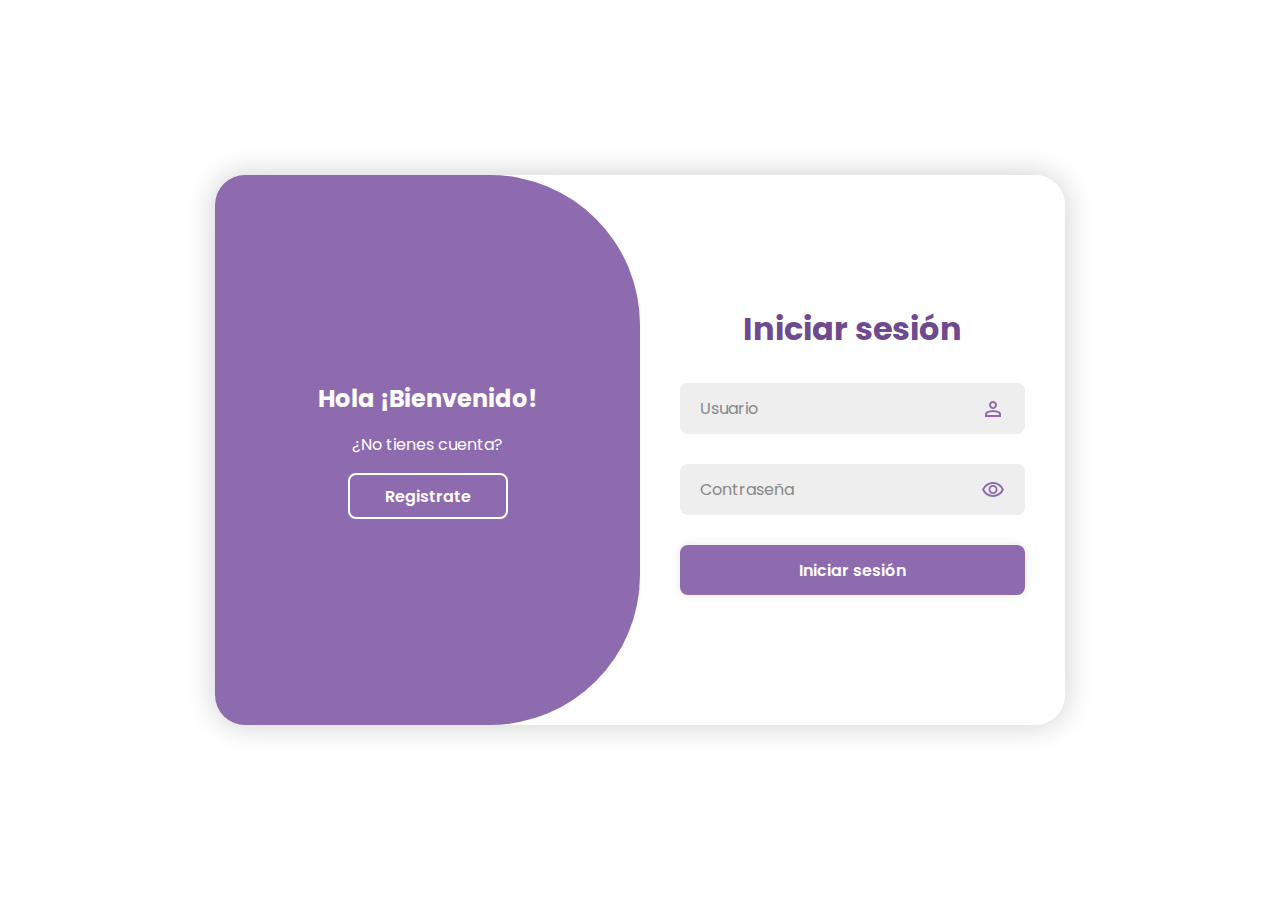
<file: index.html>
<!DOCTYPE html>
<html lang="en">
<head>
    <meta charset="UTF-8">
    <meta name="viewport" content="width=device-width, initial-scale=1.0">
    <title>Iniciar Sesión</title>
    <link rel="shortcut icon" href="img/logo.png" type="image/x-icon">
    <link rel="stylesheet" href="index.css">
</head>
<body>
    <div class="contenedor">
        <div class="div_form login">
            <form action="" class="form">
                <h1 class="titulo_form">Iniciar sesión</h1>
                <div class="dato">
                    <input type="text" name="usuario" class="usuario_inicio" placeholder="Usuario" required>
                    <svg xmlns="http://www.w3.org/2000/svg" height="24px" viewBox="0 -960 960 960" width="24px" fill="#000000"><path d="M367-527q-47-47-47-113t47-113q47-47 113-47t113 47q47 47 47 113t-47 113q-47 47-113 47t-113-47ZM160-160v-112q0-34 17.5-62.5T224-378q62-31 126-46.5T480-440q66 0 130 15.5T736-378q29 15 46.5 43.5T800-272v112H160Zm80-80h480v-32q0-11-5.5-20T700-306q-54-27-109-40.5T480-360q-56 0-111 13.5T260-306q-9 5-14.5 14t-5.5 20v32Zm296.5-343.5Q560-607 560-640t-23.5-56.5Q513-720 480-720t-56.5 23.5Q400-673 400-640t23.5 56.5Q447-560 480-560t56.5-23.5ZM480-640Zm0 400Z"/></svg>
                </div>
                <div class="dato">
                    <input type="password" name="pass" class="pass_inicio" placeholder="Contraseña" required>
                    <svg xmlns="http://www.w3.org/2000/svg" height="24px" viewBox="0 -960 960 960" width="24px" fill="#000000"><path d="M607.5-372.5Q660-425 660-500t-52.5-127.5Q555-680 480-680t-127.5 52.5Q300-575 300-500t52.5 127.5Q405-320 480-320t127.5-52.5Zm-204-51Q372-455 372-500t31.5-76.5Q435-608 480-608t76.5 31.5Q588-545 588-500t-31.5 76.5Q525-392 480-392t-76.5-31.5ZM214-281.5Q94-363 40-500q54-137 174-218.5T480-800q146 0 266 81.5T920-500q-54 137-174 218.5T480-200q-146 0-266-81.5ZM480-500Zm207.5 160.5Q782-399 832-500q-50-101-144.5-160.5T480-720q-113 0-207.5 59.5T128-500q50 101 144.5 160.5T480-280q113 0 207.5-59.5Z"/></svg>
                </div>
                <!-- <button type="submit" class="btn btn_inicio">Iniciar sesión</button> -->
                <button class="btn btn_inicio">Iniciar sesión</button>
            </form>
        </div>

        <div class="div_form registro">
            <form action="">
                <h1 class="titulo_form">Registrarse</h1>
                <div class="dato">
                    <input type="text" name="usuario" class="usuario_registro" placeholder="Usuario" required>
                    <svg xmlns="http://www.w3.org/2000/svg" height="24px" viewBox="0 -960 960 960" width="24px" fill="#000000"><path d="M367-527q-47-47-47-113t47-113q47-47 113-47t113 47q47 47 47 113t-47 113q-47 47-113 47t-113-47ZM160-160v-112q0-34 17.5-62.5T224-378q62-31 126-46.5T480-440q66 0 130 15.5T736-378q29 15 46.5 43.5T800-272v112H160Zm80-80h480v-32q0-11-5.5-20T700-306q-54-27-109-40.5T480-360q-56 0-111 13.5T260-306q-9 5-14.5 14t-5.5 20v32Zm296.5-343.5Q560-607 560-640t-23.5-56.5Q513-720 480-720t-56.5 23.5Q400-673 400-640t23.5 56.5Q447-560 480-560t56.5-23.5ZM480-640Zm0 400Z"/></svg>
                </div>
                <div class="dato">
                    <input type="password" name="pass" class="pass_registro" placeholder="Contraseña" required>
                    <svg xmlns="http://www.w3.org/2000/svg" height="24px" viewBox="0 -960 960 960" width="24px" fill="#000000"><path d="M607.5-372.5Q660-425 660-500t-52.5-127.5Q555-680 480-680t-127.5 52.5Q300-575 300-500t52.5 127.5Q405-320 480-320t127.5-52.5Zm-204-51Q372-455 372-500t31.5-76.5Q435-608 480-608t76.5 31.5Q588-545 588-500t-31.5 76.5Q525-392 480-392t-76.5-31.5ZM214-281.5Q94-363 40-500q54-137 174-218.5T480-800q146 0 266 81.5T920-500q-54 137-174 218.5T480-200q-146 0-266-81.5ZM480-500Zm207.5 160.5Q782-399 832-500q-50-101-144.5-160.5T480-720q-113 0-207.5 59.5T128-500q50 101 144.5 160.5T480-280q113 0 207.5-59.5Z"/></svg>
                </div>
                <div class="dato">
                    <div class="sexo">
                        <div class="info_sexo select_sexo">
                            <p>Selecciona un sexo:</p>
                            <svg class="svg_select" xmlns="http://www.w3.org/2000/svg" height="24px" viewBox="0 -960 960 960" width="24px" fill="#000000"><path d="M480-344 240-584l56-56 184 184 184-184 56 56-240 240Z"/></svg>
                        </div>
                        <div class="div_sexos">
                            <p>Selecciona un sexo:</p>
                            <p>Masculino</p>
                            <p>Femenino</p>
                        </div>
                    </div>
                </div>
                <div class="dato">
                    <div class="rol">
                        <div class="info_rol select_rol">
                            <p>Rol:</p>
                            <svg class="svg_select" xmlns="http://www.w3.org/2000/svg" height="24px" viewBox="0 -960 960 960" width="24px" fill="#000000"><path d="M480-344 240-584l56-56 184 184 184-184 56 56-240 240Z"/></svg>
                        </div>
                        <div class="div_roles">
                            <p>Selecciona un rol:</p>
                            <p>Doctor</p>
                            <p>Asistente</p>
                        </div>
                    </div>
                </div>
                <button class="btn btn_registrarse">Registrarse</button>
            </form>
        </div>

        <div class="caja_sesion">
            <div class="caja_panel caja_left">
                <h1>Hola ¡Bienvenido!</h1>
                <p>¿No tienes cuenta?</p>
                <button class="btn btn_registro">Registrate</button>
            </div>

            <div class="caja_panel caja_right">
                <h1>¡Bienvenido de nuevo!</h1>
                <p>¿Ya tienes una cuenta?</p>
                <button class="btn btn_login">Iniciar sesión</button>
            </div>
        </div>
    </div>

    <div class="alerta">
        <div class="div_alerta">
            <svg xmlns="http://www.w3.org/2000/svg" height="24px" viewBox="0 -960 960 960" width="24px" fill="#000000"><path d="M508.5-291.5Q520-303 520-320t-11.5-28.5Q497-360 480-360t-28.5 11.5Q440-337 440-320t11.5 28.5Q463-280 480-280t28.5-11.5ZM440-440h80v-240h-80v240Zm40 360q-83 0-156-31.5T197-197q-54-54-85.5-127T80-480q0-83 31.5-156T197-763q54-54 127-85.5T480-880q83 0 156 31.5T763-763q54 54 85.5 127T880-480q0 83-31.5 156T763-197q-54 54-127 85.5T480-80Zm0-80q134 0 227-93t93-227q0-134-93-227t-227-93q-134 0-227 93t-93 227q0 134 93 227t227 93Zm0-320Z"/></svg>
            <div class="info_alerta">
                <h3>Licencia incorrecta</h3>
                <ul class="mensaje_alerta"></ul>  <!-- Antes era <p> -->
            </div>
        </div>
    </div>

    <script src="index.js"></script>
</body>
</html>
</file>
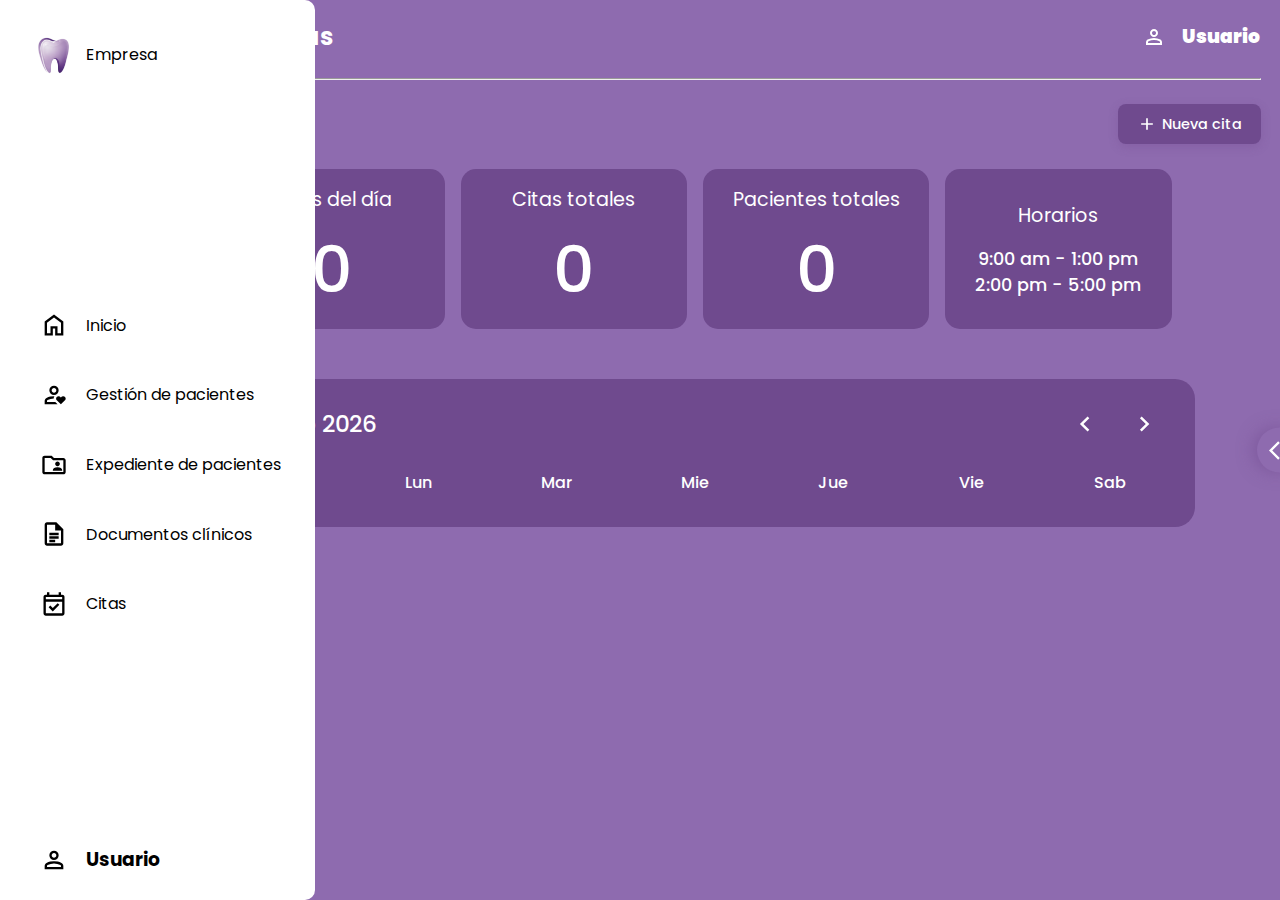
<file: citas.html>
<!DOCTYPE html>
<html lang="en">
<head>
    <meta charset="UTF-8">
    <meta name="viewport" content="width=device-width, initial-scale=1.0">
    <title>Clínica Dental - Citas</title>
    <link rel="shortcut icon" href="img/logo.png" type="image/x-icon">
    <link rel="stylesheet" href="citas.css">
</head>
<body>
    <header>
        <aside class="sidebar">
            <ul class="secciones">
                <li class="seccion no_focus elemento_logo">
                    <img class="logo" src="img/logo.png" alt="Logo">
                    <div class="seccion_info">
                        <p>Empresa</p>
                    </div>
                </li>
                <div class="grupo_menu">
                    <a href="inicio.html">
                        <li class="seccion">
                            <svg class="inicio" xmlns="http://www.w3.org/2000/svg" height="24px" viewBox="0 -960 960 960" width="24px" fill="#000000"><path d="M240-200h120v-240h240v240h120v-360L480-740 240-560v360Zm-80 80v-480l320-240 320 240v480H520v-240h-80v240H160Zm320-350Z"/></svg>
                            <div class="seccion_info">
                                <p>Inicio</p>
                            </div>
                        </li>
                    </a>
                    <a href="gest_pacientes.html">
                        <li class="seccion">
                            <svg class="gest_pacientes" xmlns="http://www.w3.org/2000/svg" height="24px" viewBox="0 -960 960 960" width="24px" fill="#000000"><path d="M480-240Zm-320 80v-112q0-34 17.5-62.5T224-378q62-31 126-46.5T480-440h14q-11 18-16.5 38.5T472-360q-54 1-107.5 14.5T260-306q-9 5-14.5 14t-5.5 20v32h283l80 80H160Zm207-367q-47-47-47-113t47-113q47-47 113-47t113 47q47 47 47 113t-47 113q-47 47-113 47t-113-47Zm169.5-56.5Q560-607 560-640t-23.5-56.5Q513-720 480-720t-56.5 23.5Q400-673 400-640t23.5 56.5Q447-560 480-560t56.5-23.5ZM480-640Zm236 480L576-300q-13-13-18.5-28t-5.5-30q0-32 23-57t59-25q28 0 44 13t38 35q20-20 36.5-34t45.5-14q37 0 59.5 25.5T880-357q0 15-6 30t-18 27L716-160Z"/></svg>
                            <div class="seccion_info">
                                <p>Gestión de pacientes</p>
                            </div>
                        </li>
                    </a>
                    <a href="exp_paciente.html">
                        <li class="seccion">
                            <svg class="exp_paciente" xmlns="http://www.w3.org/2000/svg" height="24px" viewBox="0 -960 960 960" width="24px" fill="#000000"><path d="M440-280h320v-22q0-45-44-71.5T600-400q-72 0-116 26.5T440-302v22Zm216.5-183.5Q680-487 680-520t-23.5-56.5Q633-600 600-600t-56.5 23.5Q520-553 520-520t23.5 56.5Q567-440 600-440t56.5-23.5ZM160-160q-33 0-56.5-23.5T80-240v-480q0-33 23.5-56.5T160-800h240l80 80h320q33 0 56.5 23.5T880-640v400q0 33-23.5 56.5T800-160H160Zm0-80h640v-400H447l-80-80H160v480Zm0 0v-480 480Z"/></svg>
                            <div class="seccion_info">
                                <p>Expediente de pacientes</p>
                            </div>
                        </li>
                    </a>
                    <a href="doc_clinicos.html">
                        <li class="seccion">
                            <svg class="doc_clinicos" xmlns="http://www.w3.org/2000/svg" height="24px" viewBox="0 -960 960 960" width="24px" fill="#000000"><path d="M320-440h320v-80H320v80Zm0 120h320v-80H320v80Zm0 120h200v-80H320v80ZM240-80q-33 0-56.5-23.5T160-160v-640q0-33 23.5-56.5T240-880h320l240 240v480q0 33-23.5 56.5T720-80H240Zm280-520v-200H240v640h480v-440H520ZM240-800v200-200 640-640Z"/></svg>
                            <div class="seccion_info">
                                <p>Documentos clínicos</p>
                            </div>
                        </li>
                    </a>
                    <a href="citas.html">
                        <li class="seccion">
                            <svg class="citas" xmlns="http://www.w3.org/2000/svg" height="24px" viewBox="0 -960 960 960" width="24px" fill="#000000"><path d="M438-226 296-368l58-58 84 84 168-168 58 58-226 226ZM200-80q-33 0-56.5-23.5T120-160v-560q0-33 23.5-56.5T200-800h40v-80h80v80h320v-80h80v80h40q33 0 56.5 23.5T840-720v560q0 33-23.5 56.5T760-80H200Zm0-80h560v-400H200v400Zm0-480h560v-80H200v80Zm0 0v-80 80Z"/></svg>
                            <div class="seccion_info">
                                <p>Citas</p>
                            </div>
                        </li>
                    </a>
                </div>
                <a href="index.html">
                    <li class="seccion avatar">
                        <svg class="gest_usuario" xmlns="http://www.w3.org/2000/svg" height="24px" viewBox="0 -960 960 960" width="24px" fill="#000000"><path d="M367-527q-47-47-47-113t47-113q47-47 113-47t113 47q47 47 47 113t-47 113q-47 47-113 47t-113-47ZM160-160v-112q0-34 17.5-62.5T224-378q62-31 126-46.5T480-440q66 0 130 15.5T736-378q29 15 46.5 43.5T800-272v112H160Zm80-80h480v-32q0-11-5.5-20T700-306q-54-27-109-40.5T480-360q-56 0-111 13.5T260-306q-9 5-14.5 14t-5.5 20v32Zm296.5-343.5Q560-607 560-640t-23.5-56.5Q513-720 480-720t-56.5 23.5Q400-673 400-640t23.5 56.5Q447-560 480-560t56.5-23.5ZM480-640Zm0 400Z"/></svg> 
                        <div class="seccion_info">
                            <h3 class="nombre_usuario"><span class="saludo_sexo"></span> <span class="usuario"></span></h3>
                            <p class="desc usuario_puesto"></p>
                        </div>
                    </li>
                </a>
            </ul>
        </aside>
    </header>

    <main class="contenido">
        <div class="contenido_header">
            <h2>Agenda de citas</h2>
            <div class="div_usuario">
                <svg class="gest_usuario" xmlns="http://www.w3.org/2000/svg" height="24px" viewBox="0 -960 960 960" width="24px" fill="#000000"><path d="M367-527q-47-47-47-113t47-113q47-47 113-47t113 47q47 47 47 113t-47 113q-47 47-113 47t-113-47ZM160-160v-112q0-34 17.5-62.5T224-378q62-31 126-46.5T480-440q66 0 130 15.5T736-378q29 15 46.5 43.5T800-272v112H160Zm80-80h480v-32q0-11-5.5-20T700-306q-54-27-109-40.5T480-360q-56 0-111 13.5T260-306q-9 5-14.5 14t-5.5 20v32Zm296.5-343.5Q560-607 560-640t-23.5-56.5Q513-720 480-720t-56.5 23.5Q400-673 400-640t23.5 56.5Q447-560 480-560t56.5-23.5ZM480-640Zm0 400Z"/></svg> 
                <h3><strong><span class="saludo_sexo"></span> <span class="usuario"></span></strong></h3>
            </div>
        </div>
        <hr>
        <div class="cita_header">
            <!-- <div class="busqueda_cita">
                <svg class="lupa" xmlns="http://www.w3.org/2000/svg" height="24px" viewBox="0 -960 960 960" width="24px" fill="#000000"><path d="M784-120 532-372q-30 24-69 38t-83 14q-109 0-184.5-75.5T120-580q0-109 75.5-184.5T380-840q109 0 184.5 75.5T640-580q0 44-14 83t-38 69l252 252-56 56ZM380-400q75 0 127.5-52.5T560-580q0-75-52.5-127.5T380-760q-75 0-127.5 52.5T200-580q0 75 52.5 127.5T380-400Z"/></svg>
                <input type="text" class="input_busqueda" placeholder="Buscar cita...">
            </div> -->
            <div class="interac_cita">
                <button class="btn_nueva_cita"><svg xmlns="http://www.w3.org/2000/svg" height="24px" viewBox="0 -960 960 960" width="24px" fill="#000000"><path d="M440-440H200v-80h240v-240h80v240h240v80H520v240h-80v-240Z"/></svg> 
                    Nueva cita</button>
            </div>
        </div>
        <br>
        <div class="panel">
            <div class="panel_item citas_dia">
                <p>Citas del día</p>
                <span>0</span>
            </div>
            <div class="panel_item citas_totales">
                <p>Citas totales</p>
                <span>0</span>
            </div>
            <div class="panel_item pacientes_totales">
                <p>Pacientes totales</p>
                <span>0</span>
            </div>
            <div class="panel_item horarios">
                <p>Horarios</p>
                <div class="div_horarios">
                    <span>9:00 am - 1:00 pm</span>
                    <span>2:00 pm - 5:00 pm</span>
                </div>
            </div>
        </div>

        <br><br>
        
        <div class="contenedor_calendario">
            <div class="div_calendario">
                <header>
                    <p class="mes">Febrero 2026</p>
                    <div class="iconos">
                        <svg id="left" class="icono left" xmlns="http://www.w3.org/2000/svg" height="24px" viewBox="0 -960 960 960" width="24px" fill="#000000"><path d="M560-240 320-480l240-240 56 56-184 184 184 184-56 56Z"/></svg>
                        <svg id="right" class="icono right" xmlns="http://www.w3.org/2000/svg" height="24px" viewBox="0 -960 960 960" width="24px" fill="#000000"><path d="M504-480 320-664l56-56 240 240-240 240-56-56 184-184Z"/></svg>
                    </div>
                </header>

                <div class="calendario">
                    <ul class="semanas">
                        <li>Dom</li>
                        <li>Lun</li>
                        <li>Mar</li>
                        <li>Mie</li>
                        <li>Jue</li>
                        <li>Vie</li>
                        <li>Sab</li>
                    </ul>
                    <ul class="dias"></ul>
                </div>
            </div>
        </div>
    </main>

    <div class="overlay_nueva_cita overlay">
        <div class="form">
            <div class="div_form">
                <svg class="cerrar cerrar_nueva_cita" xmlns="http://www.w3.org/2000/svg" height="24px" viewBox="0 -960 960 960" width="24px" fill="#000000"><path d="m256-200-56-56 224-224-224-224 56-56 224 224 224-224 56 56-224 224 224 224-56 56-224-224-224 224Z"/></svg>
                <h3>Agendar una cita al paciente:</h3>
                <div class="div_datos">
                    <div class="juntos nom_edad">
                        <div class="dato">
                            <p>Nombre completo:</p>
                            <div class="servicio select_paciente">
                                <div class="info_servicio info_paciente_select">
                                    <p>Selecciona un Paciente</p>
                                    <svg class="svg_select" xmlns="http://www.w3.org/2000/svg" height="24px" viewBox="0 -960 960 960" width="24px" fill="#000000"><path d="M480-344 240-584l56-56 184 184 184-184 56 56-240 240Z"/></svg>
                                </div>
                                <div class="div_servicios div_pacientes">
                                    <p>Selecciona un Paciente</p>
                                </div>
                            </div>
                        </div>
                        <!-- <div class="dato">
                            <p>Edad:</p>
                            <input type="number" name="edadCita" id="" placeholder="Ingrese la edad..." required min="0">
                        </div> -->
                        <div class="dato">
                            <p>Servicio:</p>
                            <div class="servicio">
                                <div class="info_servicio">
                                    <p>Selecciona un Servicio</p>
                                    <svg class="svg_select" xmlns="http://www.w3.org/2000/svg" height="24px" viewBox="0 -960 960 960" width="24px" fill="#000000"><path d="M480-344 240-584l56-56 184 184 184-184 56 56-240 240Z"/></svg>
                                </div>
                                <div class="div_servicios">
                                    <p>Selecciona un Servicio</p>
                                    <p class="serv_seccion" disabled>— Consultas y Visitas Generales —</p>
                                    <p>Primera visita Odontologica</p>
                                    <p>Consulta Odontopediatría</p>
                                    <p>Consulta de valoración para implantes dentales</p>
                                    <p class="serv_seccion" disabled>— Cirugía Oral y Maxilofacial —</p>
                                    <p>Extracción de piezas dentarias</p>
                                    <p>Extracción de muelas de juicio</p>
                                    <p>Exodoncia</p>
                                    <p>Cirugía de quistes dentarios</p>
                                    <p>Cirugía de prognatismo maxilar inferior</p>
                                    <p>Cirugía del tercer molar</p>
                                    <p>Apicectomía</p>
                                    <p>Alargamiento de corona</p>
                                    <p class="serv_seccion" disabled>— Endodoncia y Restauración —</p>
                                    <p>Endopostes de fibras de vidrio</p>
                                    <p class="serv_seccion" disabled>— Prótesis y Restauraciones Estéticas —</p>
                                    <p>Coronas estéticas</p>
                                    <p>Coronas infantiles</p>
                                    <p>Carillas de porcelana</p>
                                    <p>Aplicación de incrustación estética</p>
                                    <p class="serv_seccion" disabled>— Ortodoncia —</p>
                                    <p>Brackets para niños</p>
                                    <p>Brackets de zafiro</p>
                                    <p>Brackets de cerámica</p>
                                    <p class="serv_seccion" disabled>— Estética Dental —</p>
                                    <p>Blanqueamiento dental</p>
                                </div>
                            </div>
                        </div>
                    </div>
                    <div class="juntos">
                        <div class="dato">
                            <p>Fecha:</p>
                            <input type="date" name="fechaCita" id="" required>
                        </div>
                        <div class="dato">
                            <p>Hora:</p>
                            <input type="time" name="horaCita" id="" required>
                        </div>
                    </div>
                    <div class="dato">
                        <p>Motivo de consulta:</p>
                        <input type="text" name="motivoCita" placeholder="Ingrese el motivo de consulta del paciente...">
                    </div>
                    <div class="dato">
                        <p>Notas sobre la consulta:</p>
                        <textarea name="notaCita" id="" placeholder="Ingrese las notas necesarias acerca de la consulta del paciente..." required></textarea>
                    </div>
                    <div class="agregar_cita"><button type="submit" class="btn_agregar_cita">Agregar cita</button></div>
                </div>
            </div>
        </div>
    </div>

    <div class="overlay_info_citas overlay">
        <div class="div_info_citas">
            <svg class="cerrar cerrar_info_citas" xmlns="http://www.w3.org/2000/svg" height="24px" viewBox="0 -960 960 960" width="24px" fill="#000000"><path d="m256-200-56-56 224-224-224-224 56-56 224 224 224-224 56 56-224 224 224 224-56 56-224-224-224 224Z"/></svg>
            <h3>Información de las citas</h3>
            <div class="info_citas">

                <div class="info_cita">

                    <!-- <div class="info_paciente">
                        <div class="nombre_hora">
                            <p>Persona</p>
                            <p>Hora</p>
                        </div>
                        <div class="interac_info">
                            <svg class="svg_borrar" xmlns="http://www.w3.org/2000/svg" height="24px" viewBox="0 -960 960 960" width="24px" fill="#000000"><path d="M280-120q-33 0-56.5-23.5T200-200v-520h-40v-80h200v-40h240v40h200v80h-40v520q0 33-23.5 56.5T680-120H280Zm400-600H280v520h400v-520ZM360-280h80v-360h-80v360Zm160 0h80v-360h-80v360ZM280-720v520-520Z"/></svg>
                            <svg class="svg_select" xmlns="http://www.w3.org/2000/svg" height="24px" viewBox="0 -960 960 960" width="24px" fill="#000000"><path d="M480-344 240-584l56-56 184 184 184-184 56 56-240 240Z"/></svg>
                        </div>
                    </div>
                    <div class="motivo_cita">
                        <span>MOTIVO DE CONSULTA</span>
                        <p>Lorem, ipsum dolor sit amet consectetur adipisicing elit. Harum labore amet porro sunt in quidem quasi eligendi, repellendus maxime unde illo fugiat magni eaque nemo nisi? Nemo eos molestiae dicta.</p>
                    </div> -->

                </div>

            </div>
        </div>
    </div>

    <div class="div_textarea">
        <textarea name="" id="" placeholder="Use este apartado para escribir sus notas."></textarea>
        <div class="div_abrir_area">
            <svg class="abrir_area" xmlns="http://www.w3.org/2000/svg" height="24px" viewBox="0 -960 960 960" width="24px" fill="#000000"><path d="M400-80 0-480l400-400 71 71-329 329 329 329-71 71Z"/></svg>
        </div>
        <div class="div_borrar_area">
            <svg class="borrar_area" xmlns="http://www.w3.org/2000/svg" height="24px" viewBox="0 -960 960 960" width="24px" fill="#000000"><path d="M280-120q-33 0-56.5-23.5T200-200v-520h-40v-80h200v-40h240v40h200v80h-40v520q0 33-23.5 56.5T680-120H280Zm400-600H280v520h400v-520ZM360-280h80v-360h-80v360Zm160 0h80v-360h-80v360ZM280-720v520-520Z"/></svg>
        </div>
    </div>

    <div class="alerta">
        <div class="div_alerta">
            <svg xmlns="http://www.w3.org/2000/svg" height="24px" viewBox="0 -960 960 960" width="24px" fill="#000000"><path d="M508.5-291.5Q520-303 520-320t-11.5-28.5Q497-360 480-360t-28.5 11.5Q440-337 440-320t11.5 28.5Q463-280 480-280t28.5-11.5ZM440-440h80v-240h-80v240Zm40 360q-83 0-156-31.5T197-197q-54-54-85.5-127T80-480q0-83 31.5-156T197-763q54-54 127-85.5T480-880q83 0 156 31.5T763-763q54 54 85.5 127T880-480q0 83-31.5 156T763-197q-54 54-127 85.5T480-80Zm0-80q134 0 227-93t93-227q0-134-93-227t-227-93q-134 0-227 93t-93 227q0 134 93 227t227 93Zm0-320Z"/></svg>
            <div class="info_alerta">
                <h3>Campos incompletos</h3>
                <p>Es necesario llenar todos los campos</p>
            </div>
        </div>
    </div>

    <script src="citas.js"></script>
    <script src="sidebar.js"></script>
</body>
</html>
</file>
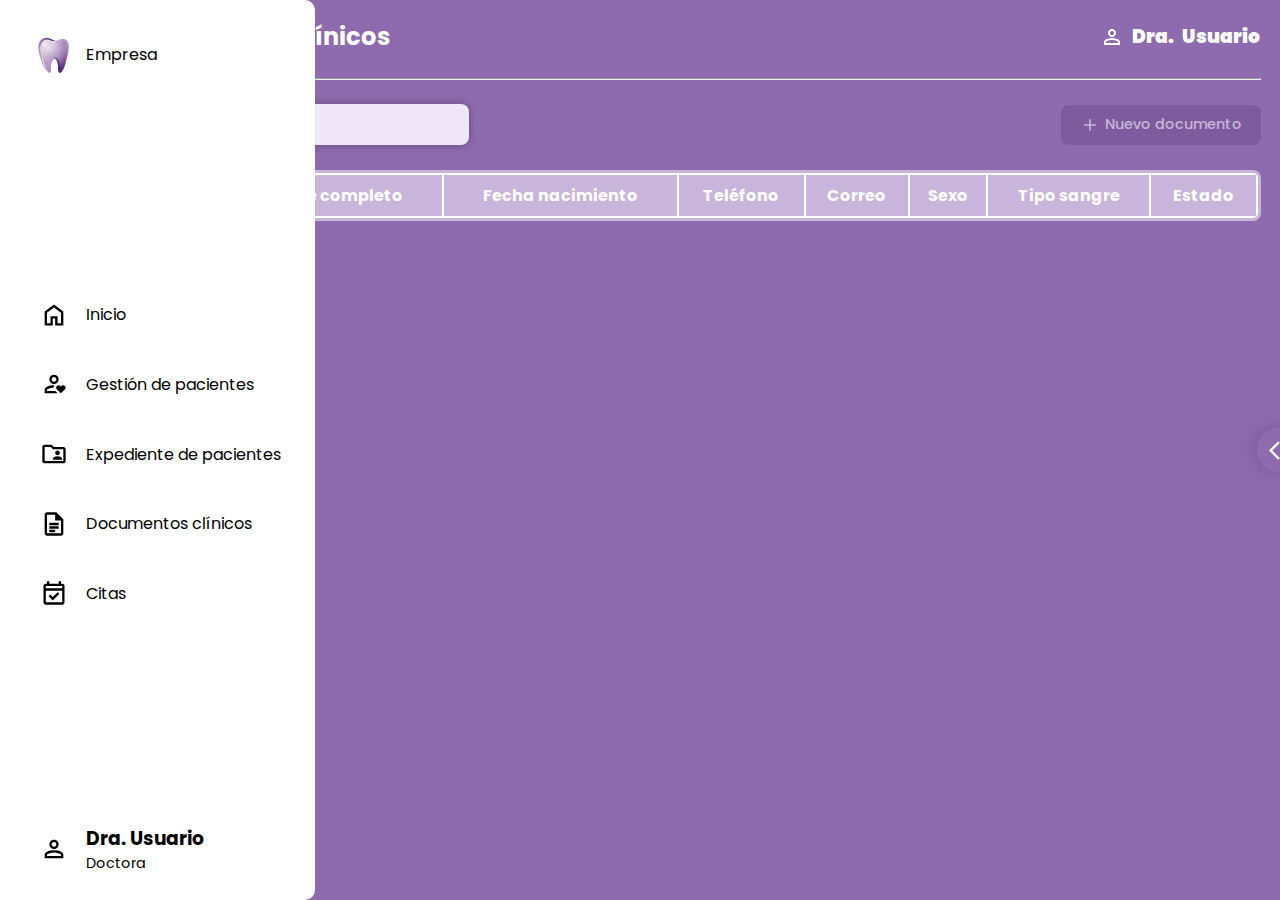
<file: doc_clinicos.html>
<!DOCTYPE html>
<html lang="en">
<head>
    <meta charset="UTF-8">
    <meta name="viewport" content="width=device-width, initial-scale=1.0">
    <title>Clínica Dental - Documentos clínicos</title>
    <link rel="shortcut icon" href="img/logo.png" type="image/x-icon">
    <link rel="stylesheet" href="doc_clinicos.css">
</head>
<body>
    <header>
        <aside class="sidebar">
            <ul class="secciones">
                <li class="seccion no_focus elemento_logo">
                    <img class="logo" src="img/logo.png" alt="Logo">
                    <div class="seccion_info">
                        <p>Empresa</p>
                    </div>
                </li>
                <div class="grupo_menu">
                    <a href="inicio.html">
                        <li class="seccion">
                            <svg class="inicio" xmlns="http://www.w3.org/2000/svg" height="24px" viewBox="0 -960 960 960" width="24px" fill="#000000"><path d="M240-200h120v-240h240v240h120v-360L480-740 240-560v360Zm-80 80v-480l320-240 320 240v480H520v-240h-80v240H160Zm320-350Z"/></svg>
                            <div class="seccion_info">
                                <p>Inicio</p>
                            </div>
                        </li>
                    </a>
                    <a href="gest_pacientes.html">
                        <li class="seccion">
                            <svg class="gest_pacientes" xmlns="http://www.w3.org/2000/svg" height="24px" viewBox="0 -960 960 960" width="24px" fill="#000000"><path d="M480-240Zm-320 80v-112q0-34 17.5-62.5T224-378q62-31 126-46.5T480-440h14q-11 18-16.5 38.5T472-360q-54 1-107.5 14.5T260-306q-9 5-14.5 14t-5.5 20v32h283l80 80H160Zm207-367q-47-47-47-113t47-113q47-47 113-47t113 47q47 47 47 113t-47 113q-47 47-113 47t-113-47Zm169.5-56.5Q560-607 560-640t-23.5-56.5Q513-720 480-720t-56.5 23.5Q400-673 400-640t23.5 56.5Q447-560 480-560t56.5-23.5ZM480-640Zm236 480L576-300q-13-13-18.5-28t-5.5-30q0-32 23-57t59-25q28 0 44 13t38 35q20-20 36.5-34t45.5-14q37 0 59.5 25.5T880-357q0 15-6 30t-18 27L716-160Z"/></svg>
                            <div class="seccion_info">
                                <p>Gestión de pacientes</p>
                            </div>
                        </li>
                    </a>
                    <a href="exp_paciente.html">
                        <li class="seccion">
                            <svg class="exp_paciente" xmlns="http://www.w3.org/2000/svg" height="24px" viewBox="0 -960 960 960" width="24px" fill="#000000"><path d="M440-280h320v-22q0-45-44-71.5T600-400q-72 0-116 26.5T440-302v22Zm216.5-183.5Q680-487 680-520t-23.5-56.5Q633-600 600-600t-56.5 23.5Q520-553 520-520t23.5 56.5Q567-440 600-440t56.5-23.5ZM160-160q-33 0-56.5-23.5T80-240v-480q0-33 23.5-56.5T160-800h240l80 80h320q33 0 56.5 23.5T880-640v400q0 33-23.5 56.5T800-160H160Zm0-80h640v-400H447l-80-80H160v480Zm0 0v-480 480Z"/></svg>
                            <div class="seccion_info">
                                <p>Expediente de pacientes</p>
                            </div>
                        </li>
                    </a>
                    <a href="doc_clinicos.html">
                        <li class="seccion">
                            <svg class="doc_clinicos" xmlns="http://www.w3.org/2000/svg" height="24px" viewBox="0 -960 960 960" width="24px" fill="#000000"><path d="M320-440h320v-80H320v80Zm0 120h320v-80H320v80Zm0 120h200v-80H320v80ZM240-80q-33 0-56.5-23.5T160-160v-640q0-33 23.5-56.5T240-880h320l240 240v480q0 33-23.5 56.5T720-80H240Zm280-520v-200H240v640h480v-440H520ZM240-800v200-200 640-640Z"/></svg>
                            <div class="seccion_info">
                                <p>Documentos clínicos</p>
                            </div>
                        </li>
                    </a>
                    <a href="citas.html">
                        <li class="seccion">
                            <svg class="citas" xmlns="http://www.w3.org/2000/svg" height="24px" viewBox="0 -960 960 960" width="24px" fill="#000000"><path d="M438-226 296-368l58-58 84 84 168-168 58 58-226 226ZM200-80q-33 0-56.5-23.5T120-160v-560q0-33 23.5-56.5T200-800h40v-80h80v80h320v-80h80v80h40q33 0 56.5 23.5T840-720v560q0 33-23.5 56.5T760-80H200Zm0-80h560v-400H200v400Zm0-480h560v-80H200v80Zm0 0v-80 80Z"/></svg>
                            <div class="seccion_info">
                                <p>Citas</p>
                            </div>
                        </li>
                    </a>
                </div>
                <a href="index.html">
                    <li class="seccion avatar">
                        <svg class="gest_usuario" xmlns="http://www.w3.org/2000/svg" height="24px" viewBox="0 -960 960 960" width="24px" fill="#000000"><path d="M367-527q-47-47-47-113t47-113q47-47 113-47t113 47q47 47 47 113t-47 113q-47 47-113 47t-113-47ZM160-160v-112q0-34 17.5-62.5T224-378q62-31 126-46.5T480-440q66 0 130 15.5T736-378q29 15 46.5 43.5T800-272v112H160Zm80-80h480v-32q0-11-5.5-20T700-306q-54-27-109-40.5T480-360q-56 0-111 13.5T260-306q-9 5-14.5 14t-5.5 20v32Zm296.5-343.5Q560-607 560-640t-23.5-56.5Q513-720 480-720t-56.5 23.5Q400-673 400-640t23.5 56.5Q447-560 480-560t56.5-23.5ZM480-640Zm0 400Z"/></svg> 
                        <div class="seccion_info">
                            <h3 class="nombre_usuario">Dra. <span class="usuario"></span></h3>
                            <p class="desc">Doctora</p>
                        </div>
                    </li>
                </a>
            </ul>
        </aside>
    </header>

    <main class="contenido">
        <div class="contenido_header">
            <h2>Documentos clínicos</h2>
            <div class="div_usuario">
                <svg class="gest_usuario" xmlns="http://www.w3.org/2000/svg" height="24px" viewBox="0 -960 960 960" width="24px" fill="#000000"><path d="M367-527q-47-47-47-113t47-113q47-47 113-47t113 47q47 47 47 113t-47 113q-47 47-113 47t-113-47ZM160-160v-112q0-34 17.5-62.5T224-378q62-31 126-46.5T480-440q66 0 130 15.5T736-378q29 15 46.5 43.5T800-272v112H160Zm80-80h480v-32q0-11-5.5-20T700-306q-54-27-109-40.5T480-360q-56 0-111 13.5T260-306q-9 5-14.5 14t-5.5 20v32Zm296.5-343.5Q560-607 560-640t-23.5-56.5Q513-720 480-720t-56.5 23.5Q400-673 400-640t23.5 56.5Q447-560 480-560t56.5-23.5ZM480-640Zm0 400Z"/></svg> 
                <h3><strong>Dra. <span class="usuario"></span></strong></h3>
            </div>
        </div>
        <hr>
        <div class="doc_clinico_header">
            <div class="busqueda_doc_clinico">
                <svg class="lupa" xmlns="http://www.w3.org/2000/svg" height="24px" viewBox="0 -960 960 960" width="24px" fill="#000000"><path d="M784-120 532-372q-30 24-69 38t-83 14q-109 0-184.5-75.5T120-580q0-109 75.5-184.5T380-840q109 0 184.5 75.5T640-580q0 44-14 83t-38 69l252 252-56 56ZM380-400q75 0 127.5-52.5T560-580q0-75-52.5-127.5T380-760q-75 0-127.5 52.5T200-580q0 75 52.5 127.5T380-400Z"/></svg>
                <input type="text" class="input_busqueda" placeholder="Buscar documento...">
            </div>
            <div class="interac_doc_clinico">
                <button class="btn_nuevo_doc"><svg xmlns="http://www.w3.org/2000/svg" height="24px" viewBox="0 -960 960 960" width="24px" fill="#000000"><path d="M440-440H200v-80h240v-240h80v240h240v80H520v240h-80v-240Z"/></svg> 
                    Nuevo documento</button>
            </div>
        </div>
        <br>
        <div class="tabla_pacientes">
            <table class="tabla">
                <thead class="tabla_header">
                    <tr class="tabla_cols">
                        <th></th>
                        <th>N°</th>
                        <th>Nombre completo</th>
                        <th>Fecha nacimiento</th>
                        <th>Teléfono</th>
                        <th>Correo</th>
                        <th>Sexo</th>
                        <th>Tipo sangre</th>
                        <th>Estado</th>
                    </tr>
                </thead>
                <tbody class="tabla_cuerpo"></tbody>
            </table>
        </div>
        <br>
        <div class="div_docs">
            <!-- Documentos de cada persona individualmente -->
            <span class="sin_docs">El paciente aún no cuenta con documentos clínicos.</span>
        </div>
        <br>
    </main>
    
    <div class="overlay">
        <div class="documento">
            <div class="doc_agrandar">
                <div class="doc_titulo">
                    <div class="info_doc">
                        <svg xmlns="http://www.w3.org/2000/svg" height="20px" viewBox="0 -960 960 960" width="20px" fill="#ffffff"><path d="M320-440h320v-80H320v80Zm0 120h320v-80H320v80Zm0 120h200v-80H320v80ZM240-80q-33 0-56.5-23.5T160-160v-640q0-33 23.5-56.5T240-880h320l240 240v480q0 33-23.5 56.5T720-80H240Z"/></svg>
                        <span class="titulo_archivo">Titulo documento.pdf</span>
                    </div>
                    <div class="btn_fullscreen" id="btn_fullscreen" title="Pantalla completa">
                        <a download title="Descargar"><svg xmlns="http://www.w3.org/2000/svg" height="20px" viewBox="0 -960 960 960" width="20px" fill="#ffffff"><path d="M480-320 280-520l56-58 104 104v-326h80v326l104-104 56 58-200 200ZM240-160q-33 0-56.5-23.5T160-240v-120h80v120h480v-120h80v120q0 33-23.5 56.5T720-160H240Z"/></svg></a>
                        <svg class="agrandar_doc" xmlns="http://www.w3.org/2000/svg" height="20px" viewBox="0 -960 960 960" width="20px" fill="#000000"><path d="M120-120v-200h80v120h120v80H120Zm520 0v-80h120v-120h80v200H640ZM120-640v-200h200v80H200v120h-80Zm640 0v-120H640v-80h200v200h-80Z"/></svg>
                        <svg class="eliminar_doc" xmlns="http://www.w3.org/2000/svg" height="24px" viewBox="0 -960 960 960" width="24px" fill="#000000"><path d="M280-120q-33 0-56.5-23.5T200-200v-520h-40v-80h200v-40h240v40h200v80h-40v520q0 33-23.5 56.5T680-120H280Zm400-600H280v520h400v-520ZM360-280h80v-360h-80v360Zm160 0h80v-360h-80v360ZM280-720v520-520Z"/></svg>
                        <svg class="cerrar_doc" xmlns="http://www.w3.org/2000/svg" height="20px" viewBox="0 -960 960 960" width="20px" fill="#000000"><path d="m256-200-56-56 224-224-224-224 56-56 224 224 224-224 56 56-224 224 224 224-56 56-224-224-224 224Z"/></svg>
                    </div>
                </div>
                <embed class="archivo" type="application/pdf">
            </div>
        </div>
    </div>

    <div class="overlay_nuevo_doc overlay">
        <div class="form">
            <div class="div_form">
                <svg class="cerrar cerrar_nuevo_doc" xmlns="http://www.w3.org/2000/svg" height="24px" viewBox="0 -960 960 960" width="24px" fill="#000000"><path d="m256-200-56-56 224-224-224-224 56-56 224 224 224-224 56 56-224 224 224 224-56 56-224-224-224 224Z"/></svg>
                <h3>Ingrese un nuevo documento clínico:</h3>
                <div class="div_datos">
                    <div class="juntos n_nom_edad">
                        <div class="dato">
                            <p>N°:</p>
                            <input type="number" name="nCita" id="" placeholder="Ingrese el N°..." required min="0" readonly>
                        </div>
                        <div class="dato">
                            <p>Nombre completo:</p>
                            <input type="text" name="nombreCita" id="" placeholder="Ingrese el nombre completo..." readonly>
                        </div>
                    </div>
                    <div class="juntos">
                        <div class="dato">
                            <p>📁 Cargue el documento:</p>
                            <input class="subirArchivo" type="file" name="archivo" id="" accept="application/pdf">
                        </div>
                    </div>
                    <div class="agregar_doc"><button type="submit" class="btn_agregar_doc">Agregar documento</button></div>
                </div>
            </div>
        </div>
    </div>

    <div class="div_textarea">
        <textarea name="" id="" placeholder="Use este apartado para escribir sus notas."></textarea>
        <div class="div_abrir_area">
            <svg class="abrir_area" xmlns="http://www.w3.org/2000/svg" height="24px" viewBox="0 -960 960 960" width="24px" fill="#000000"><path d="M400-80 0-480l400-400 71 71-329 329 329 329-71 71Z"/></svg>
        </div>
        <div class="div_borrar_area">
            <svg class="borrar_area" xmlns="http://www.w3.org/2000/svg" height="24px" viewBox="0 -960 960 960" width="24px" fill="#000000"><path d="M280-120q-33 0-56.5-23.5T200-200v-520h-40v-80h200v-40h240v40h200v80h-40v520q0 33-23.5 56.5T680-120H280Zm400-600H280v520h400v-520ZM360-280h80v-360h-80v360Zm160 0h80v-360h-80v360ZM280-720v520-520Z"/></svg>
        </div>
    </div>

    <script src="doc_clinicos.js"></script>
    <script src="sidebar.js"></script>
</body>
</html>
</file>
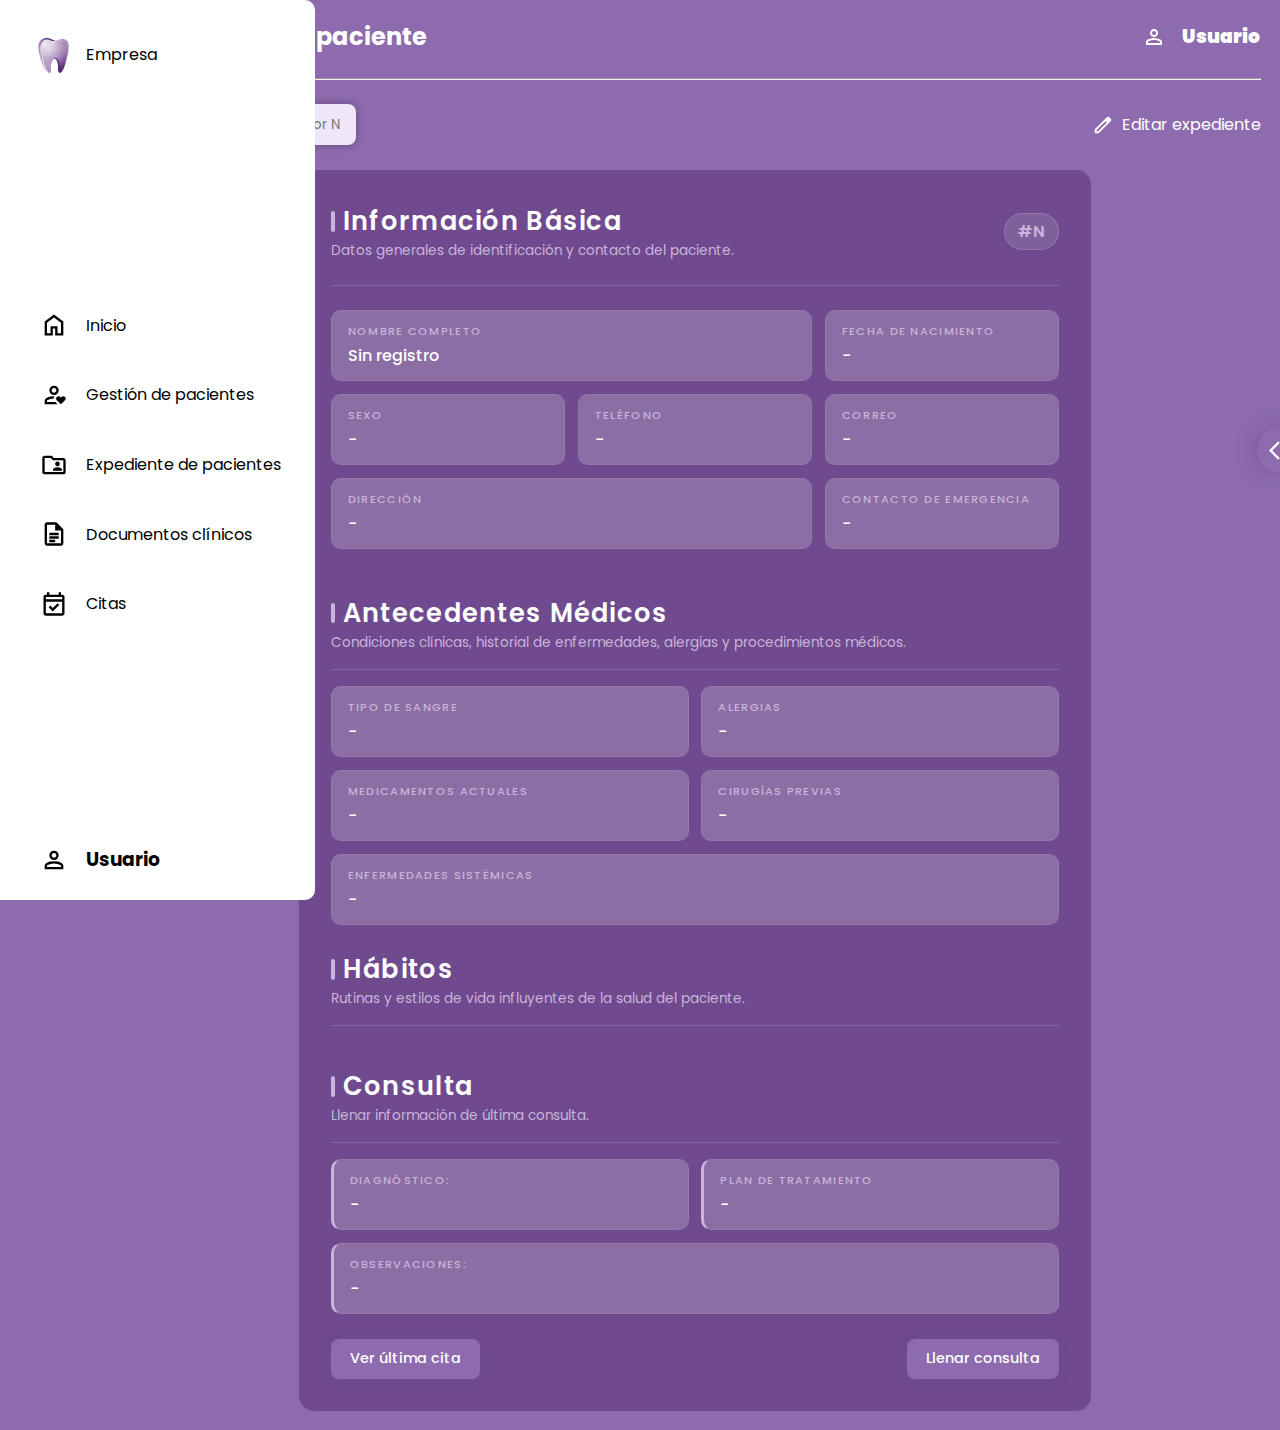
<file: exp_paciente.html>
<!DOCTYPE html>
<html lang="en">
<head>
    <meta charset="UTF-8">
    <meta name="viewport" content="width=device-width, initial-scale=1.0">
    <title>Clínica Dental - Expediente del paciente</title>
    <link rel="shortcut icon" href="img/logo.png" type="image/x-icon">
    <link rel="stylesheet" href="exp_paciente.css">
</head>
<body>
    <header>
        <aside class="sidebar">
            <ul class="secciones">
                <li class="seccion no_focus elemento_logo">
                    <img class="logo" src="img/logo.png" alt="Logo">
                    <div class="seccion_info">
                        <p>Empresa</p>
                    </div>
                </li>
                <div class="grupo_menu">
                    <a href="inicio.html">
                        <li class="seccion">
                            <svg class="inicio" xmlns="http://www.w3.org/2000/svg" height="24px" viewBox="0 -960 960 960" width="24px" fill="#000000"><path d="M240-200h120v-240h240v240h120v-360L480-740 240-560v360Zm-80 80v-480l320-240 320 240v480H520v-240h-80v240H160Zm320-350Z"/></svg>
                            <div class="seccion_info">
                                <p>Inicio</p>
                            </div>
                        </li>
                    </a>
                    <a href="gest_pacientes.html">
                        <li class="seccion">
                            <svg class="gest_pacientes" xmlns="http://www.w3.org/2000/svg" height="24px" viewBox="0 -960 960 960" width="24px" fill="#000000"><path d="M480-240Zm-320 80v-112q0-34 17.5-62.5T224-378q62-31 126-46.5T480-440h14q-11 18-16.5 38.5T472-360q-54 1-107.5 14.5T260-306q-9 5-14.5 14t-5.5 20v32h283l80 80H160Zm207-367q-47-47-47-113t47-113q47-47 113-47t113 47q47 47 47 113t-47 113q-47 47-113 47t-113-47Zm169.5-56.5Q560-607 560-640t-23.5-56.5Q513-720 480-720t-56.5 23.5Q400-673 400-640t23.5 56.5Q447-560 480-560t56.5-23.5ZM480-640Zm236 480L576-300q-13-13-18.5-28t-5.5-30q0-32 23-57t59-25q28 0 44 13t38 35q20-20 36.5-34t45.5-14q37 0 59.5 25.5T880-357q0 15-6 30t-18 27L716-160Z"/></svg>
                            <div class="seccion_info">
                                <p>Gestión de pacientes</p>
                            </div>
                        </li>
                    </a>
                    <a href="exp_paciente.html">
                        <li class="seccion">
                            <svg class="exp_paciente" xmlns="http://www.w3.org/2000/svg" height="24px" viewBox="0 -960 960 960" width="24px" fill="#000000"><path d="M440-280h320v-22q0-45-44-71.5T600-400q-72 0-116 26.5T440-302v22Zm216.5-183.5Q680-487 680-520t-23.5-56.5Q633-600 600-600t-56.5 23.5Q520-553 520-520t23.5 56.5Q567-440 600-440t56.5-23.5ZM160-160q-33 0-56.5-23.5T80-240v-480q0-33 23.5-56.5T160-800h240l80 80h320q33 0 56.5 23.5T880-640v400q0 33-23.5 56.5T800-160H160Zm0-80h640v-400H447l-80-80H160v480Zm0 0v-480 480Z"/></svg>
                            <div class="seccion_info">
                                <p>Expediente de pacientes</p>
                            </div>
                        </li>
                    </a>
                    <a href="doc_clinicos.html">
                        <li class="seccion">
                            <svg class="doc_clinicos" xmlns="http://www.w3.org/2000/svg" height="24px" viewBox="0 -960 960 960" width="24px" fill="#000000"><path d="M320-440h320v-80H320v80Zm0 120h320v-80H320v80Zm0 120h200v-80H320v80ZM240-80q-33 0-56.5-23.5T160-160v-640q0-33 23.5-56.5T240-880h320l240 240v480q0 33-23.5 56.5T720-80H240Zm280-520v-200H240v640h480v-440H520ZM240-800v200-200 640-640Z"/></svg>
                            <div class="seccion_info">
                                <p>Documentos clínicos</p>
                            </div>
                        </li>
                    </a>
                    <a href="citas.html">
                        <li class="seccion">
                            <svg class="citas" xmlns="http://www.w3.org/2000/svg" height="24px" viewBox="0 -960 960 960" width="24px" fill="#000000"><path d="M438-226 296-368l58-58 84 84 168-168 58 58-226 226ZM200-80q-33 0-56.5-23.5T120-160v-560q0-33 23.5-56.5T200-800h40v-80h80v80h320v-80h80v80h40q33 0 56.5 23.5T840-720v560q0 33-23.5 56.5T760-80H200Zm0-80h560v-400H200v400Zm0-480h560v-80H200v80Zm0 0v-80 80Z"/></svg>
                            <div class="seccion_info">
                                <p>Citas</p>
                            </div>
                        </li>
                    </a>
                </div>
                <a href="index.html">
                    <li class="seccion avatar">
                        <svg class="gest_usuario" xmlns="http://www.w3.org/2000/svg" height="24px" viewBox="0 -960 960 960" width="24px" fill="#000000"><path d="M367-527q-47-47-47-113t47-113q47-47 113-47t113 47q47 47 47 113t-47 113q-47 47-113 47t-113-47ZM160-160v-112q0-34 17.5-62.5T224-378q62-31 126-46.5T480-440q66 0 130 15.5T736-378q29 15 46.5 43.5T800-272v112H160Zm80-80h480v-32q0-11-5.5-20T700-306q-54-27-109-40.5T480-360q-56 0-111 13.5T260-306q-9 5-14.5 14t-5.5 20v32Zm296.5-343.5Q560-607 560-640t-23.5-56.5Q513-720 480-720t-56.5 23.5Q400-673 400-640t23.5 56.5Q447-560 480-560t56.5-23.5ZM480-640Zm0 400Z"/></svg> 
                        <div class="seccion_info">
                            <h3 class="nombre_usuario"><span class="saludo_sexo"></span> <span class="usuario"></span></h3>
                            <p class="desc usuario_puesto"></p>
                        </div>
                    </li>
                </a>
            </ul>
        </aside>
    </header>
    
    <main class="contenido">
        <div class="contenido_header">
            <h2>Expediente del paciente</h2>
            <div class="div_usuario">
                <svg class="gest_usuario" xmlns="http://www.w3.org/2000/svg" height="24px" viewBox="0 -960 960 960" width="24px" fill="#000000"><path d="M367-527q-47-47-47-113t47-113q47-47 113-47t113 47q47 47 47 113t-47 113q-47 47-113 47t-113-47ZM160-160v-112q0-34 17.5-62.5T224-378q62-31 126-46.5T480-440q66 0 130 15.5T736-378q29 15 46.5 43.5T800-272v112H160Zm80-80h480v-32q0-11-5.5-20T700-306q-54-27-109-40.5T480-360q-56 0-111 13.5T260-306q-9 5-14.5 14t-5.5 20v32Zm296.5-343.5Q560-607 560-640t-23.5-56.5Q513-720 480-720t-56.5 23.5Q400-673 400-640t23.5 56.5Q447-560 480-560t56.5-23.5ZM480-640Zm0 400Z"/></svg> 
                <h3><strong><span class="saludo_sexo"></span> <span class="usuario"></span></strong></h3>
            </div>
        </div>
        <hr>
        <div class="pacientes_header">
            <div class="busqueda_doc_clinico">
                <svg class="lupa" xmlns="http://www.w3.org/2000/svg" height="24px" viewBox="0 -960 960 960" width="24px" fill="#000000"><path d="M784-120 532-372q-30 24-69 38t-83 14q-109 0-184.5-75.5T120-580q0-109 75.5-184.5T380-840q109 0 184.5 75.5T640-580q0 44-14 83t-38 69l252 252-56 56ZM380-400q75 0 127.5-52.5T560-580q0-75-52.5-127.5T380-760q-75 0-127.5 52.5T200-580q0 75 52.5 127.5T380-400Z"/></svg>
                <input type="text" class="input_busqueda" placeholder="Buscar expediente por N°...">
            </div>
            <div class="interac_tabla">
                <div class="editar_exp">
                    <svg xmlns="http://www.w3.org/2000/svg" height="24px" viewBox="0 -960 960 960" width="24px" fill="#ffffff"><path d="M200-200h57l391-391-57-57-391 391v57Zm-80 80v-170l528-527q12-11 26.5-17t30.5-6q16 0 31 6t26 18l55 56q12 11 17.5 26t5.5 30q0 16-5.5 30.5T817-647L290-120H120Zm640-584-56-56 56 56Zm-141 85-28-29 57 57-29-28Z"/></svg>
                    <p>Editar expediente</p>
                </div>
            </div>
        </div>
        <br>
        <div class="expediente">
            <div class="div_expediente">
                <div class="info_basica">
                    <div class="titulo_info_basica">
                        <div class="div_seccion">
                            <h3>Información Básica</h3>
                            <p>Datos generales de identificación y contacto del paciente.</p>
                        </div>
                        <span class="ID">-</span>
                    </div>
                    <div class="info_info_basica">
                        <div class="info_campo ancho2">
                            <span class="label">Nombre completo</span>
                            <span class="valor nombre">-</span>
                        </div>
                        <div class="info_campo">
                            <span class="label">Fecha de nacimiento</span>
                            <span class="valor fechaNac">-</span>
                        </div>
                        <div class="info_campo">
                            <span class="label">Sexo</span>
                            <span class="valor sexo">-</span>
                        </div>
                        <div class="info_campo">
                            <span class="label">Teléfono</span>
                            <span class="valor tel">-</span>
                        </div>
                        <div class="info_campo">
                            <span class="label">Correo</span>
                            <span class="valor correo">-</span>
                        </div>
                        <div class="info_campo">
                            <span class="label">Dirección</span>
                            <span class="valor dir">-</span>
                        </div>
                        <div class="info_campo">
                            <span class="label">Contacto de emergencia</span>
                            <span class="valor contacto">-</span>
                        </div>
                    </div>
                </div>

                <!-- <hr class="division"> -->
                <br>
                
                <div class="antec_med">
                    <div class="titulo_antec_med div_seccion">
                        <h3>Antecedentes Médicos</h3>
                        <p>Condiciones clínicas, historial de enfermedades, alergias y procedimientos médicos.</p>
                    </div>
                    <div class="div_antec_med">
                        <div class="antec_campo">
                            <span class="label">Tipo de sangre</span>
                            <span class="valor tipo_sangre">-</span>
                        </div>
                        <div class="antec_campo">
                            <span class="label">Alergias</span>
                            <span class="valor alergias">-</span>
                        </div>
                        <div class="antec_campo">
                            <span class="label">Medicamentos actuales</span>
                            <span class="valor med_act">-</span>
                        </div>
                        <div class="antec_campo">
                            <span class="label">Cirugías previas</span>
                            <span class="valor cir_prev">-</span>
                        </div>
                        <div class="antec_campo ancho_completo">
                            <span class="label">Enfermedades sistémicas</span>
                            <span class="valor enf_sistem">-</span>
                        </div>
                    </div>
                </div>

                <br>

                <div class="habitos_motivo">
                    <div class="habitos_card">
                        <div class="titulo_seccion div_seccion">
                            <h3>Hábitos</h3>
                            <p>Rutinas y estilos de vida influyentes de la salud del paciente.</p>
                        </div>
                        <div class="div_habitos">
                            <!-- Items generados por JS -->
                        </div>
                    </div>

                    <!-- <div class="motivo_card">
                        <div class="titulo_seccion"><h3>Motivo</h3></div>
                        <div class="div_consulta">
                            <div class="consulta_campo">
                                <span class="label">Motivo</span>
                                <span class="valor info_motivo">-</span>
                            </div>
                            <div class="consulta_campo">
                                <span class="label">Dolor actual</span>
                                <span class="valor info_dolor_act">-</span>
                            </div>
                        </div>
                    </div> -->
                </div>

                <br>

                <div class="info_consulta">
                    <div class="titulo_info_consulta">
                        <h3>Consulta</h3>
                        <p>Llenar información de última consulta.</p>
                    </div>
                    <div class="div_info_consulta">
                        <div class="div_info_consulta_campo">
                            <span class="label">Diagnóstico:</span>
                            <span class="valor diagnostico">-</span>
                        </div>
                        <div class="div_info_consulta_campo">
                            <span class="label">Plan de Tratamiento</span>
                            <span class="valor tratamiento">-</span>
                        </div>
                        <div class="div_info_consulta_campo">
                            <span class="label">Observaciones:</span>
                            <span class="valor observaciones">-</span>
                        </div>
                    </div>
                    <br>
                    <div class="div_btn_consulta">
                        <div class="btn_cita">
                            <p>Ver última cita</p>
                        </div>
                        <div class="btn_consulta">
                            <p>Llenar consulta</p>
                        </div>
                    </div>
                </div>
            </div>
        </div>
    </main>

    <div class="overlay_llenar_consulta overlay">
        <div class="form">
            <div class="div_form">
                <svg class="cerrar cerrar_consulta" xmlns="http://www.w3.org/2000/svg" height="24px" viewBox="0 -960 960 960" width="24px" fill="#000000"><path d="m256-200-56-56 224-224-224-224 56-56 224 224 224-224 56 56-224 224 224 224-56 56-224-224-224 224Z"/></svg>
                <h3>Llenar datos de consulta</h3>
                
                <div class="div_datos">
                    <div class="dato">
                        <p>Diagnóstico:</p>
                        <input type="text" name="diagnosticoConsulta" placeholder="Ingrese el diagnóstico...">
                    </div>
                    <div class="dato">
                        <p>Plan de tratamiento:</p>
                        <input type="text" name="tratamientoConsulta" placeholder="Ingrese el plan de tratamiento...">
                    </div>
                    <div class="dato">
                        <p>Observaciones:</p>
                        <textarea name="observacionesConsulta" rows="4" placeholder="Ingrese las observaciones..."></textarea>
                    </div>

                    <div class="agregar_doc">
                        <button class="btn_conf_consulta">Guardar consulta</button>
                    </div>
                </div>
            </div>
        </div>
    </div>

    <div class="overlay_editar_exp overlay">
        <div class="form">
            <div class="secciones_form">
                <div class="seccion info_basica activo">
                    <span>1</span>
                    <h3>Información Básica</h3>
                </div>
                <div class="seccion antec_med">
                    <span>2</span>
                    <h3>Antecedentes Médicos</h3>
                </div>
                <div class="seccion perfil_dental">
                    <span>3</span>
                    <h3>Perfil Dental</h3>
                </div>
            </div>

            <div class="carrusel_forms">
                <div class="div_form">
                    <svg class="cerrar cerrar_nuevo_paciente" xmlns="http://www.w3.org/2000/svg" height="24px" viewBox="0 -960 960 960" width="24px" fill="#000000"><path d="m256-200-56-56 224-224-224-224 56-56 224 224 224-224 56 56-224 224 224 224-56 56-224-224-224 224Z"/></svg>
                    <h3>Información Básica:</h3>
                    <div class="div_datos">

                        <div class="nombre_edad">
                            <div class="dato">
                                <p>Nombre completo:</p>
                                <input type="text" name="nombreEditar" placeholder="Ingrese el nombre completo..." required>
                            </div>
                            <div class="dato">
                                <p>Sexo:</p>
                                <div class="sexo">
                                    <div class="info_sexo">
                                        <p>Selecciona un sexo</p>
                                        <svg class="svg_select" xmlns="http://www.w3.org/2000/svg" height="24px" viewBox="0 -960 960 960" width="24px" fill="#000000"><path d="M480-344 240-584l56-56 184 184 184-184 56 56-240 240Z"/></svg>
                                    </div>
                                    <div class="div_sexos">
                                        <p>Selecciona un sexo</p>
                                        <p>M <svg class="flecha" xmlns="http://www.w3.org/2000/svg" height="24px" viewBox="0 -960 960 960" width="24px" fill="#000000"><path d="m560-240-56-58 142-142H160v-80h486L504-662l56-58 240 240-240 240Z"/></svg> Masculino</p>
                                        <p>F <svg class="flecha" xmlns="http://www.w3.org/2000/svg" height="24px" viewBox="0 -960 960 960" width="24px" fill="#000000"><path d="m560-240-56-58 142-142H160v-80h486L504-662l56-58 240 240-240 240Z"/></svg> Femenino</p>
                                    </div>
                                </div>
                            </div>
                        </div>

                        <div class="fecha_nac">
                            <div class="dato">
                                <p>Año de nacimiento:</p>
                                <input type="number" inputmode="numeric" name="anioAgregar" placeholder="Ej: 1990" min="1920" max="2025" maxlength="4" pattern="\d{1,4}" oninput="if(this.value.length > 4) this.value = this.value.slice(0,4)">
                            </div>
                            <div class="dato">
                                <p>Mes de nacimiento:</p>
                                <div class="sexo select_mes_Editar">
                                    <div class="info_sexo info_mes_Editar">
                                        <p>Mes</p>
                                        <svg class="svg_select" xmlns="http://www.w3.org/2000/svg" height="24px" viewBox="0 -960 960 960" width="24px" fill="#000000"><path d="M480-344 240-584l56-56 184 184 184-184 56 56-240 240Z"/></svg>
                                    </div>
                                    <div class="div_sexos div_mes_Editar">
                                        <p>Mes</p>
                                        <p data-val="01">Enero</p>
                                        <p data-val="02">Febrero</p>
                                        <p data-val="03">Marzo</p>
                                        <p data-val="04">Abril</p>
                                        <p data-val="05">Mayo</p>
                                        <p data-val="06">Junio</p>
                                        <p data-val="07">Julio</p>
                                        <p data-val="08">Agosto</p>
                                        <p data-val="09">Septiembre</p>
                                        <p data-val="10">Octubre</p>
                                        <p data-val="11">Noviembre</p>
                                        <p data-val="12">Diciembre</p>
                                    </div>
                                </div>
                            </div>
                            <div class="dato">
                                <p>Día de nacimiento:</p>
                                <div class="sexo select_dia_Editar">
                                    <div class="info_sexo info_dia_Editar">
                                        <p>Día</p>
                                        <svg class="svg_select" xmlns="http://www.w3.org/2000/svg" height="24px" viewBox="0 -960 960 960" width="24px" fill="#000000"><path d="M480-344 240-584l56-56 184 184 184-184 56 56-240 240Z"/></svg>
                                    </div>
                                    <div class="div_sexos div_dia_Editar">
                                        <p>Día</p>
                                        <!-- Los días se generan con JS -->
                                    </div>
                                </div>
                            </div>
                        </div>

                        <div class="tel_correo">
                            <div class="dato">
                                <p>Teléfono:</p>
                                <input type="number" name="telefonoEditar" placeholder="Ingrese el teléfono..." maxlength="10" pattern="\d{1,10}" oninput="if(this.value.length > 10) this.value = this.value.slice(0,10)" required>
                            </div>
                            <div class="dato">
                                <p>Correo:</p>
                                <input type="email" name="correoEditar" placeholder="Ingrese el correo..." required>
                            </div>
                        </div>

                        <div class="dir_emergencia">
                            <div class="dato">
                                <p>Dirección:</p>
                                <input type="text" name="direccionEditar" placeholder="Ingrese la dirección..." required>
                            </div>
                            <div class="dato">
                                <p>Contacto de emergencia:</p>
                                <input type="number" name="emergenciaEditar" placeholder="Ingrese el teléfono..." maxlength="10" pattern="\d{1,10}" oninput="if(this.value.length > 10) this.value = this.value.slice(0,10)" required>
                            </div>
                        </div>

                        <!-- <div class="dato">
                            <p>Motivo de consulta:</p>
                            <input type="text" name="motivoEditar" placeholder="Ingrese el motivo de consulta...">
                        </div> -->
                    </div>
                </div>

                <div class="div_form">
                    <svg class="cerrar cerrar_nuevo_paciente" xmlns="http://www.w3.org/2000/svg" height="24px" viewBox="0 -960 960 960" width="24px" fill="#000000"><path d="m256-200-56-56 224-224-224-224 56-56 224 224 224-224 56 56-224 224 224 224-56 56-224-224-224 224Z"/></svg>
                    <h3>Antecedentes Médicos:</h3>
                    <div class="div_datos">

                        <div class="dato">
                            <p>Tipo de sangre:</p>
                            <div class="sangre">
                                <div class="info_sangre">
                                    <p>Selecciona un tipo de sangre:</p>
                                    <svg class="svg_select" xmlns="http://www.w3.org/2000/svg" height="24px" viewBox="0 -960 960 960" width="24px" fill="#000000"><path d="M480-344 240-584l56-56 184 184 184-184 56 56-240 240Z"/></svg>
                                </div>
                                <div class="div_sangres">
                                    <p>Selecciona un tipo de sangre</p>
                                    <p>A+</p>
                                    <p>A-</p>
                                    <p>B+</p>
                                    <p>B-</p>
                                    <p>AB+</p>
                                    <p>AB-</p>
                                    <p>O+</p>
                                    <p>O-</p>
                                </div>
                            </div>
                        </div>
                        <div class="dato">
                            <p>Alergias:</p>
                            <input type="text" name="alergiasEditar" placeholder="Ingrese las alergias..." required>
                        </div>

                        <div class="dato">
                            <p>Medicamentos actuales:</p>
                            <input type="text" name="medActEditar" placeholder="Ingrese los medicamentos..." required>
                        </div>
                        <div class="dato">
                            <p>Cirugías previas:</p>
                            <input type="text" name="cirugiasEditar" placeholder="Ingrese las cirugias..." required>
                        </div>

                        <div class="dato">
                            <p>Enfermedades sistémicas:</p>
                            <input type="text" name="enfEditar" placeholder="Ingrese las enfermedades...">
                        </div>
                    </div>
                </div>

                <div class="div_form">
                    <svg class="cerrar cerrar_nuevo_paciente" xmlns="http://www.w3.org/2000/svg" height="24px" viewBox="0 -960 960 960" width="24px" fill="#000000"><path d="m256-200-56-56 224-224-224-224 56-56 224 224 224-224 56 56-224 224 224 224-56 56-224-224-224 224Z"/></svg>
                    <h3>Perfil Dental:</h3>
                    <div class="div_datos">

                        <div class="dato">
                            <p>Hábitos:</p>
                            <div class="habitos_grid">
                                <label class="habito_item">
                                    <input type="checkbox" name="habitoFumar">
                                    <span class="habito_label">🚬 Fumar</span>
                                </label>
                                <label class="habito_item">
                                    <input type="checkbox" name="habitoRefrescos">
                                    <span class="habito_label">🥤 Consumir refrescos frecuentemente</span>
                                </label>
                                <label class="habito_item">
                                    <input type="checkbox" name="habitoDulces">
                                    <span class="habito_label">🍬 Consumir dulces frecuentemente</span>
                                </label>
                                <label class="habito_item">
                                    <input type="checkbox" name="habitoBruxismo">
                                    <span class="habito_label">😬 Bruxismo (rechinar dientes)</span>
                                </label>
                                <label class="habito_item">
                                    <input type="checkbox" name="habitoUnias">
                                    <span class="habito_label">💅 Morder uñas</span>
                                </label>
                                <label class="habito_item">
                                    <input type="checkbox" name="habitoHielo">
                                    <span class="habito_label">🧊 Masticar hielo</span>
                                </label>
                                <label class="habito_item">
                                    <input type="checkbox" name="habitoRespiracion">
                                    <span class="habito_label">👄 Respirar por la boca</span>
                                </label>
                                <label class="habito_item">
                                    <input type="checkbox" name="habitoEstres">
                                    <span class="habito_label">😤 Apretar dientes por estrés</span>
                                </label>
                                <label class="habito_item habito_otro">
                                    <input type="checkbox" name="habitoOtro" id="checkOtro">
                                    <span class="habito_label">➕ Otro:</span>
                                    <input type="text" name="habitoOtroTexto" class="input_habito_otro" placeholder="Especifique..." disabled>
                                </label>
                            </div>
                        </div>

                        <!-- <div class="dato">
                            <p>Dolor o sensación actual:</p>
                            <input type="text" name="dolorEditar" placeholder="Ingrese el dolor o sensación actual...">
                        </div> -->

                    </div>
                </div>
            </div>

            <div class="div_btn_agregar">
                <div class="div_btns_forms">
                    <div class="btn_prev"><button class="btn_prev_form btns_prev_next desactivado"><svg xmlns="http://www.w3.org/2000/svg" height="24px" viewBox="0 -960 960 960" width="24px" fill="#000000"><path d="M560-240 320-480l240-240 56 56-184 184 184 184-56 56Z"/></svg></button></div>
                    <div class="btn_next"><button class="btn_next_form btns_prev_next"><svg xmlns="http://www.w3.org/2000/svg" height="24px" viewBox="0 -960 960 960" width="24px" fill="#000000"><path d="M504-480 320-664l56-56 240 240-240 240-56-56 184-184Z"/></svg></button></div>
                </div>
                <div class="enviar"><button type="submit" class="btn_editar">Editar expediente</button></div>
            </div>
        </div>
    </div>

    <div class="overlay_info_citas overlay">
        <div class="div_info_citas">
            <svg class="cerrar cerrar_info_citas" xmlns="http://www.w3.org/2000/svg" height="24px" viewBox="0 -960 960 960" width="24px" fill="#000000"><path d="m256-200-56-56 224-224-224-224 56-56 224 224 224-224 56 56-224 224 224 224-56 56-224-224-224 224Z"/></svg>
            <h3>Información de las citas</h3>
            <div class="info_citas">

                <div class="info_cita">

                    <!-- <div class="info_paciente">
                        <div class="nombre_hora">
                            <p>Persona</p>
                            <p>Hora</p>
                        </div>
                        <div class="interac_info">
                            <svg class="svg_borrar" xmlns="http://www.w3.org/2000/svg" height="24px" viewBox="0 -960 960 960" width="24px" fill="#000000"><path d="M280-120q-33 0-56.5-23.5T200-200v-520h-40v-80h200v-40h240v40h200v80h-40v520q0 33-23.5 56.5T680-120H280Zm400-600H280v520h400v-520ZM360-280h80v-360h-80v360Zm160 0h80v-360h-80v360ZM280-720v520-520Z"/></svg>
                            <svg class="svg_select" xmlns="http://www.w3.org/2000/svg" height="24px" viewBox="0 -960 960 960" width="24px" fill="#000000"><path d="M480-344 240-584l56-56 184 184 184-184 56 56-240 240Z"/></svg>
                        </div>
                    </div>
                    <div class="motivo_cita">
                        <span>MOTIVO DE CONSULTA</span>
                        <p>Lorem, ipsum dolor sit amet consectetur adipisicing elit. Harum labore amet porro sunt in quidem quasi eligendi, repellendus maxime unde illo fugiat magni eaque nemo nisi? Nemo eos molestiae dicta.</p>
                    </div> -->

                </div>

            </div>
        </div>
    </div>

    <div class="div_textarea">
        <textarea name="" id="" placeholder="Use este apartado para escribir sus notas."></textarea>
        <div class="div_abrir_area">
            <svg class="abrir_area" xmlns="http://www.w3.org/2000/svg" height="24px" viewBox="0 -960 960 960" width="24px" fill="#000000"><path d="M400-80 0-480l400-400 71 71-329 329 329 329-71 71Z"/></svg>
        </div>
        <div class="div_borrar_area">
            <svg class="borrar_area" xmlns="http://www.w3.org/2000/svg" height="24px" viewBox="0 -960 960 960" width="24px" fill="#000000"><path d="M280-120q-33 0-56.5-23.5T200-200v-520h-40v-80h200v-40h240v40h200v80h-40v520q0 33-23.5 56.5T680-120H280Zm400-600H280v520h400v-520ZM360-280h80v-360h-80v360Zm160 0h80v-360h-80v360ZM280-720v520-520Z"/></svg>
        </div>
    </div>

    <div class="alerta">
        <div class="div_alerta">
            <svg xmlns="http://www.w3.org/2000/svg" height="24px" viewBox="0 -960 960 960" width="24px" fill="#000000"><path d="M508.5-291.5Q520-303 520-320t-11.5-28.5Q497-360 480-360t-28.5 11.5Q440-337 440-320t11.5 28.5Q463-280 480-280t28.5-11.5ZM440-440h80v-240h-80v240Zm40 360q-83 0-156-31.5T197-197q-54-54-85.5-127T80-480q0-83 31.5-156T197-763q54-54 127-85.5T480-880q83 0 156 31.5T763-763q54 54 85.5 127T880-480q0 83-31.5 156T763-197q-54 54-127 85.5T480-80Zm0-80q134 0 227-93t93-227q0-134-93-227t-227-93q-134 0-227 93t-93 227q0 134 93 227t227 93Zm0-320Z"/></svg>
            <div class="info_alerta">
                <h3>Campos incompletos</h3>
                <p>Es necesario llenar todos los campos</p>
            </div>
        </div>
    </div>

    <script src="exp_paciente.js"></script>
    <script src="sidebar.js"></script>
</body>
</html>
</file>
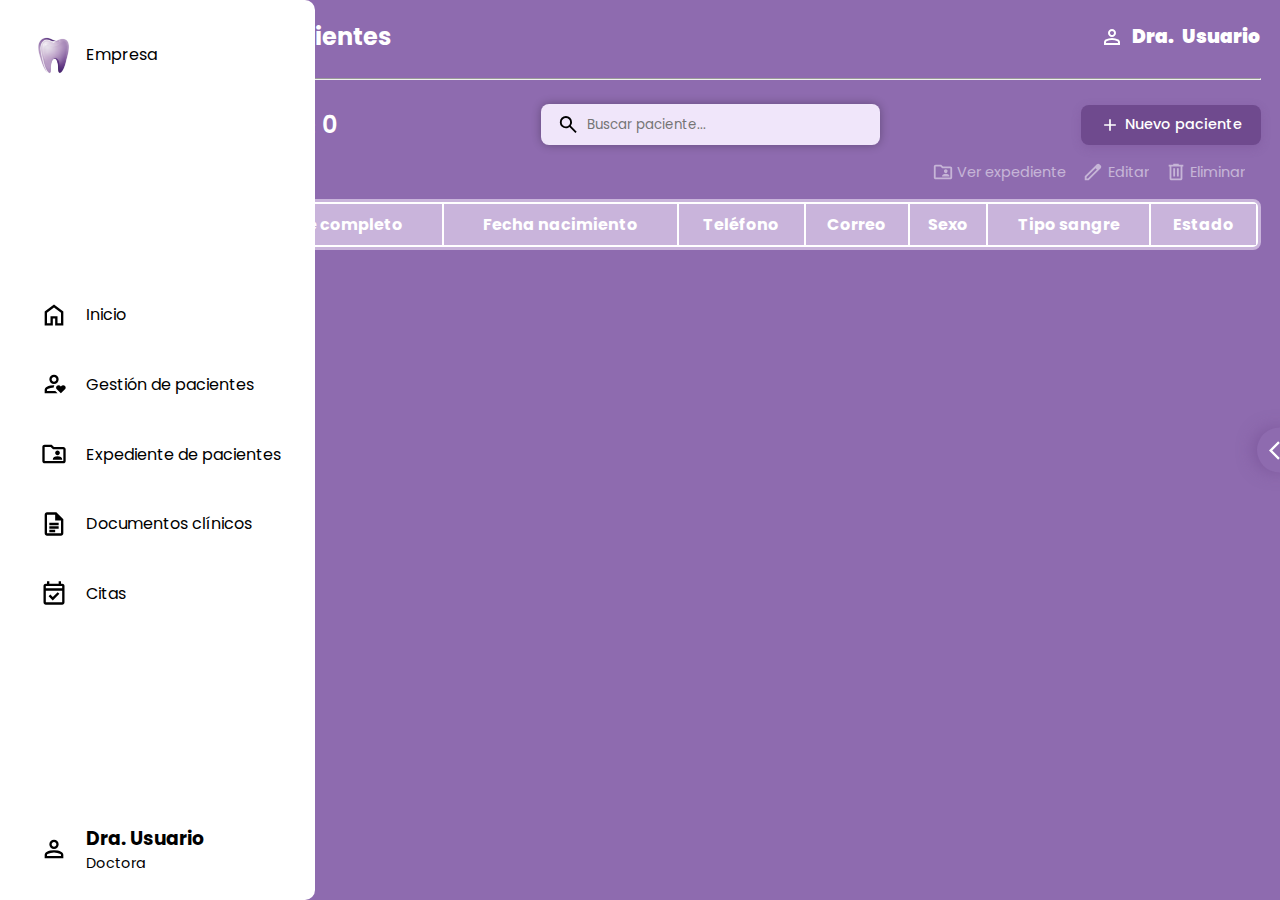
<file: gest_pacientes.html>
<!DOCTYPE html>
<html lang="en">
<head>
    <meta charset="UTF-8">
    <meta name="viewport" content="width=device-width, initial-scale=1.0">
    <title>Clínica Dental - Gestión de pacientes</title>
    <link rel="shortcut icon" href="img/logo.png" type="image/x-icon">
    <link rel="stylesheet" href="gest_pacientes.css">
</head>
<body>
    <header>
        <aside class="sidebar">
            <ul class="secciones">
                <li class="seccion no_focus elemento_logo">
                    <img class="logo" src="img/logo.png" alt="Logo">
                    <div class="seccion_info">
                        <p>Empresa</p>
                    </div>
                </li>
                <div class="grupo_menu">
                    <a href="inicio.html">
                        <li class="seccion">
                            <svg class="inicio" xmlns="http://www.w3.org/2000/svg" height="24px" viewBox="0 -960 960 960" width="24px" fill="#000000"><path d="M240-200h120v-240h240v240h120v-360L480-740 240-560v360Zm-80 80v-480l320-240 320 240v480H520v-240h-80v240H160Zm320-350Z"/></svg>
                            <div class="seccion_info">
                                <p>Inicio</p>
                            </div>
                        </li>
                    </a>
                    <a href="gest_pacientes.html">
                        <li class="seccion">
                            <svg class="gest_pacientes" xmlns="http://www.w3.org/2000/svg" height="24px" viewBox="0 -960 960 960" width="24px" fill="#000000"><path d="M480-240Zm-320 80v-112q0-34 17.5-62.5T224-378q62-31 126-46.5T480-440h14q-11 18-16.5 38.5T472-360q-54 1-107.5 14.5T260-306q-9 5-14.5 14t-5.5 20v32h283l80 80H160Zm207-367q-47-47-47-113t47-113q47-47 113-47t113 47q47 47 47 113t-47 113q-47 47-113 47t-113-47Zm169.5-56.5Q560-607 560-640t-23.5-56.5Q513-720 480-720t-56.5 23.5Q400-673 400-640t23.5 56.5Q447-560 480-560t56.5-23.5ZM480-640Zm236 480L576-300q-13-13-18.5-28t-5.5-30q0-32 23-57t59-25q28 0 44 13t38 35q20-20 36.5-34t45.5-14q37 0 59.5 25.5T880-357q0 15-6 30t-18 27L716-160Z"/></svg>
                            <div class="seccion_info">
                                <p>Gestión de pacientes</p>
                            </div>
                        </li>
                    </a>
                    <a href="exp_paciente.html">
                        <li class="seccion">
                            <svg class="exp_paciente" xmlns="http://www.w3.org/2000/svg" height="24px" viewBox="0 -960 960 960" width="24px" fill="#000000"><path d="M440-280h320v-22q0-45-44-71.5T600-400q-72 0-116 26.5T440-302v22Zm216.5-183.5Q680-487 680-520t-23.5-56.5Q633-600 600-600t-56.5 23.5Q520-553 520-520t23.5 56.5Q567-440 600-440t56.5-23.5ZM160-160q-33 0-56.5-23.5T80-240v-480q0-33 23.5-56.5T160-800h240l80 80h320q33 0 56.5 23.5T880-640v400q0 33-23.5 56.5T800-160H160Zm0-80h640v-400H447l-80-80H160v480Zm0 0v-480 480Z"/></svg>
                            <div class="seccion_info">
                                <p>Expediente de pacientes</p>
                            </div>
                        </li>
                    </a>
                    <a href="doc_clinicos.html">
                        <li class="seccion">
                            <svg class="doc_clinicos" xmlns="http://www.w3.org/2000/svg" height="24px" viewBox="0 -960 960 960" width="24px" fill="#000000"><path d="M320-440h320v-80H320v80Zm0 120h320v-80H320v80Zm0 120h200v-80H320v80ZM240-80q-33 0-56.5-23.5T160-160v-640q0-33 23.5-56.5T240-880h320l240 240v480q0 33-23.5 56.5T720-80H240Zm280-520v-200H240v640h480v-440H520ZM240-800v200-200 640-640Z"/></svg>
                            <div class="seccion_info">
                                <p>Documentos clínicos</p>
                            </div>
                        </li>
                    </a>
                    <a href="citas.html">
                        <li class="seccion">
                            <svg class="citas" xmlns="http://www.w3.org/2000/svg" height="24px" viewBox="0 -960 960 960" width="24px" fill="#000000"><path d="M438-226 296-368l58-58 84 84 168-168 58 58-226 226ZM200-80q-33 0-56.5-23.5T120-160v-560q0-33 23.5-56.5T200-800h40v-80h80v80h320v-80h80v80h40q33 0 56.5 23.5T840-720v560q0 33-23.5 56.5T760-80H200Zm0-80h560v-400H200v400Zm0-480h560v-80H200v80Zm0 0v-80 80Z"/></svg>
                            <div class="seccion_info">
                                <p>Citas</p>
                            </div>
                        </li>
                    </a>
                </div>
                <a href="index.html">
                    <li class="seccion avatar">
                        <svg class="gest_usuario" xmlns="http://www.w3.org/2000/svg" height="24px" viewBox="0 -960 960 960" width="24px" fill="#000000"><path d="M367-527q-47-47-47-113t47-113q47-47 113-47t113 47q47 47 47 113t-47 113q-47 47-113 47t-113-47ZM160-160v-112q0-34 17.5-62.5T224-378q62-31 126-46.5T480-440q66 0 130 15.5T736-378q29 15 46.5 43.5T800-272v112H160Zm80-80h480v-32q0-11-5.5-20T700-306q-54-27-109-40.5T480-360q-56 0-111 13.5T260-306q-9 5-14.5 14t-5.5 20v32Zm296.5-343.5Q560-607 560-640t-23.5-56.5Q513-720 480-720t-56.5 23.5Q400-673 400-640t23.5 56.5Q447-560 480-560t56.5-23.5ZM480-640Zm0 400Z"/></svg> 
                        <div class="seccion_info">
                            <h3 class="nombre_usuario">Dra. <span class="usuario"></span></h3>
                            <p class="desc">Doctora</p>
                        </div>
                    </li>
                </a>
            </ul>
        </aside>
    </header>

    <main class="contenido">
        <div class="contenido_header">
            <h2>Gestión de pacientes</h2>
            <div class="div_usuario">
                <svg class="gest_usuario" xmlns="http://www.w3.org/2000/svg" height="24px" viewBox="0 -960 960 960" width="24px" fill="#000000"><path d="M367-527q-47-47-47-113t47-113q47-47 113-47t113 47q47 47 47 113t-47 113q-47 47-113 47t-113-47ZM160-160v-112q0-34 17.5-62.5T224-378q62-31 126-46.5T480-440q66 0 130 15.5T736-378q29 15 46.5 43.5T800-272v112H160Zm80-80h480v-32q0-11-5.5-20T700-306q-54-27-109-40.5T480-360q-56 0-111 13.5T260-306q-9 5-14.5 14t-5.5 20v32Zm296.5-343.5Q560-607 560-640t-23.5-56.5Q513-720 480-720t-56.5 23.5Q400-673 400-640t23.5 56.5Q447-560 480-560t56.5-23.5ZM480-640Zm0 400Z"/></svg> 
                <h3><strong>Dra. <span class="usuario"></span></strong></h3>
            </div>
        </div>
        <hr>
        <div class="pacientes_header">
            <div class="n_pacientes">
                <svg class="gest_usuario" xmlns="http://www.w3.org/2000/svg" height="24px" viewBox="0 -960 960 960" width="24px" fill="#000000"><path d="M367-527q-47-47-47-113t47-113q47-47 113-47t113 47q47 47 47 113t-47 113q-47 47-113 47t-113-47ZM160-160v-112q0-34 17.5-62.5T224-378q62-31 126-46.5T480-440q66 0 130 15.5T736-378q29 15 46.5 43.5T800-272v112H160Zm80-80h480v-32q0-11-5.5-20T700-306q-54-27-109-40.5T480-360q-56 0-111 13.5T260-306q-9 5-14.5 14t-5.5 20v32Zm296.5-343.5Q560-607 560-640t-23.5-56.5Q513-720 480-720t-56.5 23.5Q400-673 400-640t23.5 56.5Q447-560 480-560t56.5-23.5ZM480-640Zm0 400Z"/></svg> 
                <p>total de pacientes: <span class="numero_total_pacientes">0</span></p>
            </div>
            <div class="busqueda_paciente">
                <svg class="lupa" xmlns="http://www.w3.org/2000/svg" height="24px" viewBox="0 -960 960 960" width="24px" fill="#000000"><path d="M784-120 532-372q-30 24-69 38t-83 14q-109 0-184.5-75.5T120-580q0-109 75.5-184.5T380-840q109 0 184.5 75.5T640-580q0 44-14 83t-38 69l252 252-56 56ZM380-400q75 0 127.5-52.5T560-580q0-75-52.5-127.5T380-760q-75 0-127.5 52.5T200-580q0 75 52.5 127.5T380-400Z"/></svg>
                <input type="text" class="input_busqueda" placeholder="Buscar paciente...">
            </div>
            <div class="interac_tabla">
                <button class="btn_nuevo_paciente"><svg xmlns="http://www.w3.org/2000/svg" height="24px" viewBox="0 -960 960 960" width="24px" fill="#000000"><path d="M440-440H200v-80h240v-240h80v240h240v80H520v240h-80v-240Z"/></svg> Nuevo paciente</button>
            </div>
        </div>

        <div class="opc_tabla">
            <div class="div_opc_tabla">
                <div class="ver_exp opcs">
                    <svg class="exp_paciente" xmlns="http://www.w3.org/2000/svg" height="24px" viewBox="0 -960 960 960" width="24px" fill="#000000"><path d="M440-280h320v-22q0-45-44-71.5T600-400q-72 0-116 26.5T440-302v22Zm216.5-183.5Q680-487 680-520t-23.5-56.5Q633-600 600-600t-56.5 23.5Q520-553 520-520t23.5 56.5Q567-440 600-440t56.5-23.5ZM160-160q-33 0-56.5-23.5T80-240v-480q0-33 23.5-56.5T160-800h240l80 80h320q33 0 56.5 23.5T880-640v400q0 33-23.5 56.5T800-160H160Zm0-80h640v-400H447l-80-80H160v480Zm0 0v-480 480Z"/></svg>
                    <p>Ver expediente</p>
                </div>
                <div class="editar opcs">
                    <svg xmlns="http://www.w3.org/2000/svg" height="24px" viewBox="0 -960 960 960" width="24px" fill="#000000"><path d="M200-200h57l391-391-57-57-391 391v57Zm-80 80v-170l528-527q12-11 26.5-17t30.5-6q16 0 31 6t26 18l55 56q12 11 17.5 26t5.5 30q0 16-5.5 30.5T817-647L290-120H120Zm640-584-56-56 56 56Zm-141 85-28-29 57 57-29-28Z"/></svg>
                    <p>Editar</p>
                </div>
                <div class="eliminar opcs">
                    <svg xmlns="http://www.w3.org/2000/svg" height="24px" viewBox="0 -960 960 960" width="24px" fill="#000000"><path d="M280-120q-33 0-56.5-23.5T200-200v-520h-40v-80h200v-40h240v40h200v80h-40v520q0 33-23.5 56.5T680-120H280Zm400-600H280v520h400v-520ZM360-280h80v-360h-80v360Zm160 0h80v-360h-80v360ZM280-720v520-520Z"/></svg>
                    <p>Eliminar</p>
                </div>
            </div>
        </div>

        <div class="tabla_pacientes">
            <table class="tabla">
                <thead class="tabla_header">
                    <tr class="tabla_cols">
                        <th></th>
                        <th>N°</th>
                        <th>Nombre completo</th>
                        <th>Fecha nacimiento</th>
                        <th>Teléfono</th>
                        <th>Correo</th>
                        <th>Sexo</th>
                        <th>Tipo sangre</th>
                        <!-- <th>Motivo</th> -->
                        <th>Estado</th>
                    </tr>
                </thead>
                <tbody class="tabla_cuerpo"></tbody>
            </table>
        </div>
    </main>

    <div class="overlay_editar overlay">
        <div class="form">
            <div class="div_form">
                <svg class="cerrar cerrar_editar" xmlns="http://www.w3.org/2000/svg" height="24px" viewBox="0 -960 960 960" width="24px" fill="#000000"><path d="m256-200-56-56 224-224-224-224 56-56 224 224 224-224 56 56-224 224 224 224-56 56-224-224-224 224Z"/></svg>
                <h3>Ingrese los nuevos datos:</h3>
                <div class="div_datos">

                    <div class="nombre_edad">
                        <div class="dato">
                            <p>Nombre completo:</p>
                            <input type="text" name="nombreEditar" placeholder="Ingrese el nombre completo..." required>
                        </div>
                    </div>

                    <!-- Fecha nacimiento editar -->
                    <div class="fecha_nac">
                        <div class="dato">
                            <p>Año de nacimiento:</p>
                            <input type="number" name="anioEditar" placeholder="Ej: 1990" min="1920" max="2025">
                        </div>
                        <div class="dato">
                            <p>Mes de nacimiento:</p>
                            <div class="sexo select_mes_editar">
                                <div class="info_sexo info_mes_editar">
                                    <p>Mes</p>
                                    <svg class="svg_select" xmlns="http://www.w3.org/2000/svg" height="24px" viewBox="0 -960 960 960" width="24px" fill="#000000"><path d="M480-344 240-584l56-56 184 184 184-184 56 56-240 240Z"/></svg>
                                </div>
                                <div class="div_sexos div_mes_editar">
                                    <p>Mes</p>
                                    <p data-val="01">Enero</p>
                                    <p data-val="02">Febrero</p>
                                    <p data-val="03">Marzo</p>
                                    <p data-val="04">Abril</p>
                                    <p data-val="05">Mayo</p>
                                    <p data-val="06">Junio</p>
                                    <p data-val="07">Julio</p>
                                    <p data-val="08">Agosto</p>
                                    <p data-val="09">Septiembre</p>
                                    <p data-val="10">Octubre</p>
                                    <p data-val="11">Noviembre</p>
                                    <p data-val="12">Diciembre</p>
                                </div>
                            </div>
                        </div>
                        <div class="dato">
                            <p>Día de nacimiento:</p>
                            <div class="sexo select_dia_editar">
                                <div class="info_sexo info_dia_editar">
                                    <p>Día</p>
                                    <svg class="svg_select" xmlns="http://www.w3.org/2000/svg" height="24px" viewBox="0 -960 960 960" width="24px" fill="#000000"><path d="M480-344 240-584l56-56 184 184 184-184 56 56-240 240Z"/></svg>
                                </div>
                                <div class="div_sexos div_dia_editar">
                                    <p>Día</p>
                                    <!-- Los días se generan con JS -->
                                </div>
                            </div>
                        </div>
                    </div>

                    <div class="tel_correo">
                        <div class="dato">
                            <p>Teléfono:</p>
                            <input type="number" name="telefonoEditar" placeholder="Ingrese el teléfono..." maxlength="10" pattern="\d{1,10}" oninput="if(this.value.length > 10) this.value = this.value.slice(0,10)" required>
                        </div>
                        <div class="dato">
                            <p>Correo:</p>
                            <input type="email" name="correoEditar" placeholder="Ingrese el correo..." required>
                        </div>
                    </div>

                    <div class="correo_sexo_sangre">
                        <div class="dato">
                            <p>Sexo:</p>
                            <div class="sexo">
                                <div class="info_sexo">
                                    <p>Selecciona un sexo</p>
                                    <svg class="svg_select" xmlns="http://www.w3.org/2000/svg" height="24px" viewBox="0 -960 960 960" width="24px" fill="#000000"><path d="M480-344 240-584l56-56 184 184 184-184 56 56-240 240Z"/></svg>
                                </div>
                                <div class="div_sexos">
                                    <p>Selecciona un sexo</p>
                                    <p>M <svg class="flecha_sexo" xmlns="http://www.w3.org/2000/svg" height="24px" viewBox="0 -960 960 960" width="24px" fill="#000000"><path d="m560-240-56-58 142-142H160v-80h486L504-662l56-58 240 240-240 240Z"/></svg> Masculino</p>
                                    <p>F <svg class="flecha_sexo" xmlns="http://www.w3.org/2000/svg" height="24px" viewBox="0 -960 960 960" width="24px" fill="#000000"><path d="m560-240-56-58 142-142H160v-80h486L504-662l56-58 240 240-240 240Z"/></svg> Femenino</p>
                                </div>
                            </div>
                        </div>
                        <div class="dato">
                            <p>Tipo de sangre:</p>
                            <div class="sexo">
                                <div class="info_sexo info_sangre">
                                    <p>Selecciona un tipo de sangre</p>
                                    <svg class="svg_select" xmlns="http://www.w3.org/2000/svg" height="24px" viewBox="0 -960 960 960" width="24px" fill="#000000"><path d="M480-344 240-584l56-56 184 184 184-184 56 56-240 240Z"/></svg>
                                </div>
                                <div class="div_sexos div_sangre">
                                    <p>Selecciona un tipo de sangre</p>
                                    <p>A+</p><p>A-</p><p>B+</p><p>B-</p>
                                    <p>AB+</p><p>AB-</p><p>O+</p><p>O-</p>
                                </div>
                            </div>
                        </div>
                    </div>

                    <!-- <div class="dato">
                        <p>Motivo de consulta:</p>
                        <input type="text" name="motivoEditar" placeholder="Ingrese el motivo de consulta...">
                    </div> -->
                    <div class="enviar"><button type="submit" class="btn_editar">Editar datos</button></div>
                </div>
            </div>
        </div>
    </div>

    <div class="overlay_nuevo_paciente overlay">
        <div class="form">
            <div class="secciones_form">
                <div class="seccion info_basica activo">
                    <span>1</span>
                    <h3>Información Básica</h3>
                </div>
                <div class="seccion antec_med">
                    <span>2</span>
                    <h3>Antecedentes Médicos</h3>
                </div>
                <div class="seccion perfil_dental">
                    <span>3</span>
                    <h3>Perfil Dental</h3>
                </div>
            </div>

            <div class="carrusel_forms">
                <div class="div_form">
                    <svg class="cerrar cerrar_nuevo_paciente" xmlns="http://www.w3.org/2000/svg" height="24px" viewBox="0 -960 960 960" width="24px" fill="#000000"><path d="m256-200-56-56 224-224-224-224 56-56 224 224 224-224 56 56-224 224 224 224-56 56-224-224-224 224Z"/></svg>
                    <h3>Información Básica:</h3>
                    <div class="div_datos">

                        <div class="nombre_edad">
                            <div class="dato">
                                <p>Nombre completo:</p>
                                <input type="text" name="nombreAgregar" placeholder="Ingrese el nombre completo..." required>
                            </div>
                            
                        </div>

                        <div class="fecha_nac">
                            <div class="dato">
                                <p>Año de nacimiento:</p>
                                <input type="number" inputmode="numeric" name="anioAgregar" placeholder="Ej: 1990" min="1920" max="2025" maxlength="4" pattern="\d{1,4}" oninput="if(this.value.length > 4) this.value = this.value.slice(0,4)">
                            </div>
                            <div class="dato">
                                <p>Mes de nacimiento:</p>
                                <div class="sexo select_mes_agregar">
                                    <div class="info_sexo info_mes_agregar">
                                        <p>Mes</p>
                                        <svg class="svg_select" xmlns="http://www.w3.org/2000/svg" height="24px" viewBox="0 -960 960 960" width="24px" fill="#000000"><path d="M480-344 240-584l56-56 184 184 184-184 56 56-240 240Z"/></svg>
                                    </div>
                                    <div class="div_sexos div_mes_agregar">
                                        <p>Mes</p>
                                        <p data-val="01">Enero</p>
                                        <p data-val="02">Febrero</p>
                                        <p data-val="03">Marzo</p>
                                        <p data-val="04">Abril</p>
                                        <p data-val="05">Mayo</p>
                                        <p data-val="06">Junio</p>
                                        <p data-val="07">Julio</p>
                                        <p data-val="08">Agosto</p>
                                        <p data-val="09">Septiembre</p>
                                        <p data-val="10">Octubre</p>
                                        <p data-val="11">Noviembre</p>
                                        <p data-val="12">Diciembre</p>
                                    </div>
                                </div>
                            </div>
                            <div class="dato">
                                <p>Día de nacimiento:</p>
                                <div class="sexo select_dia_agregar">
                                    <div class="info_sexo info_dia_agregar">
                                        <p>Día</p>
                                        <svg class="svg_select" xmlns="http://www.w3.org/2000/svg" height="24px" viewBox="0 -960 960 960" width="24px" fill="#000000"><path d="M480-344 240-584l56-56 184 184 184-184 56 56-240 240Z"/></svg>
                                    </div>
                                    <div class="div_sexos div_dia_agregar">
                                        <p>Día</p>
                                        <!-- Los días se generan con JS -->
                                    </div>
                                </div>
                            </div>
                        </div>

                        <div class="selects_sexo_sangre">
                            <div class="dato">
                                <p>Sexo:</p>
                                <div class="sexo">
                                    <div class="info_sexo select_sexo">
                                        <p>Selecciona un sexo:</p>
                                        <svg class="svg_select" xmlns="http://www.w3.org/2000/svg" height="24px" viewBox="0 -960 960 960" width="24px" fill="#000000"><path d="M480-344 240-584l56-56 184 184 184-184 56 56-240 240Z"/></svg>
                                    </div>
                                    <div class="div_sexos">
                                        <p>Selecciona un sexo:</p>
                                        <p>M <svg class="flecha" xmlns="http://www.w3.org/2000/svg" height="24px" viewBox="0 -960 960 960" width="24px" fill="#000000"><path d="m560-240-56-58 142-142H160v-80h486L504-662l56-58 240 240-240 240Z"/></svg> Masculino</p>
                                        <p>F <svg class="flecha" xmlns="http://www.w3.org/2000/svg" height="24px" viewBox="0 -960 960 960" width="24px" fill="#000000"><path d="m560-240-56-58 142-142H160v-80h486L504-662l56-58 240 240-240 240Z"/></svg> Femenino</p>
                                    </div>
                                </div>
                            </div>

                            <div class="dato">
                                <p>Tipo de sangre:</p>
                                <div class="sangre">
                                    <div class="info_sangre select_sangre">
                                        <p>Selecciona un tipo de sangre:</p>
                                        <svg class="svg_select" xmlns="http://www.w3.org/2000/svg" height="24px" viewBox="0 -960 960 960" width="24px" fill="#000000"><path d="M480-344 240-584l56-56 184 184 184-184 56 56-240 240Z"/></svg>
                                    </div>
                                    <div class="div_sangres">
                                        <p>Selecciona un tipo de sangre</p>
                                        <p>A+</p>
                                        <p>A-</p>
                                        <p>B+</p>
                                        <p>B-</p>
                                        <p>AB+</p>
                                        <p>AB-</p>
                                        <p>O+</p>
                                        <p>O-</p>
                                    </div>
                                </div>
                            </div>
                        </div>

                        <div class="tel_correo">
                            <div class="dato">
                                <p>Teléfono:</p>
                                <input type="number" name="telefonoAgregar" placeholder="Ingrese el teléfono..." maxlength="10" pattern="\d{1,10}" oninput="if(this.value.length > 10) this.value = this.value.slice(0,10)" required>
                            </div>
                            <div class="dato">
                                <p>Correo:</p>
                                <input type="email" name="correoAgregar" placeholder="Ingrese el correo..." required>
                            </div>
                        </div>

                        <div class="dir_emergencia">
                            <div class="dato">
                                <p>Dirección:</p>
                                <input type="text" name="direccionAgregar" placeholder="Ingrese la dirección..." required>
                            </div>
                            <div class="dato">
                                <p>Contacto de emergencia:</p>
                                <input type="number" name="emergenciaAgregar" placeholder="Ingrese el teléfono..." maxlength="10" pattern="\d{1,10}" oninput="if(this.value.length > 10) this.value = this.value.slice(0,10)" required>
                            </div>
                        </div>

                        <!-- <div class="dato">
                            <p>Motivo de consulta:</p>
                            <input type="text" name="motivoAgregar" placeholder="Ingrese el motivo de consulta...">
                        </div> -->
                    </div>
                </div>

                <div class="div_form">
                    <svg class="cerrar cerrar_nuevo_paciente" xmlns="http://www.w3.org/2000/svg" height="24px" viewBox="0 -960 960 960" width="24px" fill="#000000"><path d="m256-200-56-56 224-224-224-224 56-56 224 224 224-224 56 56-224 224 224 224-56 56-224-224-224 224Z"/></svg>
                    <h3>Antecedentes Médicos:</h3>
                    <div class="div_datos">

                        <div class="dato">
                            <p>Alergias:</p>
                            <input type="text" name="alergiasAgregar" placeholder="Ingrese las alergias..." required>
                        </div>

                        <div class="dato">
                            <p>Medicamentos actuales:</p>
                            <input type="text" name="medActAgregar" placeholder="Ingrese los medicamentos..." required>
                        </div>
                        <div class="dato">
                            <p>Cirugías previas:</p>
                            <input type="text" name="cirugiasAgregar" placeholder="Ingrese las cirugias..." required>
                        </div>

                        <div class="dato">
                            <p>Enfermedades sistémicas:</p>
                            <input type="text" name="enfAgregar" placeholder="Ingrese las enfermedades...">
                        </div>
                    </div>
                </div>

                <div class="div_form">
                    <svg class="cerrar cerrar_nuevo_paciente" xmlns="http://www.w3.org/2000/svg" height="24px" viewBox="0 -960 960 960" width="24px" fill="#000000"><path d="m256-200-56-56 224-224-224-224 56-56 224 224 224-224 56 56-224 224 224 224-56 56-224-224-224 224Z"/></svg>
                    <h3>Perfil Dental:</h3>
                    <div class="div_datos">

                        <div class="dato">
                            <p>Hábitos:</p>
                            <div class="habitos_grid">
                                <label class="habito_item">
                                    <input type="checkbox" name="habitoFumar">
                                    <span class="habito_label">🚬 Fumar</span>
                                </label>
                                <label class="habito_item">
                                    <input type="checkbox" name="habitoRefrescos">
                                    <span class="habito_label">🥤 Consumir refrescos frecuentemente</span>
                                </label>
                                <label class="habito_item">
                                    <input type="checkbox" name="habitoDulces">
                                    <span class="habito_label">🍬 Consumir dulces frecuentemente</span>
                                </label>
                                <label class="habito_item">
                                    <input type="checkbox" name="habitoBruxismo">
                                    <span class="habito_label">😬 Bruxismo (rechinar dientes)</span>
                                </label>
                                <label class="habito_item">
                                    <input type="checkbox" name="habitoUnias">
                                    <span class="habito_label">💅 Morder uñas</span>
                                </label>
                                <label class="habito_item">
                                    <input type="checkbox" name="habitoHielo">
                                    <span class="habito_label">🧊 Masticar hielo</span>
                                </label>
                                <label class="habito_item">
                                    <input type="checkbox" name="habitoRespiracion">
                                    <span class="habito_label">👄 Respirar por la boca</span>
                                </label>
                                <label class="habito_item">
                                    <input type="checkbox" name="habitoEstres">
                                    <span class="habito_label">😤 Apretar dientes por estrés</span>
                                </label>
                                <label class="habito_item habito_otro">
                                    <input type="checkbox" name="habitoOtro" id="checkOtro">
                                    <span class="habito_label">➕ Otro:</span>
                                    <input type="text" name="habitoOtroTexto" class="input_habito_otro" placeholder="Especifique..." disabled>
                                </label>
                            </div>
                        </div>

                        <!-- <div class="dato">
                            <p>Dolor o sensación actual:</p>
                            <input type="text" name="dolorAgregar" placeholder="Ingrese el dolor o sensación actual...">
                        </div> -->

                    </div>
                </div>
            </div>

            <div class="div_btn_agregar">
                <div class="div_btns_forms">
                    <div class="btn_prev"><button class="btn_prev_form btns_prev_next desactivado"><svg xmlns="http://www.w3.org/2000/svg" height="24px" viewBox="0 -960 960 960" width="24px" fill="#000000"><path d="M560-240 320-480l240-240 56 56-184 184 184 184-56 56Z"/></svg></button></div>
                    <div class="btn_next"><button class="btn_next_form btns_prev_next"><svg xmlns="http://www.w3.org/2000/svg" height="24px" viewBox="0 -960 960 960" width="24px" fill="#000000"><path d="M504-480 320-664l56-56 240 240-240 240-56-56 184-184Z"/></svg></button></div>
                </div>
                <div class="enviar"><button type="submit" class="btn_agregar">Agregar paciente</button></div>
            </div>
        </div>
    </div>

    <div class="overlay_eliminar_paciente overlay">
        <div class="div_eliminar_paciente">
            <svg class="cerrar cerrar_eliminar_paciente" xmlns="http://www.w3.org/2000/svg" height="24px" viewBox="0 -960 960 960" width="24px" fill="#000000"><path d="m256-200-56-56 224-224-224-224 56-56 224 224 224-224 56 56-224 224 224 224-56 56-224-224-224 224Z"/></svg>
            <div class="header_eliminar_paciente">
                <svg class="" xmlns="http://www.w3.org/2000/svg" height="24px" viewBox="0 -960 960 960" width="24px" fill="#000000"><path d="M280-120q-33 0-56.5-23.5T200-200v-520h-40v-80h200v-40h240v40h200v80h-40v520q0 33-23.5 56.5T680-120H280Zm400-600H280v520h400v-520ZM360-280h80v-360h-80v360Zm160 0h80v-360h-80v360ZM280-720v520-520Z"/></svg>
                <h3>Eliminar registro</h3>
            </div>
            <div class="info_eliminar_paciente">
                <p>¿Deseas eliminar el registro de <span class="registro_paciente">N</span>?</p>
                <div class="paciente">
                    <svg xmlns="http://www.w3.org/2000/svg" height="24px" viewBox="0 -960 960 960" width="24px" fill="#000000"><path d="M367-527q-47-47-47-113t47-113q47-47 113-47t113 47q47 47 47 113t-47 113q-47 47-113 47t-113-47ZM160-160v-112q0-34 17.5-62.5T224-378q62-31 126-46.5T480-440q66 0 130 15.5T736-378q29 15 46.5 43.5T800-272v112H160Zm80-80h480v-32q0-11-5.5-20T700-306q-54-27-109-40.5T480-360q-56 0-111 13.5T260-306q-9 5-14.5 14t-5.5 20v32Zm296.5-343.5Q560-607 560-640t-23.5-56.5Q513-720 480-720t-56.5 23.5Q400-673 400-640t23.5 56.5Q447-560 480-560t56.5-23.5ZM480-640Zm0 400Z"/></svg>
                    <span class="registro_paciente">Nombre del paciente</span>
                </div>
            </div>
            <div class="btns_eliminar_paciente">
                <button class="btn_eliminar_cancelar">Cancelar</button>
                <button class="btn_eliminar_enviar">Si, eliminar</button>
            </div>
        </div>
    </div>

    <div class="alerta">
        <div class="div_alerta">
            <svg xmlns="http://www.w3.org/2000/svg" height="24px" viewBox="0 -960 960 960" width="24px" fill="#000000"><path d="M508.5-291.5Q520-303 520-320t-11.5-28.5Q497-360 480-360t-28.5 11.5Q440-337 440-320t11.5 28.5Q463-280 480-280t28.5-11.5ZM440-440h80v-240h-80v240Zm40 360q-83 0-156-31.5T197-197q-54-54-85.5-127T80-480q0-83 31.5-156T197-763q54-54 127-85.5T480-880q83 0 156 31.5T763-763q54 54 85.5 127T880-480q0 83-31.5 156T763-197q-54 54-127 85.5T480-80Zm0-80q134 0 227-93t93-227q0-134-93-227t-227-93q-134 0-227 93t-93 227q0 134 93 227t227 93Zm0-320Z"/></svg>
            <div class="info_alerta">
                <h3>Campos incompletos</h3>
                <p>Es necesario llenar todos los campos</p>
            </div>
        </div>
    </div>

    <div class="div_textarea">
        <textarea name="" id="" placeholder="Use este apartado para escribir sus notas."></textarea>
        <div class="div_abrir_area">
            <svg class="abrir_area" xmlns="http://www.w3.org/2000/svg" height="24px" viewBox="0 -960 960 960" width="24px" fill="#000000"><path d="M400-80 0-480l400-400 71 71-329 329 329 329-71 71Z"/></svg>
        </div>
        <div class="div_borrar_area">
            <svg class="borrar_area" xmlns="http://www.w3.org/2000/svg" height="24px" viewBox="0 -960 960 960" width="24px" fill="#000000"><path d="M280-120q-33 0-56.5-23.5T200-200v-520h-40v-80h200v-40h240v40h200v80h-40v520q0 33-23.5 56.5T680-120H280Zm400-600H280v520h400v-520ZM360-280h80v-360h-80v360Zm160 0h80v-360h-80v360ZM280-720v520-520Z"/></svg>
        </div>
    </div>

    <script src="gest_pacientes.js"></script>
    <script src="sidebar.js"></script>
</body>
</html>
</file>
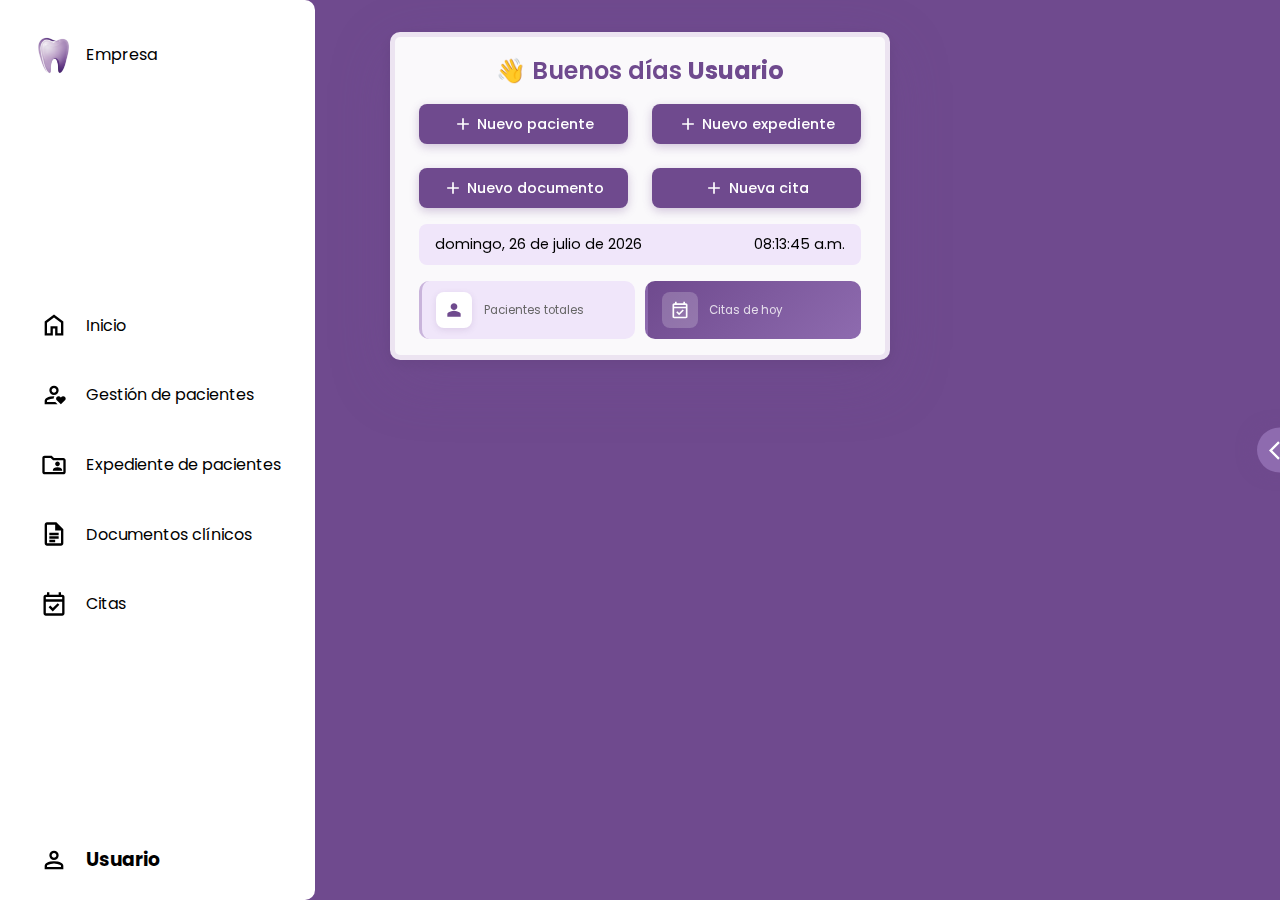
<file: inicio.html>
<!DOCTYPE html>
<html lang="en">
<head>
    <meta charset="UTF-8">
    <meta name="viewport" content="width=device-width, initial-scale=1.0">
    <title>Clínica Dental</title>
    <link rel="shortcut icon" href="img/logo.png" type="image/x-icon">
    <link rel="stylesheet" href="inicio.css">
</head>
<body>
    <header>
        <aside class="sidebar">
            <ul class="secciones">
                <li class="seccion no_focus elemento_logo">
                    <img class="logo" src="img/logo.png" alt="Logo">
                    <div class="seccion_info">
                        <p>Empresa</p>
                    </div>
                </li>
                <div class="grupo_menu">
                    <a href="inicio.html">
                        <li class="seccion">
                            <svg class="inicio" xmlns="http://www.w3.org/2000/svg" height="24px" viewBox="0 -960 960 960" width="24px" fill="#000000"><path d="M240-200h120v-240h240v240h120v-360L480-740 240-560v360Zm-80 80v-480l320-240 320 240v480H520v-240h-80v240H160Zm320-350Z"/></svg>
                            <div class="seccion_info">
                                <p>Inicio</p>
                            </div>
                        </li>
                    </a>
                    <a href="gest_pacientes.html">
                        <li class="seccion">
                            <svg class="gest_pacientes" xmlns="http://www.w3.org/2000/svg" height="24px" viewBox="0 -960 960 960" width="24px" fill="#000000"><path d="M480-240Zm-320 80v-112q0-34 17.5-62.5T224-378q62-31 126-46.5T480-440h14q-11 18-16.5 38.5T472-360q-54 1-107.5 14.5T260-306q-9 5-14.5 14t-5.5 20v32h283l80 80H160Zm207-367q-47-47-47-113t47-113q47-47 113-47t113 47q47 47 47 113t-47 113q-47 47-113 47t-113-47Zm169.5-56.5Q560-607 560-640t-23.5-56.5Q513-720 480-720t-56.5 23.5Q400-673 400-640t23.5 56.5Q447-560 480-560t56.5-23.5ZM480-640Zm236 480L576-300q-13-13-18.5-28t-5.5-30q0-32 23-57t59-25q28 0 44 13t38 35q20-20 36.5-34t45.5-14q37 0 59.5 25.5T880-357q0 15-6 30t-18 27L716-160Z"/></svg>
                            <div class="seccion_info">
                                <p>Gestión de pacientes</p>
                            </div>
                        </li>
                    </a>
                    <a href="exp_paciente.html">
                        <li class="seccion">
                            <svg class="exp_paciente" xmlns="http://www.w3.org/2000/svg" height="24px" viewBox="0 -960 960 960" width="24px" fill="#000000"><path d="M440-280h320v-22q0-45-44-71.5T600-400q-72 0-116 26.5T440-302v22Zm216.5-183.5Q680-487 680-520t-23.5-56.5Q633-600 600-600t-56.5 23.5Q520-553 520-520t23.5 56.5Q567-440 600-440t56.5-23.5ZM160-160q-33 0-56.5-23.5T80-240v-480q0-33 23.5-56.5T160-800h240l80 80h320q33 0 56.5 23.5T880-640v400q0 33-23.5 56.5T800-160H160Zm0-80h640v-400H447l-80-80H160v480Zm0 0v-480 480Z"/></svg>
                            <div class="seccion_info">
                                <p>Expediente de pacientes</p>
                            </div>
                        </li>
                    </a>
                    <a href="doc_clinicos.html">
                        <li class="seccion">
                            <svg class="doc_clinicos" xmlns="http://www.w3.org/2000/svg" height="24px" viewBox="0 -960 960 960" width="24px" fill="#000000"><path d="M320-440h320v-80H320v80Zm0 120h320v-80H320v80Zm0 120h200v-80H320v80ZM240-80q-33 0-56.5-23.5T160-160v-640q0-33 23.5-56.5T240-880h320l240 240v480q0 33-23.5 56.5T720-80H240Zm280-520v-200H240v640h480v-440H520ZM240-800v200-200 640-640Z"/></svg>
                            <div class="seccion_info">
                                <p>Documentos clínicos</p>
                            </div>
                        </li>
                    </a>
                    <a href="citas.html">
                        <li class="seccion">
                            <svg class="citas" xmlns="http://www.w3.org/2000/svg" height="24px" viewBox="0 -960 960 960" width="24px" fill="#000000"><path d="M438-226 296-368l58-58 84 84 168-168 58 58-226 226ZM200-80q-33 0-56.5-23.5T120-160v-560q0-33 23.5-56.5T200-800h40v-80h80v80h320v-80h80v80h40q33 0 56.5 23.5T840-720v560q0 33-23.5 56.5T760-80H200Zm0-80h560v-400H200v400Zm0-480h560v-80H200v80Zm0 0v-80 80Z"/></svg>
                            <div class="seccion_info">
                                <p>Citas</p>
                            </div>
                        </li>
                    </a>
                </div>
                <a href="index.html">
                    <li class="seccion avatar">
                        <svg class="gest_usuario" xmlns="http://www.w3.org/2000/svg" height="24px" viewBox="0 -960 960 960" width="24px" fill="#000000"><path d="M367-527q-47-47-47-113t47-113q47-47 113-47t113 47q47 47 47 113t-47 113q-47 47-113 47t-113-47ZM160-160v-112q0-34 17.5-62.5T224-378q62-31 126-46.5T480-440q66 0 130 15.5T736-378q29 15 46.5 43.5T800-272v112H160Zm80-80h480v-32q0-11-5.5-20T700-306q-54-27-109-40.5T480-360q-56 0-111 13.5T260-306q-9 5-14.5 14t-5.5 20v32Zm296.5-343.5Q560-607 560-640t-23.5-56.5Q513-720 480-720t-56.5 23.5Q400-673 400-640t23.5 56.5Q447-560 480-560t56.5-23.5ZM480-640Zm0 400Z"/></svg> 
                        <div class="seccion_info">
                            <h3 class="nombre_usuario"><span class="saludo_sexo"></span> <span class="usuario"></span></h3>
                            <p class="desc usuario_puesto"></p>
                        </div>
                    </li>
                </a>
            </ul>
        </aside>
    </header>

    <div class="contenido">
        <div class="div_saludo">
            <div class="saludo"><p>👋 Buenos días <span class="saludo_sexo"></span> <span class="usuario"></span></p></div>
            
            <div class="btns">
                <a href="gest_pacientes.html">
                    <div class="btn_interac btn_nuevo_paciente">
                        <svg xmlns="http://www.w3.org/2000/svg" height="24px" viewBox="0 -960 960 960" width="24px" fill="#000000"><path d="M440-440H200v-80h240v-240h80v240h240v80H520v240h-80v-240Z"/></svg>
                        Nuevo paciente
                    </div>
                </a>
                <a href="exp_paciente.html">
                    <div class="btn_interac btn_nuevo_paciente">
                        <svg xmlns="http://www.w3.org/2000/svg" height="24px" viewBox="0 -960 960 960" width="24px" fill="#000000"><path d="M440-440H200v-80h240v-240h80v240h240v80H520v240h-80v-240Z"/></svg>
                        Nuevo expediente
                    </div>
                </a>
                <a href="doc_clinicos.html">
                    <div class="btn_interac btn_nuevo_paciente">
                        <svg xmlns="http://www.w3.org/2000/svg" height="24px" viewBox="0 -960 960 960" width="24px" fill="#000000"><path d="M440-440H200v-80h240v-240h80v240h240v80H520v240h-80v-240Z"/></svg>
                        Nuevo documento
                    </div>
                </a>
                <a href="citas.html">
                    <div class="btn_interac btn_nueva_cita">
                        <svg xmlns="http://www.w3.org/2000/svg" height="24px" viewBox="0 -960 960 960" width="24px" fill="#000000"><path d="M440-440H200v-80h240v-240h80v240h240v80H520v240h-80v-240Z"/></svg>
                        Nueva cita
                    </div>
                </a>
            </div>

            <div class="info_fecha">
                <div class="fecha"><span>fecha</span></div>
                <div class="hora"><span>hora</span></div>
            </div>

            <!-- <div class="citas_hoy">
                <div class="citas_hoy_header">
                    <svg xmlns="http://www.w3.org/2000/svg" height="20px" viewBox="0 -960 960 960" width="20px"><path d="M438-226 296-368l58-58 84 84 168-168 58 58-226 226ZM200-80q-33 0-56.5-23.5T120-160v-560q0-33 23.5-56.5T200-800h40v-80h80v80h320v-80h80v80h40q33 0 56.5 23.5T840-720v560q0 33-23.5 56.5T760-80H200Zm0-80h560v-400H200v400Zm0-480h560v-80H200v80Zm0 0v-80 80Z"/></svg>
                    <h3>Citas de hoy</h3>
                    <span class="citasHoy"></span>
                </div>

                <div class="lista_citas">

                    <div class="cita_item">
                        <div class="cita_hora">09:00</div>
                        <div class="cita_info">
                            <p class="cita_nombre">Eustaquio López Gómez</p>
                        </div>
                        <span class="cita_estado estado_pendiente">Pendiente</span>
                    </div>

                    <div class="cita_item">
                        <div class="cita_hora">10:30</div>
                        <div class="cita_info">
                            <p class="cita_nombre">Giliberto Pérez Duarte</p>
                        </div>
                        <span class="cita_estado estado_en_proceso">En proceso</span>
                    </div>

                    <div class="cita_item">
                        <div class="cita_hora">11:00</div>
                        <div class="cita_info">
                            <p class="cita_nombre">Laura Mendez Torres</p>
                        </div>
                        <span class="cita_estado estado_finalizada">Finalizada</span>
                    </div>

                    <div class="cita_item">
                        <div class="cita_hora">13:00</div>
                        <div class="cita_info">
                            <p class="cita_nombre">Sofía Herández Cruz</p>
                        </div>
                        <span class="cita_estado estado_pendiente">Pendiente</span>
                    </div>

                </div>
            </div> -->

            <div class="indicadores">
                <div class="indicador_card">
                    <div class="indicador_icon">
                        <svg xmlns="http://www.w3.org/2000/svg" height="20px" viewBox="0 -960 960 960" width="20px"><path d="M480-480q-66 0-113-47t-47-113q0-66 47-113t113-47q66 0 113 47t47 113q0 66-47 113t-113 47ZM160-160v-112q0-34 17.5-62.5T224-378q62-31 126-46.5T480-440q66 0 130 15.5T736-378q29 15 46.5 43.5T800-272v112H160Z"/></svg>
                    </div>
                    <div class="indicador_info">
                        <span class="indicador_valor nPacientes"></span>
                        <span class="indicador_label">Pacientes totales</span>
                    </div>
                </div>

                <div class="indicador_card indicador_destacado">
                    <div class="indicador_icon">
                        <svg xmlns="http://www.w3.org/2000/svg" height="20px" viewBox="0 -960 960 960" width="20px"><path d="M438-226 296-368l58-58 84 84 168-168 58 58-226 226ZM200-80q-33 0-56.5-23.5T120-160v-560q0-33 23.5-56.5T200-800h40v-80h80v80h320v-80h80v80h40q33 0 56.5 23.5T840-720v560q0 33-23.5 56.5T760-80H200Zm0-80h560v-400H200v400Zm0-480h560v-80H200v80Z"/></svg>
                    </div>
                    <div class="indicador_info">
                        <span class="citasHoy"></span>
                        <span class="indicador_label">Citas de hoy</span>
                    </div>
                </div>

                <!-- <div class="indicador_card">
                    <div class="indicador_icon">
                        <svg xmlns="http://www.w3.org/2000/svg" height="20px" viewBox="0 -960 960 960" width="20px"><path d="M720-400q-17 0-28.5-11.5T680-440v-80h-80q-17 0-28.5-11.5T560-560q0-17 11.5-28.5T600-600h80v-80q0-17 11.5-28.5T720-720q17 0 28.5 11.5T760-680v80h80q17 0 28.5 11.5T880-560q0 17-11.5 28.5T840-520h-80v80q0 17-11.5 28.5T720-400Zm-360-80q-66 0-113-47t-47-113q0-66 47-113t113-47q66 0 113 47t47 113q0 66-47 113t-113 47ZM40-160v-112q0-34 17.5-62.5T104-378q62-31 126-46.5T360-440q66 0 130 15.5T616-378q29 15 46.5 43.5T680-272v112H40Z"/></svg>
                    </div>
                    <div class="indicador_info">
                        <span class="pacientesMes">12</span>
                        <span class="indicador_label">Nuevos este mes</span>
                    </div>
                </div>

                <div class="indicador_card indicador_destacado">
                    <div class="indicador_icon">
                        <svg xmlns="http://www.w3.org/2000/svg" height="20px" viewBox="0 -960 960 960" width="20px"><path d="m424-312 282-282-56-56-226 226-114-114-56 56 170 170ZM200-80q-33 0-56.5-23.5T120-160v-640q0-33 23.5-56.5T200-880h320l240 240v480q0 33-23.5 56.5T680-80H200Z"/></svg>
                    </div>
                    <div class="indicador_info">
                        <span class="indicador_valor">3</span>
                        <span class="indicador_label">Citas completadas</span>
                    </div>
                </div> -->
            </div>

        </div>
    </div>

    <div class="div_textarea">
        <textarea name="" id="" placeholder="Use este apartado para escribir sus notas."></textarea>
        <div class="div_abrir_area">
            <svg class="abrir_area" xmlns="http://www.w3.org/2000/svg" height="24px" viewBox="0 -960 960 960" width="24px" fill="#000000"><path d="M400-80 0-480l400-400 71 71-329 329 329 329-71 71Z"/></svg>
        </div>
        <div class="div_borrar_area">
            <svg class="borrar_area" xmlns="http://www.w3.org/2000/svg" height="24px" viewBox="0 -960 960 960" width="24px" fill="#000000"><path d="M280-120q-33 0-56.5-23.5T200-200v-520h-40v-80h200v-40h240v40h200v80h-40v520q0 33-23.5 56.5T680-120H280Zm400-600H280v520h400v-520ZM360-280h80v-360h-80v360Zm160 0h80v-360h-80v360ZM280-720v520-520Z"/></svg>
        </div>
    </div>
    
    <script src="inicio.js"></script>
    <script src="sidebar.js"></script>
</body>
</html>
</file>
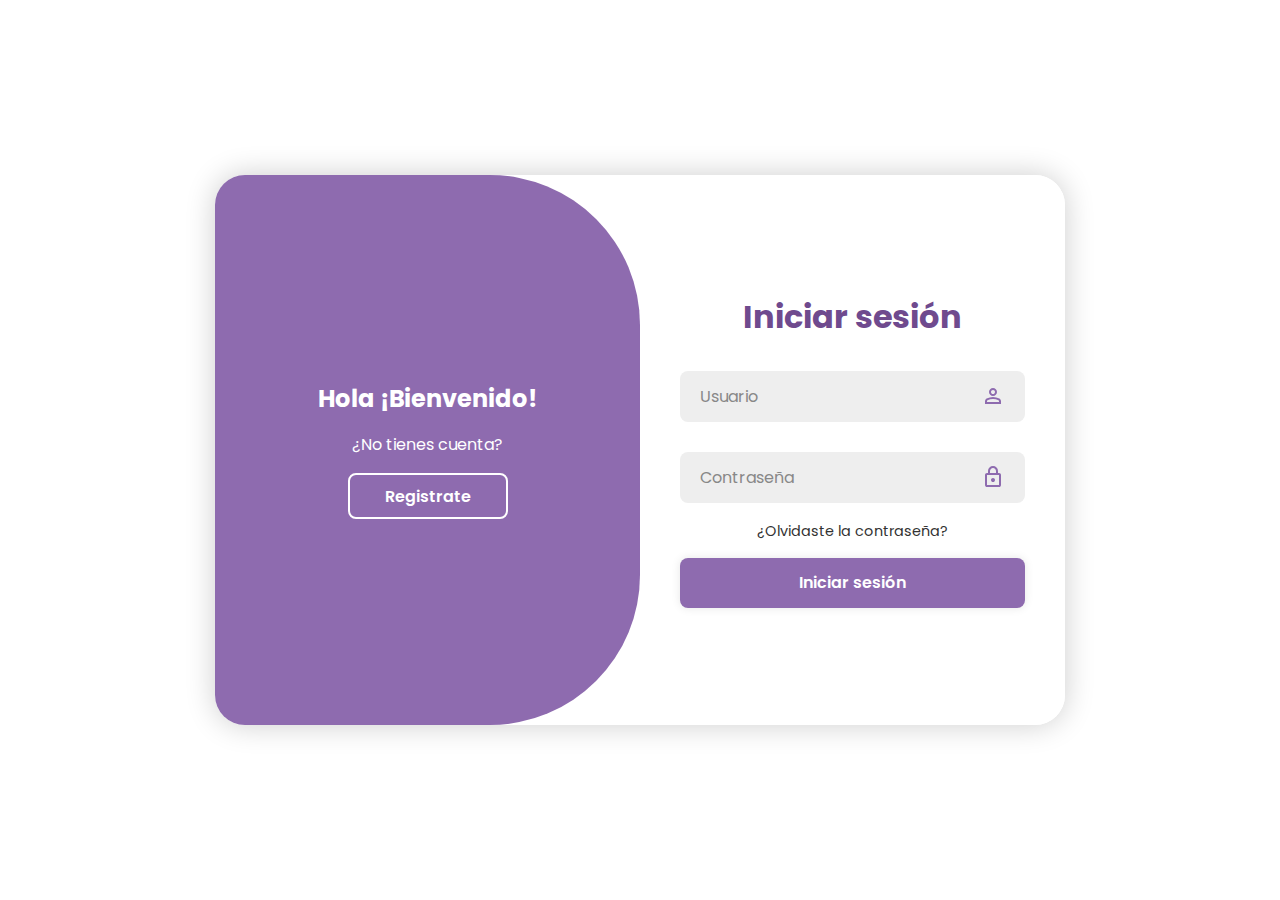
<file: login.html>
<!DOCTYPE html>
<html lang="en">
<head>
    <meta charset="UTF-8">
    <meta name="viewport" content="width=device-width, initial-scale=1.0">
    <title>Iniciar Sesión</title>
    <link rel="shortcut icon" href="img/logo.png" type="image/x-icon">
    <link rel="stylesheet" href="login.css">
</head>
<body>
    <div class="contenedor">
        <div class="div_form login">
            <form action="" class="form">
                <h1 class="titulo_form">Iniciar sesión</h1>
                <div class="dato">
                    <input type="text" placeholder="Usuario" required>
                    <svg xmlns="http://www.w3.org/2000/svg" height="24px" viewBox="0 -960 960 960" width="24px" fill="#000000"><path d="M367-527q-47-47-47-113t47-113q47-47 113-47t113 47q47 47 47 113t-47 113q-47 47-113 47t-113-47ZM160-160v-112q0-34 17.5-62.5T224-378q62-31 126-46.5T480-440q66 0 130 15.5T736-378q29 15 46.5 43.5T800-272v112H160Zm80-80h480v-32q0-11-5.5-20T700-306q-54-27-109-40.5T480-360q-56 0-111 13.5T260-306q-9 5-14.5 14t-5.5 20v32Zm296.5-343.5Q560-607 560-640t-23.5-56.5Q513-720 480-720t-56.5 23.5Q400-673 400-640t23.5 56.5Q447-560 480-560t56.5-23.5ZM480-640Zm0 400Z"/></svg>
                </div>
                <div class="dato">
                    <input type="password" placeholder="Contraseña" required>
                    <svg xmlns="http://www.w3.org/2000/svg" height="24px" viewBox="0 -960 960 960" width="24px" fill="#000000"><path d="M240-80q-33 0-56.5-23.5T160-160v-400q0-33 23.5-56.5T240-640h40v-80q0-83 58.5-141.5T480-920q83 0 141.5 58.5T680-720v80h40q33 0 56.5 23.5T800-560v400q0 33-23.5 56.5T720-80H240Zm0-80h480v-400H240v400Zm296.5-143.5Q560-327 560-360t-23.5-56.5Q513-440 480-440t-56.5 23.5Q400-393 400-360t23.5 56.5Q447-280 480-280t56.5-23.5ZM360-640h240v-80q0-50-35-85t-85-35q-50 0-85 35t-35 85v80ZM240-160v-400 400Z"/></svg>
                </div>
                <div class="div_recuperar_contra"><a href="#">¿Olvidaste la contraseña?</a></div>
                <button type="submit" class="btn">Iniciar sesión</button>
            </form>
        </div>

        <div class="div_form registro">
            <form action="">
                <h1 class="titulo_form">Registrarse</h1>
                <div class="dato">
                    <input type="text" placeholder="Usuario" required>
                    <svg xmlns="http://www.w3.org/2000/svg" height="24px" viewBox="0 -960 960 960" width="24px" fill="#000000"><path d="M367-527q-47-47-47-113t47-113q47-47 113-47t113 47q47 47 47 113t-47 113q-47 47-113 47t-113-47ZM160-160v-112q0-34 17.5-62.5T224-378q62-31 126-46.5T480-440q66 0 130 15.5T736-378q29 15 46.5 43.5T800-272v112H160Zm80-80h480v-32q0-11-5.5-20T700-306q-54-27-109-40.5T480-360q-56 0-111 13.5T260-306q-9 5-14.5 14t-5.5 20v32Zm296.5-343.5Q560-607 560-640t-23.5-56.5Q513-720 480-720t-56.5 23.5Q400-673 400-640t23.5 56.5Q447-560 480-560t56.5-23.5ZM480-640Zm0 400Z"/></svg>
                </div>
                <div class="dato">
                    <input type="password" placeholder="Contraseña" required>
                    <svg xmlns="http://www.w3.org/2000/svg" height="24px" viewBox="0 -960 960 960" width="24px" fill="#000000"><path d="M240-80q-33 0-56.5-23.5T160-160v-400q0-33 23.5-56.5T240-640h40v-80q0-83 58.5-141.5T480-920q83 0 141.5 58.5T680-720v80h40q33 0 56.5 23.5T800-560v400q0 33-23.5 56.5T720-80H240Zm0-80h480v-400H240v400Zm296.5-143.5Q560-327 560-360t-23.5-56.5Q513-440 480-440t-56.5 23.5Q400-393 400-360t23.5 56.5Q447-280 480-280t56.5-23.5ZM360-640h240v-80q0-50-35-85t-85-35q-50 0-85 35t-35 85v80ZM240-160v-400 400Z"/></svg>
                </div>
                <button type="submit" class="btn">Registrarse</button>
            </form>
        </div>

        <div class="caja_sesion">
            <div class="caja_panel caja_left">
                <h1>Hola ¡Bienvenido!</h1>
                <p>¿No tienes cuenta?</p>
                <button class="btn btn_registro">Registrate</button>
            </div>

            <div class="caja_panel caja_right">
                <h1>¡Bienvenido de nuevo!</h1>
                <p>¿Ya tienes una cuenta?</p>
                <button class="btn btn_login">Iniciar sesión</button>
            </div>
        </div>
    </div>

    <script src="login.js"></script>
</body>
</html>
</file>
<file: index.css>
@import url('https://fonts.googleapis.com/css2?family=Poppins:ital,wght@0,100;0,200;0,300;0,400;0,500;0,600;0,700;0,800;0,900;1,100;1,200;1,300;1,400;1,500;1,600;1,700;1,800;1,900&display=swap');

:root{
    --morado_principal: #6F4A8E;
    --morado_medio: #8E6BAF;
    --morado_claro: #C9B4DB;

    --blanco: #FFFFFF;
    --gris_claro: #F5F5F7;
    --brillo_suave: #EADFF2;
}

*{
    box-sizing: border-box;
    margin: 0;
    padding: 0;
    font-family: "Poppins", sans-serif;
    list-style: none;
    text-decoration: none;
}
body{
    display: flex;
    justify-content: center;
    align-items: center;
    min-height: 100vh;
}

.contenedor{
    position: relative;
    width: 850px;
    height: 550px;
    background-color: #fff;
    border-radius: 30px;
    box-shadow: 0 0 30px rgba(0, 0, 0, 0.2);
    margin: 1rem;
    overflow: hidden;
}
.contenedor .div_form{
    position: absolute;
    right: 0;
    width: 50%;
    height: 100%;
    background-color: #fff;
    display: flex;
    align-items: center;
    text-align: center;
    padding: 2.5rem;
    z-index: 1;
    transition: 0.6s ease-in-out 1.2s, visibility 0s 1s;
}
.contenedor.activo .caja_sesion::before{ left: 50%; }
.contenedor.activo .div_form{ right: 50%; }

form{ width: 100%; }

.div_form.registro{ visibility: hidden; }
.contenedor.activo .div_form.registro{ visibility: visible; }

.contenedor .titulo_form{ font-size: 2rem; color: var(--morado_principal); }
.dato{ 
    position: relative; 
    margin: 30px 0;
}
.dato input{
    width: 100%;
    padding: 13px 50px 13px 20px;
    background-color: #eee;
    border-radius: 8px;
    border: none;
    outline: none;
    font-size: 1rem;
    color: #333;
    font-weight: 500;
}
.dato svg{ fill: var(--morado_medio); }
.dato input::placeholder{ color: #888; font-weight: 400; }
.dato svg{
    position: absolute;
    right: 20px;
    top: 50%;
    transform: translateY(-50%);
    font-size: 1.2rem;
    color: #888;
}
.dato .sexo, .dato .rol{
    display: flex;
    flex-direction: column;
    align-items: center;
    position: relative;
    background-color: #eee;
    width: 100%;
    padding: 13px 50px 13px 20px;
    border-radius: 8px;
    border: none;
    outline: none;
    color: #333;

    .info_sexo, .info_rol{
        width: 100%;
        display: flex;
        align-items: center;

        p{
            color: gray;
            margin-bottom: 0;
            user-select: none;
        }
        .svg_select{
            fill: var(--morado_principal);
            width: 25px;
            height: 25px;
            transition: transform 0.3s ease-in-out;
        }
        .svg_select.activo{ 
            transform: translateY(-50%) rotate(180deg);
        }
    }
    .div_sexos, .div_roles{
        display: flex;
        flex-direction: column;
        position: absolute;
        top: 110%;
        left: 0;
        width: 100%;
        border-radius: 5px;
        background-color: #eee;
        color: #aaa;
        z-index: 1001;

        max-height: 180px;
        overflow-y: auto;
        /* background-color: red; */

        p{
            display: flex;
            /* align-items: center; */
            padding: 0.5rem 0.8rem;
            color: gray;
            /* margin-bottom: 0; */
            gap: 0.5rem;
            user-select: none;
        }
        p:hover{
            background-color: var(--morado_claro);
            color: white;
            cursor: pointer;
        }
    }
}

.div_recuperar_contra{ margin: -15px 0 15px; }
.div_recuperar_contra a{ font-size: 0.9rem; color: #333; }
.div_recuperar_contra a:hover{ text-decoration: underline; }

.btn{
    width: 100%;
    height: 50px;
    background: var(--morado_medio);
    border-radius: 8px;
    box-shadow: 0 0 10px rgba(0, 0, 0, 0.1);
    border: none;
    cursor: pointer;
    font-size: 1rem;
    color: #fff;
    font-weight: 600;
    transition: all 0.3s ease-in-out;
    position: relative;
}
.btn:hover{
    box-shadow: 0 0 10px rgba(116, 148, 236, 0.5);
    border: solid 2px var(--morado_medio);
    background-color: #fff;
    color: var(--morado_principal);
    /* scale: 1.02; */
}

.caja_sesion{
    position: absolute;
    width: 100%;
    height: 100%;
}
.caja_sesion::before{
    content: '';
    position: absolute;
    left: -250%;
    width: 300%;
    height: 100%;
    border-radius: 150px;
    background-color: var(--morado_medio);
    z-index: 2;
    transition: 1.8s ease-in-out;
}
.caja_sesion .caja_panel{
    position: absolute;
    width: 50%;
    height: 100%;
    color: #fff;
    display: flex;
    flex-direction: column;
    justify-content: center;
    align-items: center;
    z-index: 2;
    gap: 1rem;
    text-align: center;
    padding: 0 1.5rem;
    transition: 0.6s ease-in-out;
}
.caja_panel.caja_left{ left: 0; transition-delay: 1.2s; }
.caja_panel.caja_right{ right: -50%; transition-delay: 0.6s; }

.contenedor.activo .caja_panel.caja_left{ left: -50%; transition-delay: 0.6s; }
.contenedor.activo .caja_panel.caja_right{ right: 0; transition-delay: 1.2s; }

.caja_sesion .caja_panel h1{ font-size: 1.5rem; }
.caja_sesion .caja_panel .btn{
    width: 160px;
    height: 46px;
    background-color: transparent;
    border: 2px solid #fff;
    box-shadow: none;
    transition: all 0.3s ease-in-out;
    position: relative;
    overflow: hidden;
}
.caja_sesion .caja_panel .btn:hover{
    box-shadow: 0 0 10px rgba(255, 255, 255, 0.5);
    border: solid 2px var(--morado_medio);
    background-color: #fff;
    color: var(--morado_principal);
    /* scale: 1.05; */
}
input[type="password"]::-ms-reveal,
input[type="password"]::-ms-clear {
    display: none;
}

.alerta{
    position: absolute;
    top: -10%; left: 50%; /* 30% para aparecer */
    transform: translate(-50%, -50%);
    display: flex;
    justify-content: center;
    align-items: center;
    z-index: 100000;
    transition: all 0.3s ease-in-out;

    .div_alerta{
        display: flex;
        justify-content: center;
        align-items: center;
        gap: 1rem;
        padding: 1rem;
        width: 100%;
        border-radius: 20px;
        box-shadow: 0 0px 10px var(--morado_mas_claro);
        background-color: var(--morado_medio);

        svg{
            width: 40px;
            height: 40px;
            fill: white;
        }
        .info_alerta{
            display: flex;
            flex-direction: column;
            justify-content: start;
            gap: 0.5rem;
            
            .mensaje_alerta{
                padding: 0;
                list-style: disc;
                font-size: 0.85rem;
                color: #ddd;
                text-align: left;
            }
            h3{ font-size: 1.1rem; color: white; }
        }
    }
}
</file>
<file: citas.css>
@import url('https://fonts.googleapis.com/css2?family=Poppins:ital,wght@0,100;0,200;0,300;0,400;0,500;0,600;0,700;0,800;0,900;1,100;1,200;1,300;1,400;1,500;1,600;1,700;1,800;1,900&display=swap');
@import url('sidebar.css');

:root{
    --morado_principal: #6F4A8E;
    --morado_medio: #8E6BAF;
    --morado_claro: #C9B4DB;
    --morado_mas_claro: #F0E6FA;

    --blanco: #FFFFFF;
    --gris_claro: #F5F5F7;
    --brillo_suave: #EADFF2;
}
*{
    box-sizing: border-box;
    margin: 0;
    padding: 0;
    font-family: "Poppins", sans-serif;
    list-style: none;
    text-decoration: none;
    color: white;
}
html{
    scroll-behavior: smooth;
}
body{
    width: 100%;
    position: relative;
    background-color: var(--morado_medio);
    display: flex;
}

.contenido{
    flex: 1;
    padding: 1.2rem;
    color: white;
    display: flex;
    flex-direction: column;
    color: black;

    .contenido_header{
        display: flex;
        justify-content: space-between;
        width: 100%;

        .usuario{
            display: flex;
            gap: 0.5rem;
            justify-content: center;
            align-items: center;
            
            svg{
                width: 30px;
                height: 30px;
                fill: white;
            }
        }
    }
    .cita_header{
        display: flex;
        justify-content: right;
        width: 100%;

        .busqueda_cita{
            display: flex;
            /* justify-content: right; */
            /* align-items: center; */
            gap: 0.5rem;
            padding: 0.5rem 1rem;
            border-radius: 8px;
            background-color: var(--morado_mas_claro);
            box-shadow: 0 0 10px rgba(0, 0, 0, 0.3);
            width: 20%;
            position: relative;

            .lupa{ width: 25px; height: 25px; }
            input[type="text"]{
                background-color: transparent;
                border: none;
                outline: none;
                width: 100%;
                color: black;
            }
        }
        .busqueda_cita::before{
            content: '';
            position: absolute;
            width: 100%; height: 100%;
            left: 50%; top: 50%;
            transform: translate(-50%, -50%);
            background-color: transparent;
            z-index: -1;
            border: solid var(--morado_principal);
            border-radius: 8px;
            opacity: 0;
            transition: opacity 0.3s ease-in-out;
        }
        .busqueda_cita:focus-within::before{ opacity: 1; }
        .interac_cita{
            display: flex;
            justify-content: center;
            align-items: center;
            gap: 1rem;

            svg{
                width: 30px;
                height: 30px;
                fill: white;
                cursor: pointer;
            }
            .btn_nueva_cita{
                background-color: var(--morado_principal);
                color: white;
                border: none;
                cursor: pointer;
                display: flex;
                justify-content: center;
                align-items: center;
                gap: 0.3rem;
                transition: all 0.3s ease;
                padding: 0.6rem 1.2rem;
                border-radius: 8px;
                font-weight: 500;
                font-size: 0.9rem;
                box-shadow: 0 3px 10px rgba(111, 74, 142, 0.3);

                svg{ width: 20px; height: 20px; }
            }
            .btn_nueva_cita:hover, .btn_nueva_cita:active{ 
                background-color: var(--morado_claro);
                transform: translateY(-2px);
                box-shadow: 0 6px 16px rgba(111, 74, 142, 0.4);
            }
        }
    }
    .panel{
        width: 100%;
        display: flex;
        align-items: center;
        justify-content: center;
        gap: 1rem;

        .panel_item{
            width: 20%;
            height: 160px;
            display: flex;
            flex-direction: column;
            align-items: center;
            gap: 0.5rem;
            padding: 1rem 0;
            border-radius: 15px;
            background-color: var(--morado_principal);
            transition: all 0.3s ease-in-out;

            p{ font-size: 1.2rem; }
            span{ font-size: 4rem; font-weight: 500; }
        }
        .panel_item:hover{
            box-shadow: 0 0 10px var(--morado_mas_claro);
            transform: translateY(-5px);
        }
        .horarios{
            display: flex;
            flex-direction: column;
            justify-content: center;
            align-items: center;
            gap: 1rem;
            padding: 0.5rem 0;
            border-radius: 15px;

            p{ font-size: 1.2rem; }

            .div_horarios{
                display: flex;
                flex-direction: column;
                justify-content: center;
                align-items: center;

                span{ font-size: 1.1rem; font-weight: 500; }
            }
        }
    }

    .contenedor_calendario{
        display: flex;
        justify-content: center;
        align-items: center;
        user-select: none;

        .div_calendario{
            background-color: var(--morado_principal);
            width: 1000px;
            min-width: 500px;
            border-radius: 20px;

            header{
                display: flex;
                align-items: center;
                justify-content: space-between;
                padding: 25px 30px 10px;

                .mes{ font-size: 1.45rem; font-weight: 500; }
                
                .iconos{
                    display: flex;

                    svg{
                        width: 40px;
                        height: 40px;
                        padding: 0.3rem;
                        text-align: center;
                        line-height: 38px;
                        border-radius: 50%;
                        cursor: pointer;
                        fill: white;
                    }
                    svg:hover{ background-color: var(--morado_medio); }
                    svg:first-child{ margin-right: 10px };
                    svg:last-child{ margin-left: 10px };
                }
            }
            .calendario{
                padding: 1rem;
                text-align: center;
                
                ul{
                    display: flex;
                    flex-wrap: wrap;

                    li{ width: calc(100% / 7); position: relative; }
                }
                .semanas li{ font-weight: 500; }
                .dias{
                    margin-bottom: 1rem;

                    li{ 
                        margin: 1.2rem 0;
                        cursor: pointer;
                        z-index: 1; 
                    }
                    .inactivo{ color: #aaa; }
                }
            }
        }
        .div_calendario .dias li::before{
            position: absolute;
            content: '';
            height: 40px;
            width: 40px;
            top: 50%;
            left: 50%;
            transform: translate(-50%, -50%);
            border-radius: 50%;
            z-index: -1;
            transition: background-color 0.3s ease;
        }
        .dias li:hover:not(.inactivo)::before, .dias li.activo::before{
            background-color: var(--morado_medio);
        }
        .dias li.cita::after{
            position: absolute;
            padding: 0.5rem 0;
            content: '';
            height: 180%;
            width: 30%;
            left: 50%; top: 50%;
            border-radius: 20%;
            border-bottom: solid var(--morado_mas_claro);
            background-color: transparent;
            transform: translate(-50%, -50%);
        }
    }
}
.btn_estado{
    padding: 0.3rem 0.8rem;
    border: none;
    border-radius: 6px;
    cursor: pointer;
    font-size: 0.8rem;
    background-color: var(--morado_medio);
    color: white;
    transition: all 0.2s ease;
}
.btn_estado:hover{ background-color: var(--morado_claro); }
.btn_estado.activo_estado{
    background-color: white;
    color: var(--morado_principal);
    font-weight: 600;
}

.overlay{
    position: fixed;
    inset: 0;
    width: 100%;
    height: 100%;
    z-index: 9999;
    display: none;
    background-color: rgba(0, 0, 0, 0.5);
    justify-content: center;
    align-items: center;

    .form, .info_citas{
        width: 100%;
        height: 100%;
        display: flex;
        flex-direction: column;
        justify-content: center;
        align-items: center;
        gap: 1rem;

        .div_form{
            position: relative;
            width: 50%;
            display: flex;
            flex-direction: column;
            justify-content: center;
            align-items: center;
            border-radius: 10px;
            padding: 2rem 1rem;
            gap: 1.5rem;
            background-color: var(--morado_principal);
            box-shadow: 0 2px 10px var(--morado_claro);

            h3{ text-align: center; font-size: 2rem; }
            .div_datos{
                display: flex;
                flex-direction: column;
                align-items: center;
                justify-content: center;
                gap: 0.8rem;
                width: 100%;
                padding: 0 1.5rem;

                .dato{
                    width: 100%;

                    p{
                        font-size: 1.1rem;
                        margin-bottom: 0.5rem;
                    }
                    .servicio{
                        display: flex;
                        flex-direction: column;
                        position: relative;
                        border-radius: 5px;
                        background-color: white;
                        color: #aaa;
                        user-select: none;

                        .info_servicio{
                            width: 100%;
                            display: flex;
                            align-items: center;
                            justify-content: space-between;
                            padding: 0.5rem 0.8rem;

                            p{
                                color: gray;
                                font-size: 0.9rem;
                                margin-bottom: 0;
                            }
                            .svg_select{
                                fill: var(--morado_principal);
                                width: 25px;
                                height: 25px;
                                transition: transform 0.3s ease-in-out;
                            }
                            .svg_select.activo{ transform: rotate(180deg); }
                        }
                        .div_servicios{
                            display: none;
                            flex-direction: column;
                            position: absolute;
                            top: 110%;
                            width: 100%;
                            border-radius: 5px;
                            background-color: white;
                            color: #aaa;
                            z-index: 1001;

                            max-height: 180px;
                            overflow-y: auto;
                            /* background-color: red; */

                            .serv_seccion{
                                color: #aaa;
                                font-size: 0.75rem;
                                padding: 0.3rem 0.8rem;
                                pointer-events: none
                            }
                            p{
                                padding: 0.5rem 0.8rem;
                                color: gray;
                                font-size: 0.9rem;
                                margin-bottom: 0;
                                display: flex;
                                align-items: center;
                                gap: 0.5rem;
                                user-select: none;

                                svg{ fill: gray; width: 15px; height: 15px; }
                            }
                            p:hover{
                                background-color: var(--morado_claro);
                                color: white;

                                svg{ fill: white; }
                            }
                        }
                    }
                    input, textarea{
                        resize: none;
                        position: relative;
                        width: 100%;
                        padding: 0.5rem 0.8rem;
                        border-radius: 5px;
                        border: solid transparent;
                        outline: none;
                        color: black;
                        font-size: 0.9rem;
                        transition: border-color 0.3s ease-in-out;
                        background-color: white;
                    }
                    input:focus{ border-color: var(--morado_claro); }
                    input::placeholder{ color: gray; }
                }
                .juntos{
                    display: flex;
                    gap: 1rem;
                    width: 100%;
                }
                .estado{
                    display: flex;
                    flex-direction: column;
                    position: relative;
                    border-radius: 5px;
                    background-color: white;
                    color: #aaa;
                    user-select: none;

                    .info_esp{
                        width: 100%;
                        display: flex;
                        align-items: center;
                        justify-content: space-between;
                        padding: 0.5rem 0.8rem;

                        p{
                            color: gray;
                            font-size: 0.9rem;
                            margin-bottom: 0;
                        }
                        svg{
                            fill: var(--morado_principal);
                            width: 25px;
                            height: 25px;
                        }
                    }
                    .div_esp{
                        display: none;
                        flex-direction: column;
                        position: absolute;
                        top: 110%;
                        width: 100%;
                        border-radius: 5px;
                        background-color: white;
                        color: #aaa;
                        z-index: 1001;
                        /* background-color: red; */

                        p{
                            padding: 0.5rem 0.8rem;
                            color: gray;
                            font-size: 0.9rem;
                            margin-bottom: 0;
                        }
                        p:hover{
                            background-color: var(--morado_claro);
                            color: white;
                        }
                    }
                }
            }
            .agregar_cita{
                display: flex;
                justify-content: center;
                align-items: center;
                width: 100%;
                margin-top: 1rem;

                button{
                    padding: 0.8rem 1.5rem;
                    border: none;
                    border-radius: 8px;
                    /* width: 20%; */
                    cursor: pointer;
                    font-size: 0.9rem;
                    background-color: var(--morado_medio);
                    transition: all 0.2s ease-in-out;
                }
                button:hover{
                    transform: translateY(-3px);
                    box-shadow: 0 0 5px var(--morado_claro);
                }
            }
            .cerrar{
                width: 43px;
                height: 43px;
                position: absolute;
                top: 3%; right: 2%;
                background: none;
                border: none;
                cursor: pointer;
                padding: 0.5rem;
                border-radius: 50%;
                fill: white;
                transition: background-color 0.3s ease;
            }
            .cerrar:hover{ background-color: var(--morado_medio); }
        }
    }
}
.overlay_info_citas{
    /* display: flex; */
    display: none;

    .div_info_citas{
        display: flex;
        flex-direction: column;
        justify-content: center;
        align-items: center;
        /* width: 35%; */
        gap: 1rem;
        padding: 2rem 4rem;
        border-radius: 10px;
        position: relative;
        background-color: var(--morado_principal);
        box-shadow: 0 2px 10px var(--morado_claro);

        h3{ text-align: center; font-size: 2rem; }
        .info_citas{
            display: flex;
            justify-content: center;
            align-items: center;
            /* width: 400px; */
            padding: 1rem;
            border-radius: 10px;
            cursor: pointer;
            /* background-color: pink; */

            .info_cita{
                display: flex;
                flex-direction: column;
                width: 100%;
                position: relative;

                .info_paciente{
                    display: flex;
                    align-items: center;
                    justify-content: space-between;
                    padding: 0.5rem 1rem;
                    width: 100%;
                    border-radius: 8px;
                    z-index: 2;
                    background-color: var(--morado_medio);
                    transition: all 0.3s ease-in-out;

                    .nombre_hora{ display: flex; gap: 1rem; }
                    .interac_info{
                        display: flex;
                        align-items: center;
                        justify-content: space-between;
                        gap: 0.2rem;

                        svg{
                            width: 25px;
                            height: 25px;
                            fill: white;
                            transition: all 0.3s ease-in-out;
                        }
                        .svg_select{ transform: rotate(180deg); }
                    }
                }
                .info_paciente.activo{
                    border-bottom: 2px solid var(--morado_claro);
                    border-bottom-left-radius: 0;
                    border-bottom-right-radius: 0;
                }
                .motivo_cita, .servicio_cita {
                    display: flex;
                    flex-direction: column;
                    justify-content: center;
                    gap: 0.5rem;
                    max-height: 0;
                    width: 500px;
                    max-width: 600px;
                    overflow: hidden;
                    opacity: 0;
                    padding: 0 1rem;
                    background-color: var(--morado_medio);
                    border-top-left-radius: 0;
                    border-top-right-radius: 0;
                    border-bottom-left-radius: 8px;
                    border-bottom-right-radius: 8px;
                    transition: max-height 0.3s ease, opacity 0.25s ease, padding 0.3s ease;

                    span{
                        font-size: 0.9rem;
                        color: #ddd;
                    }
                }
                .motivo_cita.activo, .servicio_cita.activo{
                    max-height: 100%;
                    opacity: 1;
                    padding: 0.8rem 1rem;
                }
            }
        }
        .cerrar{
            width: 43px;
            height: 43px;
            position: absolute;
            top: 3%; right: 2%;
            background: none;
            border: none;
            cursor: pointer;
            padding: 0.5rem;
            border-radius: 50%;
            fill: white;
            transition: background-color 0.3s ease;
        }
        .cerrar:hover{ background-color: var(--morado_medio); }
    }
}

.tooltip{
    display: none;
    position: fixed;
    flex-direction: column;
    background-color: var(--morado_medio);
    color: white;
    padding: 0.6rem 0.8rem;
    border-radius: 8px;
    gap: 0.5rem;
    font-size: 0.9rem;
    pointer-events: none;
    z-index: 99999;
    box-shadow: 0 2px 8px rgba(0,0,0,0.3);
    /* max-width: 200px; */

}


.alerta{
    position: absolute;
    top: -10%; left: 50%; /* 30% para aparecer */
    transform: translate(-50%, -50%);
    display: flex;
    justify-content: center;
    align-items: center;
    z-index: 100000;
    transition: all 0.3s ease-in-out;

    .div_alerta{
        display: flex;
        justify-content: center;
        align-items: center;
        gap: 1rem;
        padding: 1rem;
        width: 100%;
        border-radius: 20px;
        box-shadow: 0 0px 10px var(--morado_mas_claro);
        background-color: var(--morado_medio);

        svg{
            width: 40px;
            height: 40px;
            fill: white;
        }
        .info_alerta{
            display: flex;
            flex-direction: column;
            justify-content: start;
            gap: 0.2rem;

            h3{ font-size: 1.1rem; }
            p{ font-size: 0.9rem; color: #ddd; }
        }
    }
}
</file>
<file: doc_clinicos.css>
@import url('https://fonts.googleapis.com/css2?family=Poppins:ital,wght@0,100;0,200;0,300;0,400;0,500;0,600;0,700;0,800;0,900;1,100;1,200;1,300;1,400;1,500;1,600;1,700;1,800;1,900&display=swap');
@import url('sidebar.css');

:root{
    --morado_principal: #6F4A8E;
    --morado_medio: #8E6BAF;
    --morado_claro: #C9B4DB;
    --morado_mas_claro: #F0E6FA;

    --blanco: #FFFFFF;
    --gris_claro: #F5F5F7;
    --brillo_suave: #EADFF2;
}
*{
    box-sizing: border-box;
    margin: 0;
    padding: 0;
    font-family: "Poppins", sans-serif;
    list-style: none;
    text-decoration: none;
    color: white;
}
html{
    scroll-behavior: smooth;
}
body{
    width: 100%;
    position: relative;
    background-color: var(--morado_medio);
    display: flex;
    height: 100vh;
}

.contenido{
    flex: 1;
    padding: 1.2rem;
    color: white;
    display: flex;
    flex-direction: column;
    color: black;

    .contenido_header{
        display: flex;
        justify-content: space-between;
        width: 100%;

        .usuario{
            display: flex;
            gap: 0.5rem;
            justify-content: center;
            align-items: center;
            
            svg{
                width: 30px;
                height: 30px;
                fill: white;
            }
        }
    }
    .doc_clinico_header{
        display: flex;
        justify-content: space-between;
        width: 100%;

        .busqueda_doc_clinico{
            display: flex;
            justify-content: center;
            align-items: center;
            gap: 0.5rem;
            padding: 0.5rem 1rem;
            border-radius: 8px;
            background-color: var(--morado_mas_claro);
            box-shadow: 0 0 10px rgba(0, 0, 0, 0.3);
            width: 30%;
            position: relative;

            .lupa{ width: 25px; height: 25px; }
            input[type="text"]{
                background-color: transparent;
                border: none;
                outline: none;
                width: 100%;
                color: black;
            }
        }
        .busqueda_doc_clinico::before{
            content: '';
            position: absolute;
            width: 100%; height: 100%;
            left: 50%; top: 50%;
            transform: translate(-50%, -50%);
            background-color: transparent;
            z-index: -1;
            border: solid var(--morado_principal);
            border-radius: 8px;
            opacity: 0;
            transition: opacity 0.3s ease-in-out;
        }
        .busqueda_doc_clinico:focus-within::before{ opacity: 1; }
        .interac_doc_clinico{
            display: flex;
            justify-content: center;
            align-items: center;
            gap: 1rem;

            svg{
                width: 30px;
                height: 30px;
                fill: white;
                cursor: pointer;
            }
            .eliminar_doc{
                display: flex;
                gap: 0.2rem;
                pointer-events: none;
                opacity: 0.5;
                position: relative;
                display: flex;
                align-items: center;
                transition: opacity 0.3s ease-in-out;

                svg{
                    fill: white;
                    width: 22px;
                    height: 22px;
                }
            }
            .btn_nuevo_doc{
                background-color: var(--morado_principal);
                color: white;
                border: none;
                display: flex;
                justify-content: center;
                align-items: center;
                gap: 0.3rem;
                transition: all 0.3s ease;
                padding: 0.6rem 1.2rem;
                border-radius: 8px;
                font-weight: 500;
                font-size: 0.9rem;

                cursor: no-drop;
                box-shadow: none; 
                opacity: 0.5;  
                pointer-events: none;

                svg{ width: 20px; height: 20px; }
            }
            .eliminar_doc.activo{
                display: flex;
                gap: 0.2rem;
                pointer-events: all;
                cursor: pointer;
                opacity: 1;
                position: relative;
                display: flex;
                align-items: center;
                transition: opacity 0.3s ease-in-out;
            }
            .btn_nuevo_doc.activo{
                background-color: var(--morado_principal);
                color: white;
                border: none;
                cursor: pointer;
                display: flex;
                justify-content: center;
                align-items: center;
                gap: 0.3rem;
                transition: all 0.3s ease;
                padding: 0.6rem 1.2rem;
                border-radius: 8px;
                font-weight: 500;
                font-size: 0.9rem;
                box-shadow: 0 3px 10px rgba(111, 74, 142, 0.3);
                pointer-events: all;
                opacity: 1;
            }
            .btn_nuevo_doc:hover, .btn_nuevo_doc:active{ 
                background-color: var(--morado_claro);
                transform: translateY(-2px);
                box-shadow: 0 6px 16px rgba(111, 74, 142, 0.4);
            }
        }
    }
    .tabla_pacientes{
        background-color: white;
        border: solid var(--morado_claro);
        border-radius: 8px;

        .tabla{
            width: 100%;
            
            .tabla_header{
                text-align: center;
                background-color: var(--morado_claro);

                .tabla_cols{
                    
                    th{ padding: 0.5rem; }
                }
            }
            .tabla_cuerpo{
                text-align: center;
                /* display: none; */

                .tabla_filas{
                    cursor: pointer;
                    position: relative;
                    display: table-row;

                    td{ 
                        color: black; 
                        padding: 0.3rem;
                        background-color: rgb(250, 250, 250);

                        span{
                            color: black;
                            font-weight: 500;
                        } 
                        input[type="checkbox"]{
                            display: flex;
                            justify-content: center;
                            align-items: center;
                            width: 100%;
                            height: 18px;
                        }
                        .motivo{
                            background-color: var(--morado_principal);
                            color: white;
                            border: none;
                            cursor: pointer;
                            display: flex;
                            justify-content: center;
                            align-items: center;
                            gap: 0.3rem;
                            transition: all 0.3s ease;
                            padding: 0.5rem 1rem;
                            border-radius: 10px;
                            font-weight: 500;
                            font-size: 0.8rem;
                            margin: 0 auto;
                            box-shadow: 0 3px 10px rgba(111, 74, 142, 0.3);
                        }
                        .motivo:hover, .motivo:active{
                            background-color: var(--morado_claro);
                            box-shadow: 0 6px 16px rgba(111, 74, 142, 0.4);
                        }
                    }
                    .estado{
                        display: flex;
                        justify-content: center;
                        align-items: center;
                        
                        img{
                            object-fit: cover;
                            width: 2rem;
                            aspect-ratio: 1/1;
                        }
                    }
                }
                .tabla_filas:hover td{ background-color: #F0E6FA; }
                .tabla_filas.visible{ display: table-row; }
            }
        }
    }
    .div_docs{
        display: flex;
        justify-content: space-around;

        p{
            font-size: 1rem;
            cursor: pointer;
            position: relative;
            display: none;
        }
        span{
            font-size: 1rem;
            position: relative;
            display: none;
        }
        p::before{
            content: '';
            position: absolute;
            width: 100%; height: 100%;
            top: 50%; left: 50%;
            transform: translate(-50%, -50%);
            border-bottom: solid;
            opacity: 0;
            padding: 0.3rem 0;
            transition: opacity 0.3s ease-in-out;
        }
        p:hover::before{ opacity: 1; }
    }
}

.overlay{
    position: fixed;
    inset: 0; /* equivale a top:0; right:0; bottom:0; left:0 */
    width: 100%;
    height: 100%;
    z-index: 9999;
    display: none;
    background-color: rgba(0, 0, 0, 0.5);
    justify-content: center;
    align-items: center;
}

.overlay .documento {
    width: 50%;
    z-index: 10000;

    .doc_agrandar {
        width: 100%;
        border-radius: 12px;
        overflow: hidden;
        background-color: var(--morado_claro);
        box-shadow: 0 6px 20px rgba(111, 74, 142, 0.35);
        border: 1.5px solid var(--morado_claro);

        .doc_titulo {
            background-color: var(--morado_principal);
            padding: 0.6rem 1rem;
            display: flex;
            align-items: center;
            justify-content: space-between;
            border-top-left-radius: 12px;
            border-top-right-radius: 12px;

            .info_doc {
                display: flex;
                align-items: center;
                gap: 0.5rem;
                span { color: white; font-size: 0.9rem; }
                svg { fill: white; }
            }
            .btn_fullscreen {
                display: flex;
                align-items: center;
                justify-content: center;
                gap: 0.5rem;
                background-color: transparent;
                border: none;
                a{ display: flex; align-items: center; justify-content: center; }
                svg { fill: white; cursor: pointer; width: 25px; height: 25px; }
            }
        }

        .archivo {
            width: 100%;
            height: 610px;
            border: none;
            display: block;
        }
    }
}

.overlay_nuevo_doc{
    position: fixed;
    inset: 0;
    width: 100%;
    height: 100%;
    z-index: 9999;
    display: none;
    /* display: flex; */
    background-color: rgba(0, 0, 0, 0.5);
    justify-content: center;
    align-items: center;

    .form{
        width: 100%;
        height: 100%;
        display: flex;
        flex-direction: column;
        justify-content: center;
        align-items: center;
        gap: 1rem;

        .div_form{
            position: relative;
            width: 50%;
            display: flex;
            flex-direction: column;
            justify-content: center;
            align-items: center;
            border-radius: 10px;
            padding: 3rem 1rem;
            gap: 1.5rem;
            background-color: var(--morado_principal);
            box-shadow: 0 2px 10px var(--morado_claro);

            h3{ text-align: center; font-size: 2rem; }
            .div_datos{
                display: flex;
                flex-direction: column;
                align-items: center;
                justify-content: center;
                gap: 1rem;
                width: 100%;
                padding: 0 1rem;

                .dato{
                    width: 100%;

                    p{
                        font-size: 1.1rem;
                        margin-bottom: 0.5rem;
                    }
                    input{
                        position: relative;
                        width: 100%;
                        padding: 0.5rem 0.8rem;
                        border-radius: 5px;
                        border: solid transparent;
                        outline: none;
                        color: black;
                        font-size: 0.9rem;
                        transition: border-color 0.3s ease-in-out;
                        background-color: white;
                    }
                    input:focus{ border-color: var(--morado_claro); }
                    input::placeholder{ color: gray; }
                    /* input[type="file"]{ display: none; } */
                    .custom-file-upload {
                        display: inline-block;
                        padding: 10px 20px;
                        cursor: pointer;
                        background-color: #4CAF50;
                        color: white;
                        border-radius: 5px;
                        font-family: sans-serif;
                        transition: background-color 0.3s;
                        }

                        .custom-file-upload:hover {
                        background-color: #45a049;
                        }

                }
                .juntos{
                    display: flex;
                    gap: 1rem;
                    width: 100%;
                }
                .n_nom_edad .dato:nth-child(1){ width: 20%; }
            }
            .agregar_doc{
                display: flex;
                justify-content: center;
                align-items: center;
                width: 100%;
                margin-top: 1rem;

                button{
                    padding: 0.8rem 1.5rem;
                    border: none;
                    border-radius: 8px;
                    /* width: 20%; */
                    cursor: pointer;
                    font-size: 0.9rem;
                    background-color: var(--morado_medio);
                    transition: all 0.2s ease-in-out;
                }
                button:hover{
                    transform: translateY(-3px);
                    box-shadow: 0 0 5px var(--morado_claro);
                }
            }
            .cerrar{
                width: 43px;
                height: 43px;
                position: absolute;
                top: 3%; right: 2%;
                background: none;
                border: none;
                cursor: pointer;
                padding: 0.5rem;
                border-radius: 50%;
                fill: white;
                transition: background-color 0.3s ease;
            }
            .cerrar:hover{
                background-color: var(--morado_medio);
            }
        }
    }
}
</file>
<file: exp_paciente.css>
@import url('https://fonts.googleapis.com/css2?family=Poppins:ital,wght@0,100;0,200;0,300;0,400;0,500;0,600;0,700;0,800;0,900;1,100;1,200;1,300;1,400;1,500;1,600;1,700;1,800;1,900&display=swap');
@import url('sidebar.css');

:root{
    --morado_principal: #6F4A8E;
    --morado_medio: #8E6BAF;
    --morado_claro: #C9B4DB;
    --morado_mas_claro: #F0E6FA;

    --blanco: #FFFFFF;
    --gris_claro: #F5F5F7;
    --brillo_suave: #EADFF2;
}
*{
    box-sizing: border-box;
    margin: 0;
    padding: 0;
    font-family: "Poppins", sans-serif;
    list-style: none;
    text-decoration: none;
    color: white;
}
html{
    scroll-behavior: smooth;
}
body{
    width: 100%;
    position: relative;
    background-color: var(--morado_medio);
    display: flex;
}

.contenido{
    flex: 1;
    padding: 1.2rem;
    color: white;
    display: flex;
    flex-direction: column;
    color: black;

    .contenido_header{
        display: flex;
        justify-content: space-between;
        width: 100%;

        .usuario{
            display: flex;
            gap: 0.5rem;
            justify-content: center;
            align-items: center;
            
            svg{
                width: 30px;
                height: 30px;
                fill: white;
            }
        }
    }
    .pacientes_header{
        display: flex;
        justify-content: space-between;
        width: 100%;

        .busqueda_doc_clinico{
            display: flex;
            justify-content: center;
            align-items: center;
            gap: 0.5rem;
            padding: 0.5rem 1rem;
            border-radius: 8px;
            background-color: var(--morado_mas_claro);
            box-shadow: 0 0 10px rgba(0, 0, 0, 0.3);
            width: 20%;
            position: relative;

            .lupa{ width: 25px; height: 25px; }
            input[type="text"]{
                background-color: transparent;
                border: none;
                outline: none;
                width: 100%;
                color: black;
            }
        }
        .busqueda_doc_clinico::before{
            content: '';
            position: absolute;
            width: 100%; height: 100%;
            left: 50%; top: 50%;
            transform: translate(-50%, -50%);
            background-color: transparent;
            z-index: -1;
            border: solid var(--morado_principal);
            border-radius: 8px;
            opacity: 0;
            transition: opacity 0.3s ease-in-out;
        }
        .busqueda_doc_clinico:focus-within::before{ opacity: 1; }
        .interac_tabla{
            display: flex;
            justify-content: center;
            align-items: center;
            gap: 1rem;

            .editar_exp{
                display: flex;
                justify-content: center;
                align-items: center;
                gap: 0.5rem;
                position: relative;
                cursor: pointer;

                svg{
                    width: 22px;
                    height: 22px;
                    fill: white;
                    cursor: pointer;
                }
            }
            .btn_edit_exp{
                background-color: var(--morado_principal);
                color: white;
                border: none;
                cursor: pointer;
                display: flex;
                justify-content: center;
                align-items: center;
                gap: 0.3rem;
                transition: all 0.3s ease;
                padding: 0.6rem 1.2rem;
                border-radius: 8px;
                font-weight: 500;
                font-size: 0.9rem;
                box-shadow: 0 3px 10px rgba(111, 74, 142, 0.3);

                svg{ width: 20px; height: 20px; }
            }
            .btn_edit_exp:hover, .btn_edit_exp:active{
                background-color: var(--morado_claro);
                transform: translateY(-2px);
                box-shadow: 0 6px 16px rgba(111, 74, 142, 0.4);
            }
        }
    }
    .expediente{
        display: flex;
        justify-content: center;
        align-items: center;
        
        .div_expediente{
            display: flex;
            justify-content: center;
            align-items: center;
            flex-direction: column;
            border-radius: 15px;
            width: 70%;
            max-width: 80%;
            
            background-color: var(--morado_principal);
            padding: 2rem;
            position: relative;

            .info_basica{
                width: 100%;

                .titulo_info_basica{
                    display: flex;
                    align-items: center;
                    justify-content: space-between;
                    padding-bottom: 1.5rem;
                    border-bottom: 1px solid rgba(255,255,255,0.15);
                    margin-bottom: 1.5rem;

                    h3{
                        font-size: 1.6rem;
                        letter-spacing: 0.08rem;
                        font-weight: 600;
                        display: flex;
                        align-items: center;
                        gap: 0.5rem;
                    }
                    h3::before{
                        content: '';
                        display: inline-block;
                        width: 4px;
                        height: 1.3rem;
                        background-color: var(--morado_claro);
                        border-radius: 2px;
                    }
                    .ID{
                        font-weight: 600;
                        background-color: rgba(255,255,255,0.12);
                        padding: 0.3rem 0.8rem;
                        border-radius: 20px;
                        letter-spacing: 0.05rem;
                        color: var(--morado_claro);
                        border: 1px solid rgba(255,255,255,0.15);
                    }
                }

                .info_info_basica{
                    width: 100%;
                    display: grid;
                    grid-template-columns: repeat(3, 1fr);
                    gap: 0.8rem;
                    margin-bottom: 1.2rem;

                    .info_campo{
                        display: flex;
                        flex-direction: column;
                        gap: 0.2rem;
                        background-color: rgba(255,255,255,0.2);
                        border-radius: 10px;
                        padding: 0.75rem 1rem;
                        border: 1px solid rgba(255,255,255,0.08);
                        transition: background-color 0.2s ease;
                    }
                    .info_campo:hover{ background-color: rgba(255,255,255,0.11); }
                    .info_campo.ancho2, .info_campo:nth-child(6){ grid-column: span 2; }
                    .info_campo:nth-child(7){ grid-column: span 1; }

                    .label{
                        font-size: 0.7rem;
                        font-weight: 500;
                        color: var(--morado_claro);
                        text-transform: uppercase;
                        letter-spacing: 0.08rem;
                    }
                    .valor{ font-weight: 500; color: white; }
                }

                .div_motivo{
                    display: flex;
                    flex-direction: column;
                    gap: 0.3rem;
                    background-color: rgba(255,255,255,0.2);
                    border-radius: 10px;
                    padding: 0.85rem 1rem;
                    border: 1px solid rgba(255,255,255,0.08);
                    border-left: 3px solid var(--morado_claro);

                    .label{
                        font-size: 0.7rem;
                        font-weight: 500;
                        color: var(--morado_claro);
                        text-transform: uppercase;
                        letter-spacing: 0.08rem;
                    }
                    .motivo{ color: white; font-weight: 500; }
                }
            }
        }
    }
    
    .antec_med{
        width: 100%;

        .titulo_antec_med{
            padding-bottom: 1rem;
            border-bottom: 1px solid rgba(255,255,255,0.15);
            margin-bottom: 1rem;

            h3{
                font-size: 1.6rem;
                letter-spacing: 0.08rem;
                font-weight: 600;
                display: flex;
                align-items: center;
                gap: 0.5rem;
            }
            h3::before{
                content: '';
                display: inline-block;
                width: 4px;
                height: 1.3rem;
                background-color: var(--morado_claro);
                border-radius: 2px;
            }
        }
        .div_antec_med{
            display: grid;
            grid-template-columns: repeat(2, 1fr);
            gap: 0.8rem;

            .antec_campo{
                display: flex;
                flex-direction: column;
                gap: 0.2rem;
                background-color: rgba(255,255,255,0.2);
                border-radius: 10px;
                padding: 0.75rem 1rem;
                border: 1px solid rgba(255,255,255,0.08);
                transition: background-color 0.2s ease;
            }
            .antec_campo:hover{ background-color: rgba(255,255,255,0.11); }
            .antec_campo.ancho_completo{ grid-column: span 2; }

            .label{
                font-size: 0.7rem;
                font-weight: 500;
                color: var(--morado_claro);
                text-transform: uppercase;
                letter-spacing: 0.08rem;
            }
            .valor{ font-weight: 500; color: white; }
        }
    }
    .habitos_motivo{
        display: flex;
        flex-direction: column;
        gap: 0.8rem;
        width: 100%;

        .habitos_card, .motivo_card{
            gap: 0.8rem;

            .titulo_seccion{
                padding-bottom: 1rem;
                border-bottom: 1px solid rgba(255,255,255,0.15);
                margin-bottom: 1rem;

                h3{
                    font-size: 1.6rem;
                    letter-spacing: 0.08rem;
                    font-weight: 600;
                    display: flex;
                    align-items: center;
                    gap: 0.5rem;
                }
                h3::before{
                    content: '';
                    display: inline-block;
                    width: 4px;
                    height: 1.3rem;
                    background-color: var(--morado_claro);
                    border-radius: 2px;
                }
            }
        }

        .div_habitos{
            display: grid;
            grid-template-columns: 1fr 1fr;
            gap: 0.5rem;

            /* Clase que debe agregar el JS a cada hábito */
            .habito_item{
                background-color: rgba(255,255,255,0.2);
                border-radius: 10px;
                padding: 0.6rem 1rem;
                border: 1px solid rgba(255,255,255,0.08);
                font-size: 0.95rem;
                font-weight: 500;
                color: white;
                display: grid;
                gap: 0.5rem;
                transition: background-color 0.2s ease;
                
                .valor{ font-weight: 500; color: white; }
            }
            .habito_item:hover{ background-color: rgba(255,255,255,0.11); }
        }

        .div_consulta{
            display: flex;
            flex-direction: column;
            gap: 0.5rem;

            .consulta_campo{
                display: flex;
                flex-direction: column;
                gap: 0.2rem;
                background-color: rgba(255,255,255,0.2);
                border-radius: 10px;
                padding: 0.75rem 1rem;
                border: 1px solid rgba(255,255,255,0.08);
                transition: background-color 0.2s ease;
            }
            .consulta_campo:hover{ background-color: rgba(255,255,255,0.11); }

            .label{
                font-size: 0.7rem;
                font-weight: 500;
                color: var(--morado_claro);
                text-transform: uppercase;
                letter-spacing: 0.08rem;
            }
            .valor{ font-weight: 500; color: white; }
        }
    }
    .info_consulta{
        width: 100%;

        .titulo_info_consulta{
            padding-bottom: 1rem;
            margin-bottom: 1rem;
            border-bottom: 1px solid rgba(255,255,255,0.15);

            h3{
                font-size: 1.6rem;
                letter-spacing: 0.08rem;
                font-weight: 600;
                display: flex;
                align-items: center;
                gap: 0.5rem;
            }
            p{
                font-size: 0.85rem;
                color: var(--morado_claro);
            }
            h3::before{
                content: '';
                display: inline-block;
                width: 4px;
                height: 1.3rem;
                background-color: var(--morado_claro);
                border-radius: 2px;
            }
        }

        .div_info_consulta{
            display: grid;
            grid-template-columns: repeat(2, 1fr);
            gap: 0.8rem;

            .div_info_consulta_campo{
                display: flex;
                flex-direction: column;
                gap: 0.2rem;
                background-color: rgba(255,255,255,0.2);
                border-radius: 10px;
                padding: 0.75rem 1rem;
                border: 1px solid rgba(255,255,255,0.08);
                transition: background-color 0.2s ease;
            }
            .div_info_consulta_campo:hover{ background-color: rgba(255,255,255,0.11); }
            .div_info_consulta_campo{ border-left: 3px solid var(--morado_claro); }
            .div_info_consulta_campo:nth-child(3){ grid-column: span 2; }

            .label{
                font-size: 0.7rem;
                font-weight: 500;
                color: var(--morado_claro);
                text-transform: uppercase;
                letter-spacing: 0.08rem;
            }
            .valor{ font-weight: 500; color: white; }
        }
    }

    .div_btn_consulta{
        display: flex;
        justify-content: space-between;
        width: 100%;

        .btn_consulta, .btn_cita{
            background-color: var(--morado_medio);
            color: white;
            border: none;
            cursor: pointer;
            display: flex;
            justify-content: center;
            align-items: center;
            gap: 0.3rem;
            transition: all 0.3s ease;
            padding: 0.6rem 1.2rem;
            border-radius: 8px;
            font-weight: 500;
            font-size: 0.9rem;
            box-shadow: 0 3px 10px rgba(111, 74, 142, 0.3);

            p{
                font-size: 0.9rem;
                font-weight: 500;
                color: white;
            }
        }
        .btn_consulta:hover, .btn_cita:hover{
            background-color: var(--morado_claro);
            transform: translateY(-2px);
            box-shadow: 0 6px 16px rgba(111, 74, 142, 0.4);
        }
    }
    
    .division{
        margin: 0;
        margin-top: 1.5rem;
        padding: 0;
        height: 0;
    }
}
.div_seccion{
    p{
        font-size: 0.85rem;
        color: var(--morado_claro);
    }
}

.overlay{
    position: fixed;
    inset: 0;
    width: 100%;
    height: 100%;
    z-index: 9999;
    display: none;
    /* display: flex; */
    background-color: rgba(0, 0, 0, 0.5);
    justify-content: center;
    align-items: center;

    .form{
        width: 60%;
        /* height: 100%; */
        border-radius: 10px;
        display: flex;
        flex-direction: column;
        justify-content: center;
        align-items: center;
        box-shadow: 0 2px 10px var(--morado_claro);

        .div_form{
            position: relative;
            width: 100%;
            display: flex;
            flex-direction: column;
            justify-content: center;
            align-items: center;
            padding: 2rem 1rem;
            border-radius: 8px;
            gap: 1.5rem;
            background-color: var(--morado_principal);

            h3{ text-align: center; font-size: 2rem; }
            .div_datos{
                display: flex;
                flex-direction: column;
                align-items: center;
                justify-content: center;
                gap: 0.8rem;
                width: 100%;
                padding: 0 1.5rem;

                .dato{
                    width: 100%;

                    p{ font-size: 1rem; margin-bottom: 0.5rem; }
                    .sexo, .sangre{
                        display: flex;
                        flex-direction: column;
                        position: relative;
                        border-radius: 5px;
                        background-color: white;
                        color: #aaa;

                        .info_sexo, .info_sangre{
                            width: 100%;
                            display: flex;
                            align-items: center;
                            justify-content: space-between;
                            padding: 0.5rem 0.8rem;

                            p{
                                color: gray;
                                font-size: 0.9rem;
                                margin-bottom: 0;
                            }
                            .svg_select{
                                fill: var(--morado_principal);
                                width: 25px;
                                height: 25px;
                                transition: transform 0.3s ease-in-out;
                            }
                            .svg_select.activo{ transform: rotate(180deg); }
                        }
                        .div_sexos, .div_sangres{
                            display: none;
                            flex-direction: column;
                            position: absolute;
                            top: 110%;
                            width: 100%;
                            border-radius: 5px;
                            background-color: white;
                            color: #aaa;
                            z-index: 1001;

                            max-height: 180px;
                            overflow-y: auto;
                            /* background-color: red; */

                            p{
                                padding: 0.5rem 0.8rem;
                                color: gray;
                                font-size: 0.9rem;
                                margin-bottom: 0;
                                display: flex;
                                align-items: center;
                                gap: 0.5rem;
                                user-select: none;

                                svg{ fill: gray; width: 15px; height: 15px; }
                            }
                            p:hover{
                                background-color: var(--morado_claro);
                                color: white;

                                svg{ fill: white; }
                            }
                        }
                    }
                    input{
                        position: relative;
                        width: 100%;
                        padding: 0.5rem 0.8rem;
                        border-radius: 5px;
                        border: solid transparent;
                        outline: none;
                        color: black;
                        font-size: 0.9rem;
                        transition: border-color 0.3s ease-in-out;
                        background-color: white;
                    }
                    input:focus{ border-color: var(--morado_claro); }
                    input::placeholder{ color: gray; }
                    textarea{
                        width: 100%;
                        padding: 0.5rem 0.8rem;
                        border-radius: 5px;
                        border: solid transparent;
                        outline: none;
                        color: black;
                        font-size: 0.9rem;
                        transition: border-color 0.3s ease-in-out;
                        background-color: white;
                        resize: none;
                    }
                }
                .nombre_edad, .tel_correo, .dir_emergencia, .fecha_nac, .tipo_sangre_alergias, .med_cirugias{
                    display: flex;
                    gap: 1rem;
                    width: 100%;
                    user-select: none;
                }
                .nombre_edad .dato:nth-child(2){ width: 50%; }
                .tel_correo .dato:nth-child(1){ width: 50%; }
                .dir_emergencia .dato:nth-child(2){ width: 50%; }

                .div_btn_agregar{
                    display: flex;
                    align-items: center;
                    padding-top: 0.5rem;
                    width: 100%;

                    .div_btns_forms{
                        display: flex;
                        gap: 0.5rem;
                        width: 100%;

                        button{
                            display: flex;
                            align-items: center;
                            justify-content: center;
                            padding: 0.8rem;
                            border: none;
                            border-radius: 8px;
                            cursor: pointer;
                            font-size: 0.9rem;
                            background-color: var(--morado_medio);
                            transition: all 0.2s ease-in-out;

                            svg{ fill: white; width: 30px; aspect-ratio: 1/1; }
                        }
                        .btns_prev_next.desactivado{
                            opacity: 0.5;
                            box-shadow: 0 0 0;
                            cursor: unset;
                        }
                        button:hover{
                            /* transform: translateY(-3px); */
                            box-shadow: 0 0 5px var(--morado_claro);
                        }

                    }
                    .enviar{
                        display: flex;
                        justify-content: flex-end;
                        align-items: center;
                        width: 100%;
                        /* margin-top: 1rem; */

                        button{
                            padding: 0.8rem 1.5rem;
                            border: none;
                            border-radius: 8px;
                            /* width: 20%; */
                            cursor: pointer;
                            font-size: 0.9rem;
                            background-color: var(--morado_medio);
                            transition: all 0.2s ease-in-out;
                        }
                        button:hover{
                            transform: translateY(-3px);
                            box-shadow: 0 0 5px var(--morado_claro);
                        }
                    }
                }
                .btn_conf_consulta{
                    background-color: var(--morado_medio);
                    color: white;
                    border: none;
                    cursor: pointer;
                    display: flex;
                    justify-content: center;
                    align-items: center;
                    gap: 0.3rem;
                    transition: all 0.3s ease;
                    padding: 0.6rem 1.2rem;
                    border-radius: 8px;
                    font-weight: 500;
                    font-size: 0.9rem;
                    box-shadow: 0 3px 10px rgba(111, 74, 142, 0.3);

                    p{
                        font-size: 0.9rem;
                        font-weight: 500;
                        color: white;
                    }
                }
                .btn_conf_consulta:hover{
                    background-color: var(--morado_claro);
                    transform: translateY(-2px);
                    box-shadow: 0 6px 16px rgba(111, 74, 142, 0.4);
                }
            }
            .cerrar{
                width: 43px;
                height: 43px;
                position: absolute;
                top: 3%; right: 2%;
                background: none;
                border: none;
                cursor: pointer;
                padding: 0.5rem;
                border-radius: 50%;
                fill: white;
                transition: background-color 0.3s ease;
            }
            .cerrar:hover{ background-color: var(--morado_medio); }
        }
    }
}

.overlay_editar_exp{
    /* display: flex; */
    user-select: none;

    .form{ overflow: hidden; }
    .secciones_form{
        width: 100%;
        display: flex;
        justify-content: space-between;
        align-items: center;
        padding: 0.8rem;
        border-top-left-radius: 10px;
        border-top-right-radius: 10px;
        background-color: var(--morado_medio);

        .seccion{
            width: 31%;
            display: flex;
            align-items: center;
            justify-content: center;
            gap: 0.8rem;
            cursor: pointer;
            position: relative;

            span{
                background-color: var(--morado_principal);
                width: 12%;
                aspect-ratio: 1/1;
                display: flex;
                justify-content: center;
                align-items: center;
                /* padding: 0.5rem 1rem; */
                border-radius: 50%;
                font-size: 1.2rem;
            }
            h3{
                font-size: 1.1rem;
            }
        }
        .seccion::after{
            content: '';
            position: absolute;
            width: 100%; height: 100%;
            top: 50%; left: 50%;
            transform: translate(-50%, -50%);
            padding: 0.8rem;
            opacity: 0;
            border-bottom: solid 8px var(--morado_mas_claro);
            border-top-left-radius: 10px;
            border-top-right-radius: 10px;
            transition: all 0.3s ease-in-out;
        }
        .seccion:hover{ &::after{ opacity: 1; } }
        .seccion.activo{ &::after{ opacity: 1; } }
    }
    .carrusel_forms{
        display: flex;
        width: 300%;
        margin-left: 200%;
        transition: margin-left 0.4s ease-in-out;
        overflow: hidden;

        .div_form{
            position: relative;
            width: 100%;
            display: flex;
            flex-direction: column;
            justify-content: center;
            align-items: center;
            padding: 2rem 1rem;
            gap: 1.5rem;
            border-radius: 0;
            background-color: var(--morado_principal);

            h3{ text-align: center; font-size: 2rem; }
            .div_datos{
                display: flex;
                flex-direction: column;
                align-items: center;
                justify-content: center;
                width: 100%;
                padding: 0 1.5rem;

                .dato{
                    width: 100%;

                    p{ font-size: 1rem; margin-bottom: 0.5rem; }
                    .sexo{
                        display: flex;
                        flex-direction: column;
                        position: relative;
                        border-radius: 5px;
                        background-color: white;
                        color: #aaa;

                        .info_sexo{
                            width: 100%;
                            display: flex;
                            align-items: center;
                            justify-content: space-between;
                            padding: 0.5rem 0.8rem;

                            p{
                                color: gray;
                                font-size: 0.9rem;
                                margin-bottom: 0;
                            }
                            .svg_select{
                                fill: var(--morado_principal);
                                width: 25px;
                                height: 25px;
                                transition: transform 0.3s ease-in-out;
                            }
                            .svg_select.activo{ transform: rotate(180deg); }
                        }
                        .div_sexos{
                            display: none;
                            flex-direction: column;
                            position: absolute;
                            top: 110%;
                            width: 100%;
                            border-radius: 5px;
                            background-color: white;
                            color: #aaa;
                            z-index: 1001;

                            max-height: 180px;
                            overflow-y: auto;
                            /* background-color: red; */

                            p{
                                padding: 0.5rem 0.8rem;
                                color: gray;
                                font-size: 0.9rem;
                                margin-bottom: 0;
                                display: flex;
                                align-items: center;
                                gap: 0.5rem;
                                user-select: none;

                                svg{ fill: gray; width: 15px; height: 15px; }
                            }
                            p:hover{
                                background-color: var(--morado_claro);
                                color: white;

                                svg{ fill: white; }
                            }
                        }
                    }
                    input{
                        position: relative;
                        width: 100%;
                        padding: 0.5rem 0.8rem;
                        border-radius: 5px;
                        border: solid transparent;
                        outline: none;
                        color: black;
                        font-size: 0.9rem;
                        transition: border-color 0.3s ease-in-out;
                        background-color: white;
                    }
                    input:focus{ border-color: var(--morado_claro); }
                    input::placeholder{ color: gray; }
                    textarea{
                        width: 100%;
                        padding: 0.5rem 0.8rem;
                        border-radius: 5px;
                        border: solid transparent;
                        outline: none;
                        color: black;
                        font-size: 0.9rem;
                        transition: border-color 0.3s ease-in-out;
                        background-color: white;
                        resize: none;
                    }

                    .habitos_grid{
                        display: grid;
                        grid-template-columns: 1fr 1fr;
                        gap: 0.45rem;
                        width: 100%;
                    }
                    .habito_item{
                        display: flex;
                        align-items: center;
                        gap: 0.8rem;
                        background-color: rgba(255, 255, 255, 0.1);
                        border: 1px solid rgba(255, 255, 255, 0.18);
                        border-radius: 8px;
                        padding: 0.5rem 0.9rem;
                        cursor: pointer;
                        transition: background-color 0.2s ease, border-color 0.2s ease;
                        user-select: none;
                    }
                    .habito_item:hover{
                        background-color: rgba(255, 255, 255, 0.2);
                        border-color: rgba(255, 255, 255, 0.4);
                    }
                    .habito_item:has(input:checked){
                        background-color: rgba(201, 180, 219, 0.3);
                        border-color: var(--morado_claro);
                    }
                    .habito_item input[type="checkbox"]{
                        width: 15px;
                        min-width: 15px;
                        height: 15px;
                        accent-color: var(--morado_claro);
                        cursor: pointer;
                        padding: 0;
                        background-color: unset;
                        border-radius: 3px;
                    }
                    .habito_label{ font-size: 0.9rem; color: white; flex: 1; }
                    .habito_otro{ grid-column: 1 / -1; }
                    .input_habito_otro{
                        flex: 1;
                        padding: 0.28rem 0.6rem !important;
                        border-radius: 5px !important;
                        font-size: 0.9rem !important;
                        background-color: rgba(255,255,255,0.9) !important;
                        border: 1px solid transparent !important;
                        color: #333 !important;
                        transition: opacity 0.25s ease, border-color 0.25s ease !important;
                        min-width: 0;
                    }
                    .input_habito_otro:disabled{ opacity: 0.3; cursor: not-allowed; }
                }
                .nombre_edad, .tel_correo, .dir_emergencia, .fecha_nac{
                    display: flex;
                    gap: 1rem;
                    width: 100%;
                    user-select: none;
                }
                .nombre_edad .dato:nth-child(2){ width: 50%; }
                .tel_correo .dato:nth-child(1){ width: 50%; }
                .dir_emergencia .dato:nth-child(2){ width: 50%; }
            }
            .cerrar{
                width: 43px;
                height: 43px;
                position: absolute;
                top: 3%; right: 2%;
                background: none;
                border: none;
                cursor: pointer;
                padding: 0.5rem;
                border-radius: 50%;
                fill: white;
                transition: background-color 0.3s ease;
            }
        }
    }
    .div_btn_agregar{
        display: flex;
        align-items: center;
        justify-content: center;
        padding: 0 2.5rem 1.5rem 2.5rem;
        width: 100%;
        background-color: var(--morado_principal);

        .div_btns_forms{
            display: flex;
            gap: 0.5rem;
            width: 100%;

            button{
                display: flex;
                align-items: center;
                justify-content: center;
                padding: 0.8rem;
                border: none;
                border-radius: 8px;
                cursor: pointer;
                font-size: 0.9rem;
                background-color: var(--morado_medio);
                transition: all 0.2s ease-in-out;

                svg{ fill: white; width: 30px; aspect-ratio: 1/1; }
            }
            .btns_prev_next.desactivado{
                opacity: 0.5;
                box-shadow: 0 0 0;
                cursor: unset;
                transform: translateY(0px);
            }
            button:hover{
                transform: translateY(-3px);
                box-shadow: 0 0 5px var(--morado_claro);
            }

        }
        .enviar{
            display: flex;
            justify-content: flex-end;
            align-items: center;
            width: 100%;

            button{
                padding: 0.8rem 1.5rem;
                border: none;
                border-radius: 8px;
                cursor: pointer;
                font-size: 0.9rem;
                background-color: var(--morado_medio);
                transition: all 0.2s ease-in-out;
            }
            button:hover{
                transform: translateY(-3px);
                box-shadow: 0 0 5px var(--morado_claro);
            }
            button.activo{
                opacity: 0.5;
                transform: translateY(0);
                box-shadow: 0 0 0;
                cursor: initial;
            }
        }
    }
}

.overlay_llenar_consulta{ .form{ width: 50%; } }

.overlay_info_citas{
    display: none;

    .div_info_citas{
        display: flex;
        flex-direction: column;
        align-items: center;
        gap: 1.5rem;
        width: 550px;
        max-width: 95vw;
        padding: 2.5rem 2rem 2rem 2rem;
        border-radius: 16px;
        position: relative;
        background-color: var(--morado_principal);
        box-shadow: 0 8px 32px rgba(0,0,0,0.4);
        border: 1px solid rgba(255,255,255,0.1);

        h3{
            text-align: center;
            font-size: 1.8rem;
            font-weight: 600;
            display: flex;
            align-items: center;
            gap: 0.5rem;
        }

        .info_citas{
            width: 100%;

            .info_cita{
                display: flex;
                flex-direction: column;
                gap: 1rem;
                width: 100%;

                .cita_estado_badge{
                    text-align: center;
                    padding: 0.4rem 1rem;
                    border-radius: 20px;
                    font-size: 0.85rem;
                    font-weight: 600;
                    letter-spacing: 0.05rem;
                    align-self: center;
                }
                .cita_fecha_hora{
                    display: grid;
                    grid-template-columns: 1fr 1fr;
                    gap: 0.8rem;
                }
                .cita_dato{
                    display: flex;
                    flex-direction: column;
                    gap: 0.3rem;
                    background-color: rgba(255,255,255,0.08);
                    border-radius: 10px;
                    padding: 0.75rem 1rem;
                    border: 1px solid rgba(255,255,255,0.1);
                    transition: background-color 0.2s ease;
                }
                .cita_dato:hover{ background-color: rgba(255,255,255,0.13); }
                .cita_label{
                    font-size: 0.7rem;
                    font-weight: 500;
                    color: var(--morado_claro);
                    text-transform: uppercase;
                    letter-spacing: 0.08rem;
                }
                .cita_valor{
                    font-weight: 500;
                    color: white;
                    font-size: 0.95rem;
                }
            }
        }

        .cerrar{
            width: 38px;
            height: 38px;
            position: absolute;
            top: 1rem; right: 1rem;
            background: none;
            border: none;
            cursor: pointer;
            padding: 0.4rem;
            border-radius: 50%;
            fill: white;
            transition: background-color 0.3s ease;
        }
        .cerrar:hover{ background-color: var(--morado_medio); }
    }
}

.alerta{
    position: absolute;
    top: -10%; left: 50%; /* 30% para aparecer */
    transform: translate(-50%, -50%);
    display: flex;
    justify-content: center;
    align-items: center;
    z-index: 100000;
    transition: all 0.3s ease-in-out;

    .div_alerta{
        display: flex;
        justify-content: center;
        align-items: center;
        gap: 1rem;
        padding: 1rem;
        width: 100%;
        border-radius: 20px;
        box-shadow: 0 0px 10px var(--morado_mas_claro);
        background-color: var(--morado_medio);

        svg{
            width: 40px;
            height: 40px;
            fill: white;
        }
        .info_alerta{
            display: flex;
            flex-direction: column;
            justify-content: start;
            gap: 0.2rem;

            h3{ font-size: 1.1rem; }
            p{ font-size: 0.9rem; color: #ddd; }
        }
    }
}
</file>
<file: gest_pacientes.css>
@import url('https://fonts.googleapis.com/css2?family=Poppins:ital,wght@0,100;0,200;0,300;0,400;0,500;0,600;0,700;0,800;0,900;1,100;1,200;1,300;1,400;1,500;1,600;1,700;1,800;1,900&display=swap');
@import url('sidebar.css');

:root{
    --morado_principal: #6F4A8E;
    --morado_medio: #8E6BAF;
    --morado_claro: #C9B4DB;
    --morado_mas_claro: #F0E6FA;

    --blanco: #FFFFFF;
    --gris_claro: #F5F5F7;
    --brillo_suave: #EADFF2;
}
*{
    box-sizing: border-box;
    margin: 0;
    padding: 0;
    font-family: "Poppins", sans-serif;
    list-style: none;
    text-decoration: none;
    color: white;
    /* fill: white; */
}
html{
    scroll-behavior: smooth;
}
body{
    width: 100%;
    position: relative;
    background-color: var(--morado_medio);
    display: flex;
}

.contenido{
    flex: 1;
    padding: 1.2rem;
    color: white;
    display: flex;
    flex-direction: column;
    color: black;

    .contenido_header{
        display: flex;
        justify-content: space-between;
        width: 100%;

        .usuario{
            display: flex;
            gap: 0.5rem;
            justify-content: center;
            align-items: center;
            
            svg{
                width: 30px;
                height: 30px;
                fill: white;
            }
        }
    }
    .pacientes_header{
        display: flex;
        justify-content: space-between;
        width: 100%;

        .n_pacientes{
            display: flex;
            justify-content: center;
            align-items: center;
            gap: 0.5rem;

            svg{ width: 30px; height: 30px; fill: white; }
            p{ font-size: 1rem; }
            span{
                font-size: 1.5rem;
                font-weight: 600;
                color: white;
                padding: 0 0.2rem;
            }
        }
        .busqueda_paciente{
            display: flex;
            justify-content: center;
            align-items: center;
            gap: 0.5rem;
            padding: 0.5rem 1rem;
            border-radius: 8px;
            background-color: var(--morado_mas_claro);
            box-shadow: 0 0 10px rgba(0, 0, 0, 0.3);
            width: 30%;
            position: relative;

            .lupa{
                width: 25px;
                height: 25px;
            }
            input[type="text"]{
                background-color: transparent;
                border: none;
                outline: none;
                width: 100%;
                color: black;
            }
        }
        .busqueda_paciente::before{
            content: '';
            position: absolute;
            width: 100%; height: 100%;
            left: 50%; top: 50%;
            transform: translate(-50%, -50%);
            background-color: transparent;
            z-index: -1;
            border: solid var(--morado_principal);
            border-radius: 8px;
            opacity: 0;
            transition: opacity 0.3s ease-in-out;
        }
        .busqueda_paciente:focus-within::before{ opacity: 1; }
        .interac_tabla{
            display: flex;
            justify-content: center;
            align-items: center;
            gap: 1rem;

            svg{
                width: 30px;
                height: 30px;
                fill: white;
                cursor: pointer;
            }
            .btn_nuevo_paciente{
                background-color: var(--morado_principal);
                color: white;
                border: none;
                cursor: pointer;
                display: flex;
                justify-content: center;
                align-items: center;
                gap: 0.3rem;
                transition: all 0.3s ease;
                padding: 0.6rem 1.2rem;
                border-radius: 8px;
                font-weight: 500;
                font-size: 0.9rem;
                box-shadow: 0 3px 10px rgba(111, 74, 142, 0.3);

                svg{
                    width: 20px;
                    height: 20px;
                }
            }
            .btn_nuevo_paciente:hover, .btn_nuevo_paciente:active{
                background-color: var(--morado_claro);
                transform: translateY(-2px);
                box-shadow: 0 6px 16px rgba(111, 74, 142, 0.4);
            }
        }
    }

    .opc_tabla{
        display: flex;
        justify-content: flex-end;
        padding: 0.5rem 1rem;

        .div_opc_tabla{
            display: flex;
            gap: 1rem;
            padding: 0.5rem 0;
            /* background-color: blue; */

            .opcs{
                display: flex;
                gap: 0.2rem;
                pointer-events: none;
                opacity: 0.5;
                position: relative;
                display: flex;
                align-items: center;
                transition: opacity 0.3s ease-in-out;

                svg{
                    fill: white;
                    width: 22px;
                    height: 22px;
                }
                p{
                    color: white;
                    font-size: 0.9rem;
                }
            }
            .opcs::before{
                content: '';
                left: 0;
                top: 0;
                width: 100%;
                height: 100%;
                background-color: transparent;
                border-bottom: solid white 2px;
                position: absolute;
                opacity: 0;
                padding: 0.2rem 0;
                transition: opacity 0.3s ease;
            }
            /* .opcs:hover{
                &::before{ opacity: 1; }
            } */
        }
    }

    .tabla_pacientes{
        background-color: white;
        border: solid var(--morado_claro);
        border-radius: 8px;

        .tabla{
            width: 100%;
            
            .tabla_header{
                text-align: center;
                background-color: var(--morado_claro);

                .tabla_cols{
                    
                    th{ padding: 0.5rem; }
                }
            }
            .tabla_cuerpo{
                text-align: center;

                .tabla_filas{
                    cursor: pointer;
                    position: relative;

                    td{ 
                        color: black; 
                        padding: 0.3rem;
                        background-color: rgb(250, 250, 250);

                        span{
                            color: black;
                            font-weight: 500;
                        } 
                        input[type="checkbox"]{
                            display: flex;
                            justify-content: center;
                            align-items: center;
                            width: 100%;
                            height: 18px;
                        }
                        .motivo{
                            background-color: var(--morado_principal);
                            color: white;
                            border: none;
                            cursor: pointer;
                            display: flex;
                            justify-content: center;
                            align-items: center;
                            gap: 0.3rem;
                            transition: all 0.3s ease;
                            padding: 0.5rem 1rem;
                            border-radius: 10px;
                            font-weight: 500;
                            font-size: 0.8rem;
                            margin: 0 auto;
                            box-shadow: 0 3px 10px rgba(111, 74, 142, 0.3);
                        }
                        .motivo:hover, .motivo:active{
                            background-color: var(--morado_claro);
                            box-shadow: 0 6px 16px rgba(111, 74, 142, 0.4);
                        }
                    }
                    .estado{
                        display: flex;
                        justify-content: center;
                        align-items: center;
                        
                        img{
                            object-fit: cover;
                            width: 2rem;
                            aspect-ratio: 1/1;
                        }
                    }
                }
                .tabla_filas:hover td{ background-color: #F0E6FA; }
            }
        }
    }
}

.overlay{
    position: fixed;
    inset: 0;
    width: 100%;
    height: 100%;
    z-index: 9999;
    display: none;
    background-color: rgba(0, 0, 0, 0.5);
    justify-content: center;
    align-items: center;

    .form{
        width: 100%;
        height: 100%;
        display: flex;
        flex-direction: column;
        justify-content: center;
        align-items: center;
        gap: 1rem;

        .div_form{
            position: relative;
            width: 50%;
            display: flex;
            flex-direction: column;
            justify-content: center;
            align-items: center;
            border-radius: 10px;
            padding: 2rem 1rem;
            gap: 1.5rem;
            background-color: var(--morado_principal);
            box-shadow: 0 2px 10px var(--morado_claro);

            h3{ text-align: center; font-size: 2rem; }
            .div_datos{
                display: flex;
                flex-direction: column;
                align-items: center;
                justify-content: center;
                gap: 0.8rem;
                width: 100%;
                padding: 0 1.5rem;

                .dato{
                    width: 100%;

                    p{
                        font-size: 1.1rem;
                        margin-bottom: 0.5rem;
                    }
                    .sexo{
                        display: flex;
                        flex-direction: column;
                        position: relative;
                        border-radius: 5px;
                        background-color: white;
                        color: #aaa;

                        .info_sexo{
                            width: 100%;
                            display: flex;
                            align-items: center;
                            justify-content: space-between;
                            padding: 0.5rem 0.8rem;

                            p{
                                color: gray;
                                font-size: 0.9rem;
                                margin-bottom: 0;
                            }
                            .svg_select{
                                fill: var(--morado_principal);
                                width: 25px;
                                height: 25px;
                                transition: transform 0.3s ease-in-out;
                            }
                            .svg_select.activo{ transform: rotate(180deg); }
                        }
                        .div_sexos{
                            display: none;
                            flex-direction: column;
                            position: absolute;
                            top: 110%;
                            width: 100%;
                            border-radius: 5px;
                            background-color: white;
                            color: #aaa;
                            z-index: 1001;

                            max-height: 180px;
                            overflow-y: auto;
                            /* background-color: red; */

                            p{
                                padding: 0.5rem 0.8rem;
                                color: gray;
                                font-size: 0.9rem;
                                margin-bottom: 0;
                                display: flex;
                                align-items: center;
                                gap: 0.5rem;
                                user-select: none;

                                svg{ fill: gray; width: 15px; height: 15px; }
                            }
                            p:hover{
                                background-color: var(--morado_claro);
                                color: white;
                            }
                        }
                    }
                    input{
                        position: relative;
                        width: 100%;
                        padding: 0.5rem 0.8rem;
                        border-radius: 5px;
                        border: solid transparent;
                        outline: none;
                        color: black;
                        font-size: 0.9rem;
                        transition: border-color 0.3s ease-in-out;
                        background-color: white;
                    }
                    input:focus{ border-color: var(--morado_claro); }
                    input::placeholder{ color: gray; }
                    textarea{
                        width: 100%;
                        padding: 0.5rem 0.8rem;
                        border-radius: 5px;
                        border: solid transparent;
                        outline: none;
                        color: black;
                        font-size: 0.9rem;
                        transition: border-color 0.3s ease-in-out;
                        background-color: white;
                        resize: none;
                    }
                }
                .nombre_edad, .tel_correo, .correo_sexo_sangre{
                    display: flex;
                    gap: 1rem;
                    width: 100%;
                    user-select: none;
                }
                .nombre_edad .dato:nth-child(2){ width: 50%; }
                .tel_correo .dato:nth-child(1){ width: 50%; }
            }
            .enviar{
                display: flex;
                justify-content: center;
                align-items: center;
                width: 100%;
                margin-top: 1rem;

                button{
                    padding: 0.8rem 1.5rem;
                    border: none;
                    border-radius: 8px;
                    /* width: 20%; */
                    cursor: pointer;
                    font-size: 0.9rem;
                    background-color: var(--morado_medio);
                    transition: all 0.2s ease-in-out;
                }
                button:hover{
                    transform: translateY(-3px);
                    box-shadow: 0 0 5px var(--morado_claro);
                }
            }
            .cerrar{
                width: 43px;
                height: 43px;
                position: absolute;
                top: 3%; right: 2%;
                background: none;
                border: none;
                cursor: pointer;
                padding: 0.5rem;
                border-radius: 50%;
                fill: white;
                transition: background-color 0.3s ease;
            }
            .cerrar:hover{
                background-color: var(--morado_medio);
            }
        }
    }
}

.overlay_eliminar_paciente{
    display: none;
    /* display: flex; */

    .div_eliminar_paciente{
        display: flex;
        flex-direction: column;
        justify-content: center;
        align-items: center;
        gap: 1rem;
        padding: 2rem;
        width: 30%;
        border-radius: 15px;
        position: relative;
        background-color: var(--morado_principal);
        box-shadow: 0 2px 10px var(--morado_claro);

        .header_eliminar_paciente{
            display: flex;
            flex-direction: column;
            justify-content: center;
            align-items: center;
            gap: 0.5rem;
            /* background-color: blue; */

            svg{
                fill: white;
                width: 80px;
                height: 80px;
                padding: 1rem;
                border: solid;
                border-radius: 50%;
                background-color: rgba(0, 0, 0, 0.2);
            }
            h3{ font-size: 1.5rem; }
        }
        .info_eliminar_paciente{
            display: flex;
            flex-direction: column;
            justify-content: center;
            align-items: center;
            gap: 1rem;

            p{
                font-size: 1rem;
                text-align: center;
            }
            span{ font-weight: bold; }
            .paciente{
                display: flex;
                justify-content: center;
                align-items: center;
                gap: 0.5rem;
                padding: 0.8rem 1.5rem;
                border-radius: 8px;
                background-color: var(--morado_medio);
                /* border: solid; */

                svg{
                    fill: white;
                    width: 25px;
                    height: 25px;
                }
                span{ font-weight: bold; }
            }
        }
        .btns_eliminar_paciente{
            display: flex;
            justify-content: space-between;
            align-items: center;
            gap: 1rem;
            padding-top: 1rem;

            button{
                border: none;
                font-size: 0.9rem;
                padding: 0.5rem 1.5rem;
                border-radius: 8px;
                background-color: var(--morado_medio);
                cursor: pointer;
                transition: all 0.3s ease-in-out;
            }
            button:hover{
                background-color: var(--morado_claro);
                transform: translateY(-2px);
            }
        }
        .cerrar_eliminar_paciente{
            width: 43px;
            height: 43px;
            position: absolute;
            top: 3%; right: 3%;
            background: none;
            border: none;
            cursor: pointer;
            padding: 0.5rem;
            border-radius: 50%;
            fill: white;
            transition: background-color 0.3s ease;
        }
        .cerrar_eliminar_paciente:hover{
            background-color: var(--morado_medio);
        }
    }
}

.overlay_motivo{
    display: none;

    .div_motivo{
        position: relative;
        width: 35%;
        display: flex;
        flex-direction: column;
        align-items: center;
        gap: 1.2rem;
        padding: 2.2rem 1.5rem;
        border-radius: 15px;
        background-color: var(--morado_principal);
        box-shadow: 0 2px 20px rgba(0,0,0,0.4);

        .header_motivo{
            display: flex;
            flex-direction: column;
            align-items: center;
            gap: 0.5rem;

            svg{
                fill: white;
                width: 60px;
                height: 60px;
                padding: 0.8rem;
                border: solid white 2px;
                border-radius: 50%;
                background-color: rgba(0,0,0,0.2);
            }
            h3{ font-size: 1.4rem; }
        }

        .paciente_motivo{
            display: flex;
            align-items: center;
            gap: 0.5rem;
            background-color: var(--morado_medio);
            padding: 0.6rem 1.2rem;
            border-radius: 8px;
            width: 100%;
            justify-content: center;

            svg{ fill: white; width: 22px; height: 22px; }
            span{ font-weight: 600; font-size: 0.95rem; }
        }

        .contenido_motivo{
            width: 100%;
            background-color: rgba(255,255,255,0.1);
            border-radius: 8px;
            padding: 1rem 1.2rem;
            min-height: 100px;

            .texto_motivo{
                font-size: 0.95rem;
                color: rgba(255,255,255,0.85);
                line-height: 1.6;
            }
        }
        .contenido_fecha_registro{
            width: 100%;
            background-color: rgba(255,255,255,0.1);
            border-radius: 8px;
            padding: 0.5rem;
            text-align: center;

            .texto_fecha_registro{
                font-size: 0.95rem;
                color: rgba(255,255,255,0.85);
                line-height: 1.6;
            }
        }

        .cerrar_motivo{
            position: absolute;
            top: 3%; right: 3%;
            width: 38px; height: 38px;
            fill: white;
            cursor: pointer;
            padding: 0.4rem;
            border-radius: 50%;
            transition: background-color 0.3s ease;

            &:hover{ background-color: var(--morado_medio); }
        }
    }
}

.alerta{
    position: absolute;
    top: -30%; left: 50%; /* 30% para aparecer */
    transform: translate(-50%, -50%);
    display: flex;
    justify-content: center;
    align-items: center;
    z-index: 100000;
    transition: all 0.3s ease-in-out;

    .div_alerta{
        display: flex;
        justify-content: center;
        align-items: center;
        gap: 1rem;
        padding: 1rem;
        width: 100%;
        border-radius: 20px;
        box-shadow: 0 0px 10px var(--morado_mas_claro);
        background-color: var(--morado_medio);

        svg{
            width: 40px;
            height: 40px;
            fill: white;
        }
        .info_alerta{
            display: flex;
            flex-direction: column;
            justify-content: start;
            gap: 0.2rem;

            h3{ font-size: 1.1rem; }
            p{ font-size: 0.9rem; color: #ddd; }
        }
    }
}
</file>
<file: inicio.css>
@import url('https://fonts.googleapis.com/css2?family=Poppins:ital,wght@0,100;0,200;0,300;0,400;0,500;0,600;0,700;0,800;0,900;1,100;1,200;1,300;1,400;1,500;1,600;1,700;1,800;1,900&display=swap');
@import url('sidebar.css');

:root{
    --morado_principal: #6F4A8E;
    --morado_medio: #8E6BAF;
    --morado_claro: #C9B4DB;
    --morado_mas_claro: #F0E6FA;

    --blanco: #FFFFFF;
    --gris_claro: #F5F5F7;
    --brillo_suave: #EADFF2;
}
*{
    box-sizing: border-box;
    margin: 0;
    padding: 0;
    font-family: "Poppins", sans-serif;
    list-style: none;
    text-decoration: none;
}
html{
    scroll-behavior: smooth;
}
body{
    width: 100%;
    height: 100vh;
    position: relative;
    background-color: var(--morado_principal);
    display: flex;
}

.contenido{ margin: 0; }
.contenido{
    position: relative;
    width: 100%;
    display: flex;
    flex-direction: column;
    align-items: center;
    padding: 2rem;
    gap: 2rem;

    .div_saludo{
        width: 500px;
        background-color: #fff;
        border-radius: 10px;
        padding: 1rem 1.5rem;
        display: flex;
        flex-direction: column;
        gap: 1rem;

        background: rgba(255, 255, 255, 0.97);
        box-shadow: 0 20px 60px rgba(111, 74, 142, 0.25), 0 4px 16px rgba(0,0,0,0.08);
        backdrop-filter: blur(10px);
        border: 5px solid rgba(201, 180, 219, 0.3);

        .saludo{

            p{
                text-align: center;
                font-size: 1.5rem;
                font-weight: 600;
                color: var(--morado_principal);
            }
            span{ font-weight: bold; }
        }
        .btns{
            display: grid;
            grid-template-columns: repeat(2, 1fr);
            gap: 1.5rem;

            .btn_interac{
                background-color: var(--morado_principal);
                color: white;
                border: none;
                cursor: pointer;
                display: flex;
                justify-content: center;
                align-items: center;
                gap: 0.3rem;
                transition: all 0.3s ease;
                padding: 0.6rem 1.2rem;
                border-radius: 8px;
                font-weight: 500;
                font-size: 0.9rem;
                box-shadow: 0 3px 10px rgba(111, 74, 142, 0.3);

                svg{
                    width: 20px;
                    height: 20px;
                    fill: white;
                }
            }
            .btn_interac:hover, .btn_interac:active{
                background-color: var(--morado_claro);
                transform: translateY(-2px);
                box-shadow: 0 6px 16px rgba(111, 74, 142, 0.4);
            }
        }
        .info_fecha{
            display: flex;
            justify-content: space-between;
            background: var(--morado_mas_claro);
            border-radius: 8px;
            padding: 0.6rem 1rem;
            /* border-left: 3px solid var(--morado_principal); */
            
            .fecha, .hora{ font-size: 0.9rem; }
        }
    }

    .citas_hoy{
        display: flex;
        flex-direction: column;
        gap: 0.6rem;
        

        .citas_hoy_header{
            display: flex;
            align-items: center;
            gap: 0.4rem;

            svg{ fill: var(--morado_principal); }

            h3{
                font-size: 1rem;
                font-weight: 600;
                color: var(--morado_principal);
                flex: 1;
            }

            .citasHoy{
                background-color: var(--morado_principal);
                color: white;
                font-size: 0.75rem;
                font-weight: 600;
                border-radius: 999px;
                padding: 0.1rem 0.55rem;
            }
        }

        .lista_citas{
            display: flex;
            flex-direction: column;
            gap: 0.4rem;
        }

        .cita_item{
            display: flex;
            align-items: center;
            gap: 0.8rem;
            padding: 0.55rem 0.8rem;
            border-radius: 8px;
            background: var(--morado_mas_claro);
            transition: background 0.2s ease;

            &:hover{ background: var(--brillo_suave); }

            .cita_hora{
                font-size: 0.85rem;
                font-weight: 600;
                color: var(--morado_principal);
                min-width: 42px;
            }

            .cita_info{
                flex: 1;

                .cita_nombre{
                    font-size: 0.88rem;
                    font-weight: 500;
                    color: #333;
                }
            }

            .cita_estado{
                font-size: 0.73rem;
                font-weight: 600;
                padding: 0.2rem 0.6rem;
                border-radius: 999px;
                white-space: nowrap;
            }

            .estado_pendiente{ background-color: #FFF3CD; color: #856404; }
            .estado_en_proceso{ background-color: #D1ECF1; color: #0C5460; }
            .estado_finalizada{ background-color: #D4EDDA; color: #155724; }
        }
    }

    .indicadores{
        display: grid;
        grid-template-columns: repeat(2, 1fr);
        gap: 0.6rem;
        user-select: none;

        .indicador_card{
            display: flex;
            align-items: center;
            gap: 0.7rem;
            padding: 0.7rem 0.9rem;
            background: var(--morado_mas_claro);
            border-radius: 10px;
            border-left: 3px solid var(--morado_claro);
            transition: all 0.2s ease;

            &:hover{
                background: var(--brillo_suave);
                border-left-color: var(--morado_principal);
                transform: translateY(-1px);
            }

            .indicador_icon{
                display: flex;
                align-items: center;
                justify-content: center;
                width: 36px;
                height: 36px;
                border-radius: 8px;
                background: white;
                box-shadow: 0 2px 6px rgba(111, 74, 142, 0.15);
                flex-shrink: 0;

                svg { fill: var(--morado_principal); }
            }

            .indicador_info{
                display: flex;
                flex-direction: column;
                gap: 0.1rem;

                .indicador_valor, .citasHoy{
                    font-size: 1.3rem;
                    font-weight: 700;
                    color: var(--morado_principal);
                    line-height: 1;
                }
                .indicador_label{
                    font-size: 0.72rem;
                    font-weight: 400;
                    color: #666;
                }
            }
        }

        .indicador_destacado{
            background: linear-gradient(135deg, var(--morado_principal), var(--morado_medio));
            border-left-color: transparent;

            &:hover{
                background: linear-gradient(135deg, var(--morado_principal), var(--morado_medio));
                filter: brightness(1.08);
                border-left-color: var(--morado_claro);
            }
            .indicador_icon{
                background: rgba(255,255,255,0.2);
                box-shadow: none;
                svg{ fill: white; }
            }
            .indicador_info{
                .citasHoy{ color: white; }
                .indicador_label{ color: rgba(255,255,255,0.8); }
            }
        }
    }
}
</file>
<file: login.css>
@import url('https://fonts.googleapis.com/css2?family=Poppins:ital,wght@0,100;0,200;0,300;0,400;0,500;0,600;0,700;0,800;0,900;1,100;1,200;1,300;1,400;1,500;1,600;1,700;1,800;1,900&display=swap');

:root{
    --morado_principal: #6F4A8E;
    --morado_medio: #8E6BAF;
    --morado_claro: #C9B4DB;

    --blanco: #FFFFFF;
    --gris_claro: #F5F5F7;
    --brillo_suave: #EADFF2;
}

*{
    box-sizing: border-box;
    margin: 0;
    padding: 0;
    font-family: "Poppins", sans-serif;
    list-style: none;
    text-decoration: none;
}
body{
    display: flex;
    justify-content: center;
    align-items: center;
    min-height: 100vh;
}

.contenedor{
    position: relative;
    width: 850px;
    height: 550px;
    background-color: #fff;
    border-radius: 30px;
    box-shadow: 0 0 30px rgba(0, 0, 0, 0.2);
    margin: 1rem;
    overflow: hidden;
}
.contenedor .div_form{
    position: absolute;
    right: 0;
    width: 50%;
    height: 100%;
    background-color: #fff;
    display: flex;
    align-items: center;
    text-align: center;
    padding: 2.5rem;
    z-index: 1;
    transition: 0.6s ease-in-out 1.2s, visibility 0s 1s;
}
.contenedor.activo .caja_sesion::before{ left: 50%; }
.contenedor.activo .div_form{ right: 50%; }

form{ width: 100%; }

.div_form.registro{ visibility: hidden; }
.contenedor.activo .div_form.registro{ visibility: visible; }

.contenedor .titulo_form{ font-size: 2rem; color: var(--morado_principal); }
.dato{ position: relative; margin: 30px 0; }
.dato input{
    width: 100%;
    padding: 13px 50px 13px 20px;
    background-color: #eee;
    border-radius: 8px;
    border: none;
    outline: none;
    font-size: 1rem;
    color: #333;
    font-weight: 500;
}
.dato svg{ fill: var(--morado_medio); }
.dato input::placeholder{ color: #888; font-weight: 400; }
.dato svg{
    position: absolute;
    right: 20px;
    top: 50%;
    transform: translateY(-50%);
    font-size: 1.2rem;
    color: #888;
}

.div_recuperar_contra{ margin: -15px 0 15px; }
.div_recuperar_contra a{ font-size: 0.9rem; color: #333; }

.btn{
    width: 100%;
    height: 50px;
    background: var(--morado_medio);
    border-radius: 8px;
    box-shadow: 0 0 10px rgba(0, 0, 0, 0.1);
    border: none;
    cursor: pointer;
    font-size: 1rem;
    color: #fff;
    font-weight: 600;
    transition: all 0.3s ease-in-out;
    position: relative;
}
.btn:hover{
    box-shadow: 0 0 10px rgba(116, 148, 236, 0.5);
    border: solid 2px var(--morado_medio);
    background-color: #fff;
    color: var(--morado_principal);
    /* scale: 1.02; */
}

.caja_sesion{
    position: absolute;
    width: 100%;
    height: 100%;
}
.caja_sesion::before{
    content: '';
    position: absolute;
    left: -250%;
    width: 300%;
    height: 100%;
    border-radius: 150px;
    background-color: var(--morado_medio);
    z-index: 2;
    transition: 1.8s ease-in-out;
}
.caja_sesion .caja_panel{
    position: absolute;
    width: 50%;
    height: 100%;
    color: #fff;
    display: flex;
    flex-direction: column;
    justify-content: center;
    align-items: center;
    z-index: 2;
    gap: 1rem;
    text-align: center;
    padding: 0 1.5rem;
    transition: 0.6s ease-in-out;
}
.caja_panel.caja_left{ left: 0; transition-delay: 1.2s; }
.caja_panel.caja_right{ right: -50%; transition-delay: 0.6s; }

.contenedor.activo .caja_panel.caja_left{ left: -50%; transition-delay: 0.6s; }
.contenedor.activo .caja_panel.caja_right{ right: 0; transition-delay: 1.2s; }

.caja_sesion .caja_panel h1{ font-size: 1.5rem; }
.caja_sesion .caja_panel .btn{
    width: 160px;
    height: 46px;
    background-color: transparent;
    border: 2px solid #fff;
    box-shadow: none;
    transition: all 0.3s ease-in-out;
    position: relative;
    overflow: hidden;
}
.caja_sesion .caja_panel .btn:hover{
    box-shadow: 0 0 10px rgba(255, 255, 255, 0.5);
    border: solid 2px var(--morado_medio);
    background-color: #fff;
    color: var(--morado_principal);
    /* scale: 1.05; */
}
</file>
